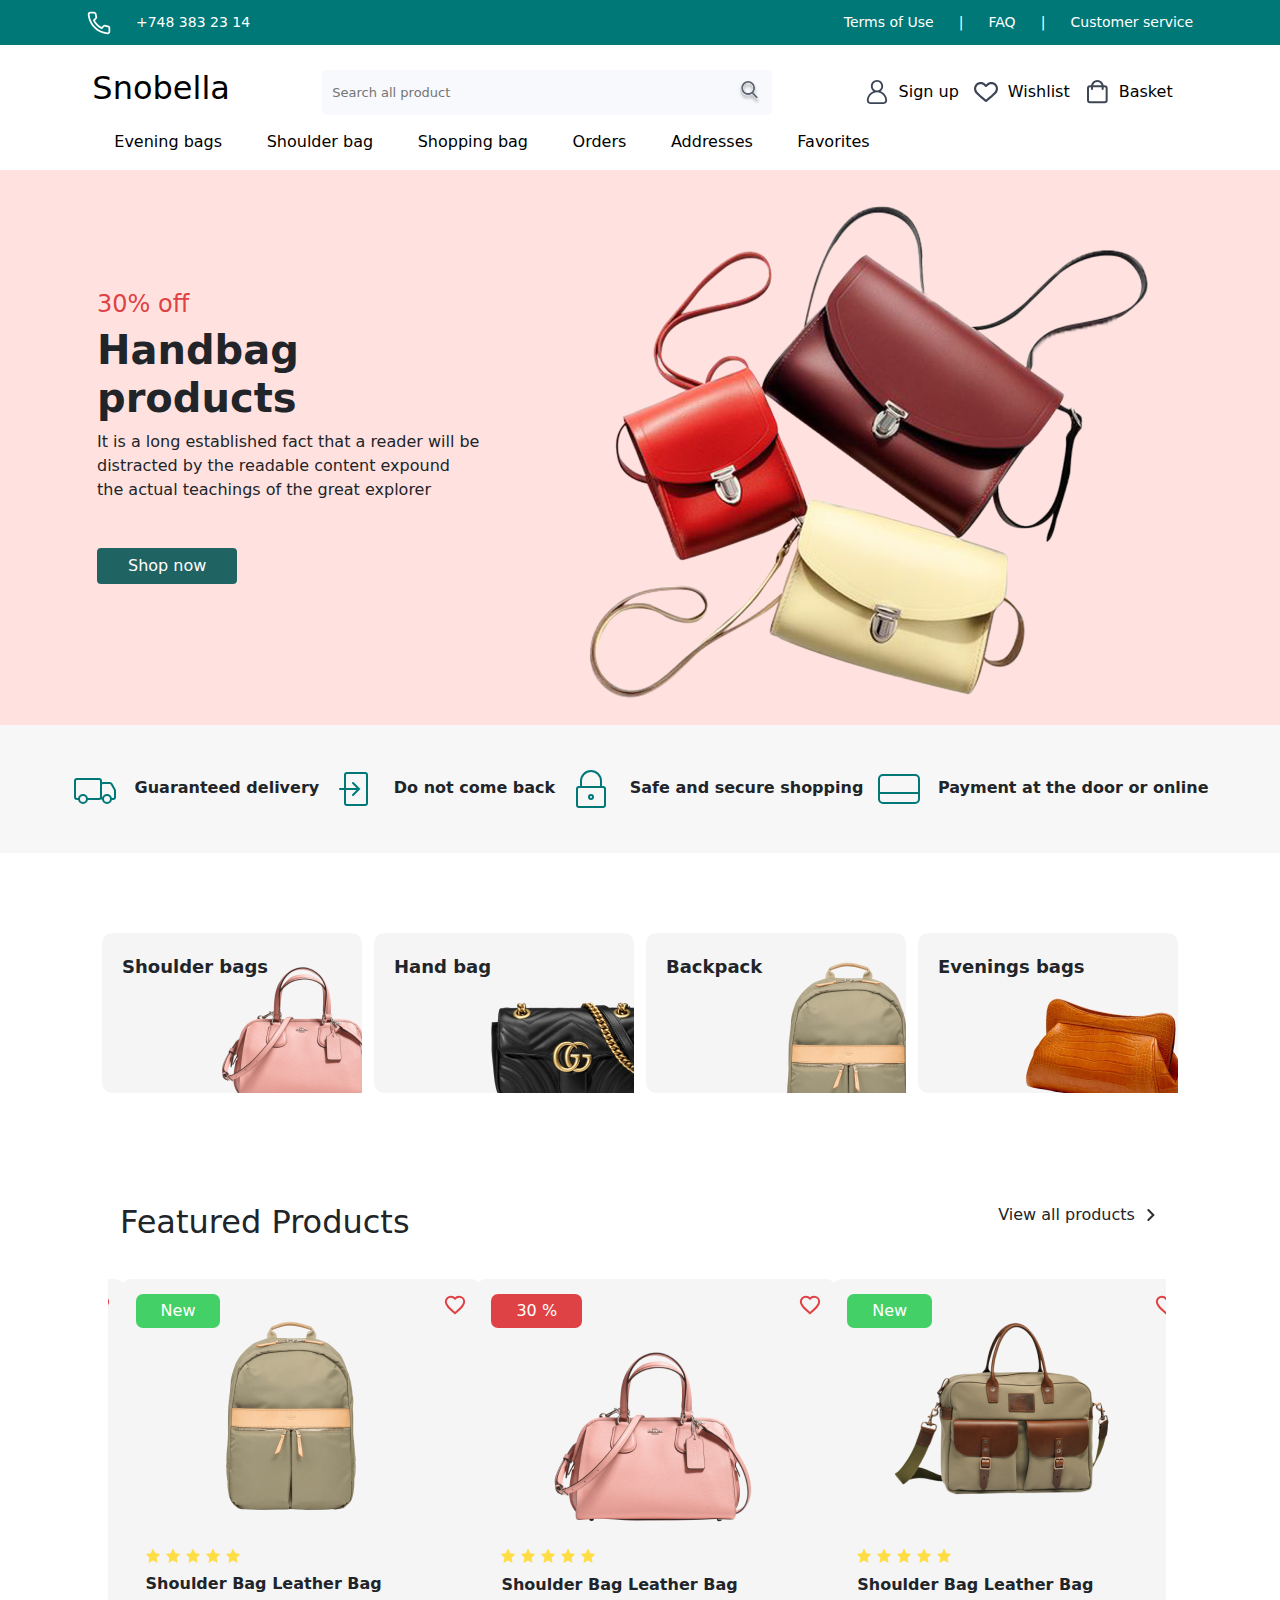
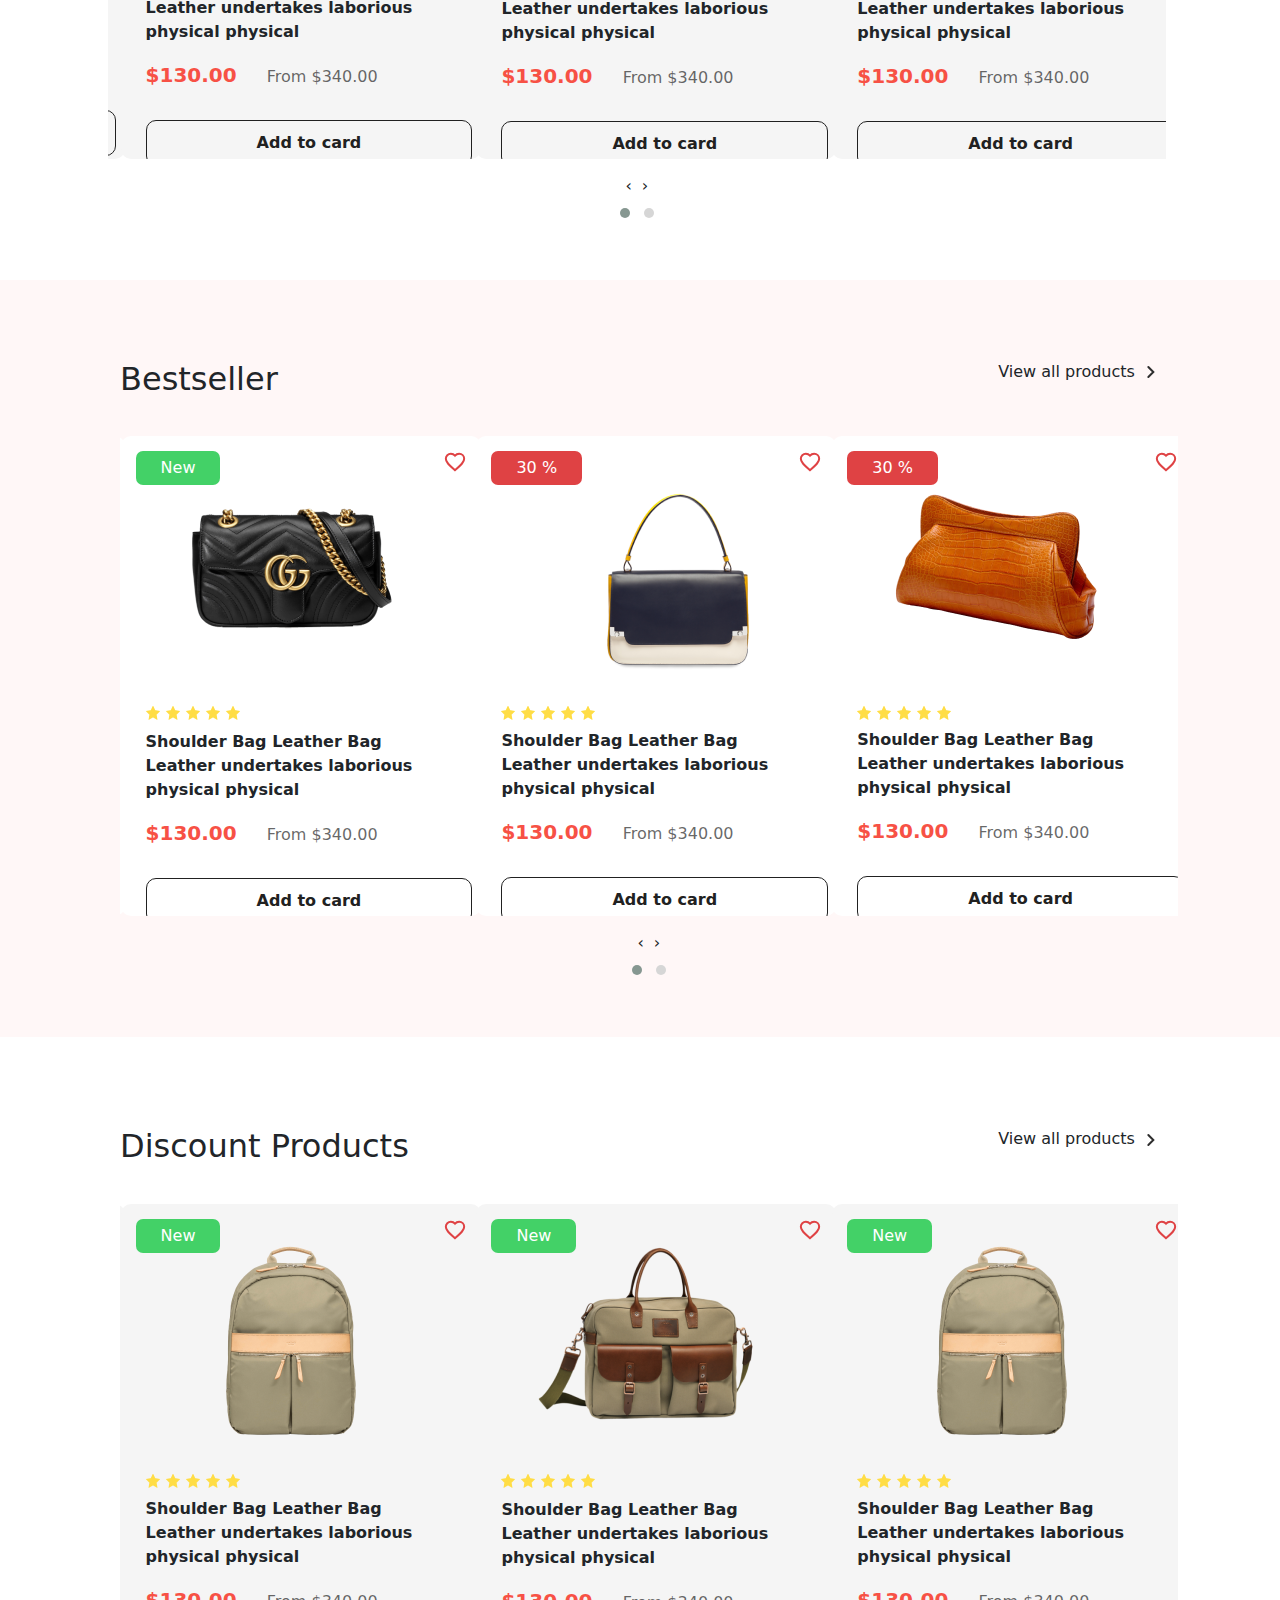
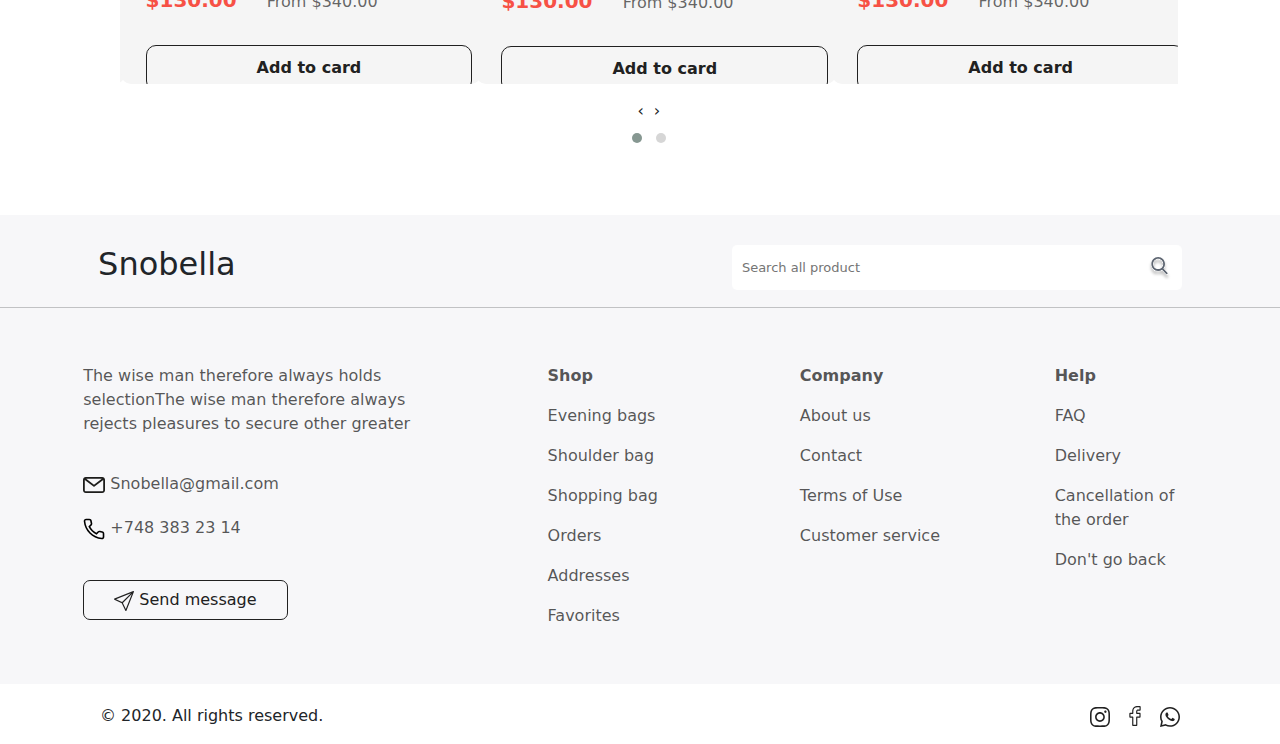
<file: index.html>
<!DOCTYPE html>
<html lang="en">
<head>
    <meta charset="UTF-8">
    <meta http-equiv="X-UA-Compatible" content="IE=edge">
    <meta name="viewport" content="width=device-width, initial-scale=1.0">
    <link rel="stylesheet" href="./bootstrap.min.css">
    <link rel="stylesheet" href="./style.css">
    <link rel="stylesheet" href="https://cdnjs.cloudflare.com/ajax/libs/OwlCarousel2/2.3.4/assets/owl.carousel.min.css" integrity="sha512-tS3S5qG0BlhnQROyJXvNjeEM4UpMXHrQfTGmbQ1gKmelCxlSEBUaxhRBj/EFTzpbP4RVSrpEikbmdJobCvhE3g==" crossorigin="anonymous" referrerpolicy="no-referrer" />
    <link rel="stylesheet" href="https://cdnjs.cloudflare.com/ajax/libs/OwlCarousel2/2.3.4/assets/owl.theme.default.min.css" integrity="sha512-sMXtMNL1zRzolHYKEujM2AqCLUR9F2C4/05cdbxjjLSRvMQIciEPCQZo++nk7go3BtSuK9kfa/s+a4f4i5pLkw==" crossorigin="anonymous" referrerpolicy="no-referrer" />
    <title>Snobella</title>
</head>
<body>
<header>
    <div class="head">
        <div>
            <img src="./image/phone-call.svg" alt="phone-call">
            <a href="#">+748 383 23 14</a>
        </div>
        <div class="faq">
            <a href="#">Terms of Use</a>
            <p>|</p>
            <a href="#">FAQ</a>
            <p>|</p>
            <a href="#">Customer service</a>
        </div>
    </div>
    <div class="hdr">
     <a href="./index.html"><h2>Snobella</h2></a>
        <input class="search" type="text" placeholder="Search all product">
        <div class="icons">
            <img src="./image/avatar.svg" alt="avatar">
            <p><a data-bs-toggle="modal" href="#exampleModal">Sign up</a></p>
            <img src="./image/heart.svg" alt="heart"> 
            <p><a href="./index7.html">Wishlist</a></p>
            <img src="./image/bag.svg" alt="bag">
            <p><a href="./index4.html">Basket</a></p>
          </div>
          <img id="menu" src="./image/menu.svg">
          <div id="menubox">
            <button id="btnx">X</button>
            <ul>
              <li><img src="./image/avatar.svg" alt="avatar"><a data-bs-toggle="modal" href="#exampleModal">Sign up</a></li> 
              <li> <img src="./image/heart.svg" alt="heart"><a href="./index7.html">Wishlist</a></li>
              <li> <img src="./image/bag.svg" alt="bag"><a href="./index4.html">Basket</a></li>
            </ul>
            <ul class="menu1">
              <li><a href="./index.html">Evening bags</a></li>
              <li><a href="./index2.html">Shoulder bag </a></li>
              <li><a href="./index4.html">Shopping bag</a></li>
              <li><a href="./index5.html">Orders</a></li>
              <li><a href="./index6.html">Addresses</a></li>                                                                                                                                                                                                                                                                                                                                                                                                                                                                                                                                                                                                                                                                                                                                                                                                                                                                                                                                                                                                                                                                                                                                                                                                                                                                                                                                                                                                   
              <li><a href="./index7.html">Favorites</a></li>
          </ul>
          </div>
    </div>
    <!-- modal -->
    <div class="modal fade" id="exampleModal" tabindex="-1" aria-labelledby="exampleModalLabel" aria-hidden="true">
        <div class="modal-dialog">
          <div class="modal-content">
            <div class="modal-header">
              <h5 class="modal-title ttop" id="exampleModalLabel">Create Account </h5>
              <button type="button" class="btn-close" data-bs-dismiss="modal" aria-label="Close"></button>
            </div>
            <p class="exc">Excepteur sint occaecat cupidatat mollit </p>
            <div class="modal-body">
              <label>Email</label><br>
               <input class="inputm" type="text" >
               <div class="form-check">
                <input class="form-check-input" type="checkbox" value="" id="flexCheckDefault">
                <label class="form-check-label" for="flexCheckDefault">
                    I have read and agree to the terms of use.
                </label>
              </div>
              <button class="btn7 ppdd"  data-bs-toggle="modal" data-bs-target="#exampleModal7">Continue</button>
              <p class="sign">Already have an account? <a id="singIn" data-bs-toggle="modal" href="#exampleModal2">Sign in</a></p>
            </div>
            <div class="modal-footer">
            </div>
          </div>
        </div>
      </div>
    <!-- modal2 -->
      <div class="modal fade" id="exampleModal2" tabindex="-1" aria-labelledby="exampleModalLabel" aria-hidden="true">
        <div class="modal-dialog">
          <div class="modal-content tt">
            <div class="modal-header">
              <h5 class="modal-title ttop leftt" id="exampleModalLabel">Login</h5>
              <button type="button" class="btn-close" data-bs-dismiss="modal" aria-label="Close"></button>
            </div>
            <p class="exc">Nor again is there anyone who to enjoy a pleasure that <br>
                or pursues or desires to obtain </p>
            <div class="modal-body">
              <label>Email</label><br>
               <input class="inputm" type="text" ><br>
               <label class="code">Code <a class="forgot" data-bs-toggle="modal" href="#exampleModal3">Forgot your password?</a> </label><br>
               <input class="inputm" type="password" >
               <div class="form-check">
                <input class="form-check-input" type="checkbox" value="" id="flexCheckDefault">
                <label class="form-check-label" for="flexCheckDefault">
                    I have read and agree to the terms of use.
                </label>
              </div>
              <button class="btn7 ppdd"  data-bs-toggle="modal" data-bs-target="#exampleModal" >Login</button>
              <p class="sign">Don't have an account yet? <a data-bs-toggle="modal" href="#exampleModal2">Create now</a></p>
            </div>
            <div class="modal-footer">
            </div>
          </div>
        </div>
      </div>
<!-- modal3 -->
<div class="modal fade" id="exampleModal3" tabindex="-1" aria-labelledby="exampleModalLabel" aria-hidden="true">
    <div class="modal-dialog">
      <div class="modal-content">
        <div class="modal-header">
          <h5 class="modal-title ttop" id="exampleModalLabel">Forgot your password? </h5>
          <button type="button" class="btn-close" data-bs-dismiss="modal" aria-label="Close"></button>
        </div>
        <p class="exc">Nor again is there anyone who to enjoy a pleasure that <br>
            or pursues or desires to obtain </p>
        <div class="modal-body">
          <label>Enter your email</label><br>
           <input class="inputm" type="text" >
          <button class="btn7 ppdd"  data-bs-toggle="modal" data-bs-target="#exampleModal4">Continue</button>
        </div>
        <div class="modal-footer">
        </div>
      </div>
    </div>
  </div>
<!-- modal4 -->
<div class="modal fade" id="exampleModal4" tabindex="-1" aria-labelledby="exampleModalLabel" aria-hidden="true">
    <div class="modal-dialog">
      <div class="modal-content">
        <div class="modal-header">
          <h5 class="modal-title ttop" id="exampleModalLabel">Forgot your password? </h5>
          <button type="button" class="btn-close" data-bs-dismiss="modal" aria-label="Close"></button>
        </div>
        <p class="exc">Nor again is there anyone who to enjoy a pleasure that <br>
            or pursues or desires to obtain </p>
        <div class="modal-body">
          <label>Code</label><br>
           <input class="inputm" type="password" placeholder=" * * * * * * " >
          <button class="btn7 ppdd"  data-bs-toggle="modal" data-bs-target="#exampleModal5">Approve</button>
          <p class="sign">Code not sent? Send again (01:00 then)</p>
        </div>
        <div class="modal-footer">
        </div>
      </div>
    </div>
  </div>
<!-- modal5 -->
<div class="modal fade" id="exampleModal5" tabindex="-1" aria-labelledby="exampleModalLabel" aria-hidden="true">
    <div class="modal-dialog">
      <div class="modal-content">
        <div class="modal-header">
          <h5 class="modal-title ttop" id="exampleModalLabel">Reset password </h5>
          <button type="button" class="btn-close" data-bs-dismiss="modal" aria-label="Close"></button>
        </div>
        <p class="exc">Nor again is there anyone who to enjoy a pleasure that <br>
            or pursues or desires to obtain </p>
        <div class="modal-body">
          <label>New password</label><br>
           <input class="inputm" type="password" >
          <button class="btn7 ppdd"  data-bs-toggle="modal" data-bs-target="#exampleModal6">Approve</button>
        </div>
        <div class="modal-footer">
        </div>
      </div>
    </div>
  </div>
  <!-- modal6 -->
<div class="modal fade" id="exampleModal6" tabindex="-1" aria-labelledby="exampleModalLabel" aria-hidden="true">
    <div class="modal-dialog">
      <div class="modal-content">
        <div class="modal-header">
          <h5 class="modal-title ttop" id="exampleModalLabel"> </h5>
          <button type="button" class="btn-close" data-bs-dismiss="modal" aria-label="Close"></button>
        </div>
        <!-- <p class="exc">Nor again is there anyone who to enjoy a pleasure that <br>
            or pursues or desires to obtain </p> -->
        <div class="modal-body ctr">
             <div class="vektor"><img src="./image/Vector.svg"></div>
             <h5>Password updated successfully</h5>
             <p>Please reload your account enter</p>
          <button class="btn7 ppdd"  data-bs-toggle="modal" data-bs-target="#exampleModalX">Login</button>
        </div>
        <div class="modal-footer">
        </div>
      </div>
    </div>
  </div>
<!-- modal7 -->
<div class="modal fade" id="exampleModal7" tabindex="-1" aria-labelledby="exampleModalLabel" aria-hidden="true">
    <div class="modal-dialog">
      <div class="modal-content">
        <div class="modal-header">
          <h5 class="modal-title ttop" id="exampleModalLabel">Create Account </h5>
          <button type="button" class="btn-close" data-bs-dismiss="modal" aria-label="Close"></button>
        </div>
        <p class="exc">Nor again is there anyone who to enjoy a pleasure that <br>
            or pursues or desires to obtain </p>
        <div class="modal-body">
          <label>Code</label><br>
           <input class="inputm" type="password" placeholder=" * * * * * * " >
          <button class="btn7 ppdd"  data-bs-toggle="modal" data-bs-target="#exampleModal8">Approve</button>
          <p class="sign">Code not sent? Send again (01:00 then)</p>
        </div>
        <div class="modal-footer">
        </div>
      </div>
    </div>
  </div>
   <!-- modal8 -->
   <div class="modal fade" id="exampleModal8" tabindex="-1" aria-labelledby="exampleModalLabel" aria-hidden="true">
    <div class="modal-dialog">
      <div class="modal-content tt">
        <div class="modal-header">
          <h5 class="modal-title ttop" id="exampleModalLabel">Create Account</h5>
          <button type="button" class="btn-close" data-bs-dismiss="modal" aria-label="Close"></button>
        </div>
        <p class="exc">Nor again is there anyone who to enjoy a pleasure that <br>
            or pursues or desires to obtain </p>
        <div class="modal-body">
          <label>First name and Last name</label><br>
           <input class="inputm" type="text" ><br>
           <label class="code">Password</label><br>
           <input class="inputm" type="password" >
           <div class="form-check">
            <input class="form-check-input" type="checkbox" value="" id="flexCheckDefault">
            <label class="form-check-label" for="flexCheckDefault">
                I have read and agree to the terms of use.
            </label>
          </div>
          <button class="btn7 ppdd"  data-bs-toggle="modal" data-bs-target="#exampleModal2" >Complete</button>
        </div>
        <div class="modal-footer">
        </div>
      </div>
    </div>
  </div>
    <ul class="menu">
        <li><a href="./index.html">Evening bags</a></li>
        <li><a href="./index2.html">Shoulder bag </a></li>
        <li><a href="./index4.html">Shopping bag</a></li>
        <li><a href="./index5.html">Orders</a></li>
        <li><a href="./index6.html">Addresses</a></li>                                                                                                                                                                                                                                                                                                                                                                                                                                                                                                                                                                                                                                                                                                                                                                                                                                                                                                                                                                                                                                                                                                                                                                                                                                                                                                                                                                                                   
        <li><a href="./index7.html">Favorites</a></li>
    </ul>
</header>
<div class="slider">
    <div class="text">
           <h2>30% off</h2>
           <h3>Handbag products</h3>
           <p class="ttt">It is a long established fact that a reader will be distracted by the readable content expound the actual teachings of the great explorer  </p>
           <button class="btn">Shop now</button>
        </div>
        <img src="./image/bags.png" alt="bags">
       </div>
   <div class="box">
    <div class="safe">
        <img src="./image/transport .svg" alt="transport">
        <span>Guaranteed delivery</span>
    </div>
    <div class="safe">
        <img src="./image/entrance.svg" alt="entrance">
        <span>Do not come back</span>
    </div>
    <div class="safe">
        <img src="./image/lock-alt.svg" alt="lock-alt">
        <span>Safe and secure shopping</span>
    </div>
    <div class="safe">
        <img src="./image/credit-card.svg" alt="credit-card">
        <span>Payment at the door or online</span>
    </div>
    </div>
<div class="box2">
  <div class="mbox">
      <span>Shoulder  bags</span>
      <img src="./image/shoulder-bag.png" alt="shoulder-bag">
  </div>
  <div class="mbox">
      <span>Hand bag</span>
      <img src="./image/hand-bag.png" alt="hand-bag">
  </div>
  <div class="mbox">
      <span>Backpack</span>
      <img src="./image/backpack.png" alt="backpack">
  </div>
  <div class="mbox">
      <span>Evenings bags</span>
      <img src="./image/evenings-bag.png" alt="evenings-bag">
  </div>
</div>
<!-- carousel -->
 <div class="txt">
  <h2>Featured Products</h2> 
  <span>View all products <img src="./image/left.svg" alt="left"></span>
</div> 
<div class="owl-carousel owl-theme row">
<div class="item">  
  <div class="object">
  <button class="btn2">New</button>
  <img class="heart" src="./image/heart0.svg" alt="heart">
  <img class="bag" src="./image/backpack1.png" alt="backpack">
  <img class="star" src="./image/star.svg" alt="star">
  <p>Shoulder Bag Leather Bag Leather undertakes laborious physical physical </p>
  <span>$130.00</span>
  <span class="span">From $340.00</span>
  <button class="btn3">Add to card</button>
</div></div>
<div class="item">  
  <div class="object ">
  <button class="btn2 red">30 %</button>
  <img class="heart" src="./image/heart0.svg" alt="heart">
  <img class="bag bbot" src="./image/handbag.png" alt="backpack">
  <img class="star" src="./image/star.svg" alt="star">
  <p>Shoulder Bag Leather Bag Leather undertakes laborious physical physical </p>
  <span>$130.00</span>
  <span class="span">From $340.00</span>
  <button class="btn3">Add to card</button>
</div></div>
<div class="item">   
  <div class="object">
  <button class="btn2">New</button>
  <img class="heart" src="./image/heart0.svg" alt="heart">
  <img class="bag boot" src="./image/shoulder-bag2.png" alt="backpack">
  <img class="star" src="./image/star.svg" alt="star">
  <p>Shoulder Bag Leather Bag Leather undertakes laborious physical physical </p>
  <span>$130.00</span>
  <span class="span">From $340.00</span>
  <button class="btn3">Add to card</button>
</div></div>
<div class="item"> 
  <div class="object">
  <button class="btn2">30 %</button>
  <img class="heart" src="./image/heart0.svg" alt="heart">
  <img class="bag bot" src="./image/bag2.png" alt="backpack">
  <img class="star" src="./image/star.svg" alt="star">
  <p>Shoulder Bag Leather Bag Leather undertakes laborious physical physical </p>
  <span>$130.00</span>
  <span class="span">From $340.00</span>
  <button class="btn3 mt">Add to card</button>
</div>
</div>
</div>
<!-- carousel2 -->
<div class="pink">
  <div class="txt">
    <h2>Bestseller</h2> 
    <span>View all products <img src="./image/left.svg" alt="left"></span>
  </div> 
  <div class="owl-carousel owl-theme">
  <div class="item">  
    <div class="object w">
      <button class="btn2">New</button>
      <img class="heart" src="./image/heart0.svg" alt="heart">
      <img class="bag bott" src="./image/bag1.png" alt="backpack">
      <img class="star" src="./image/star.svg" alt="star">
      <p>Shoulder Bag Leather Bag Leather undertakes laborious physical physical </p>
      <span>$130.00</span>
      <span class="span">From $340.00</span>
      <button class="btn3">Add to card</button>
  </div></div>
  <div class="item">  
  <div class="object w ">
    <button class="btn2 red">30 %</button>
    <img class="heart" src="./image/heart0.svg" alt="heart">
    <img class="bag bot" src="./image/bag2.png" alt="backpack">
    <img class="star" src="./image/star.svg" alt="star">
    <p>Shoulder Bag Leather Bag Leather undertakes laborious physical physical </p>
    <span>$130.00</span>
    <span class="span">From $340.00</span>
    <button class="btn3">Add to card</button>
  </div></div>
  <div class="item">   
    <div class="object w">
      <button class="btn2 red">30 %</button>
      <img class="heart" src="./image/heart0.svg" alt="heart">
      <img class="bag pad" src="./image/bag3png.png" alt="backpack">
      <img class="star" src="./image/star.svg" alt="star">
      <p>Shoulder Bag Leather Bag Leather undertakes laborious physical physical </p>
      <span>$130.00</span>
      <span class="span">From $340.00</span>
      <button class="btn3">Add to card</button>
  </div></div>
  <div class="item"> 
    <div class="object w">
    <button class="btn2">30 %</button>
    <img class="heart" src="./image/heart0.svg" alt="heart">
    <img class="bag bot" src="./image/bag2.png" alt="backpack">
    <img class="star" src="./image/star.svg" alt="star">
    <p>Shoulder Bag Leather Bag Leather undertakes laborious physical physical </p>
    <span>$130.00</span>
    <span class="span">From $340.00</span>
    <button class="btn3 mt">Add to card</button>
  </div>
  </div>
  </div>
</div>
<!-- carousel3 -->
<div class="pp">
<div class="txt">
  <h2>Discount Products</h2> 
  <span>View all products <img src="./image/left.svg" alt="left"></span>
</div> 
<div class="owl-carousel owl-theme">
<div class="item">  
  <div class="object">
    <button class="btn2">New</button>
    <img class="heart" src="./image/heart0.svg" alt="heart">
    <img class="bag" src="./image/backpack1.png" alt="backpack">
    <img class="star" src="./image/star.svg" alt="star">
    <p>Shoulder Bag Leather Bag Leather undertakes laborious physical physical </p>
    <span>$130.00</span>
    <span class="span">From $340.00</span>
    <button class="btn3">Add to card</button>
</div></div>
<div class="item">  
  <div class="object">
    <button class="btn2">New</button>
    <img class="heart" src="./image/heart0.svg" alt="heart">
    <img class="bag boot" src="./image/shoulder-bag2.png" alt="backpack">
    <img class="star" src="./image/star.svg" alt="star">
    <p>Shoulder Bag Leather Bag Leather undertakes laborious physical physical </p>
    <span>$130.00</span>
    <span class="span">From $340.00</span>
    <button class="btn3">Add to card</button>
</div></div>
<div class="item">   
  <div class="object">
    <button class="btn2">New</button>
    <img class="heart" src="./image/heart0.svg" alt="heart">
    <img class="bag" src="./image/backpack1.png" alt="backpack">
    <img class="star" src="./image/star.svg" alt="star">
    <p>Shoulder Bag Leather Bag Leather undertakes laborious physical physical </p>
    <span>$130.00</span>
    <span class="span">From $340.00</span>
    <button class="btn3">Add to card</button>
</div></div>
<div class="item"> 
  <div class="object">
    <button class="btn2">30 %</button>
    <img class="heart" src="./image/heart0.svg" alt="heart">
    <img class="bag bot" src="./image/bag2.png" alt="backpack">
    <img class="star" src="./image/star.svg" alt="star">
    <p>Shoulder Bag Leather Bag Leather undertakes laborious physical physical </p>
    <span>$130.00</span>
    <span class="span">From $340.00</span>
    <button class="btn3 mt">Add to card</button>
  </div>
</div>
</div>
</div>
<footer>
    <div class="foot">
        <h2>Snobella</h2>
        <input class="search wh" type="text" placeholder="Search all product">
    </div><hr>
    <div class="df">
        <div class="txxt">
            <p class="txt2">The wise man therefore always holds 
                selectionThe wise man therefore always 
                rejects pleasures to secure other greater</p>
                <div class="top">
                    <img src="./image/email.svg" alt="email">
                    <span>Snobella@gmail.com</span>
                </div>
                <div class="top">
                    <img src="./image/call.svg" alt="call">
            <span>+748 383 23 14</span>
        </div class="top">
        <button class="btn4"><img src="./image/send.svg" alt="send"> Send message</button>
    </div>
    <div class="sh">
      <div class="shop">
        <p> <strong>Shop</strong></p>
        <p><a href="./index.html">Evening bags</a></p>
        <p><a href="./index2.html">Shoulder bag</a></p>
        <p><a href="./index4.html">Shopping bag</a></p>
        <p><a href="./index5.html">Orders</a></p>
        <p><a href="./index6.html">Addresses</a></p>
        <p><a href="./index7.html">Favorites</a></p>
    </div>
    <div class="comp">
        <p><strong>Company</strong></p>
        <p><a href="#">About us</a></p>
        <p><a href="#">Contact</a></p>
        <p><a href="#">Terms of Use</a></p>
        <p><a href="#">Customer service</a></p>
    </div>
    <div class="help">
        <p><strong>Help</strong></p>
           <p><a href="#">FAQ</a></p>
           <p><a href="#">Delivery</a></p>
           <p><a href="#">Cancellation of the order</a></p>
           <p><a href="#">Don't go back</a></p>
        </div>
    </div>
        </div>
</div>
</footer>
<div class="footer">
    <p>© 2020. All rights reserved.</p>
    <div>
        <img src="./image/instagram.svg" alt="instagram">
        <img src="./image/facebook.svg" alt="facebook">
        <img src="./image/whatsapp.svg" alt="whatsapp">
    </div>
</div>


<script src="https://cdnjs.cloudflare.com/ajax/libs/jquery/3.6.0/jquery.min.js" integrity="sha512-894YE6QWD5I59HgZOGReFYm4dnWc1Qt5NtvYSaNcOP+u1T9qYdvdihz0PPSiiqn/+/3e7Jo4EaG7TubfWGUrMQ==" crossorigin="anonymous" referrerpolicy="no-referrer"></script>
<script src="https://cdnjs.cloudflare.com/ajax/libs/OwlCarousel2/2.3.4/owl.carousel.min.js" integrity="sha512-bPs7Ae6pVvhOSiIcyUClR7/q2OAsRiovw4vAkX+zJbw3ShAeeqezq50RIIcIURq7Oa20rW2n2q+fyXBNcU9lrw==" crossorigin="anonymous" referrerpolicy="no-referrer"></script>
<script src="./bootstrap.min.js"></script>
<script src="./app.js"></script>
</body>
</html>
</file>
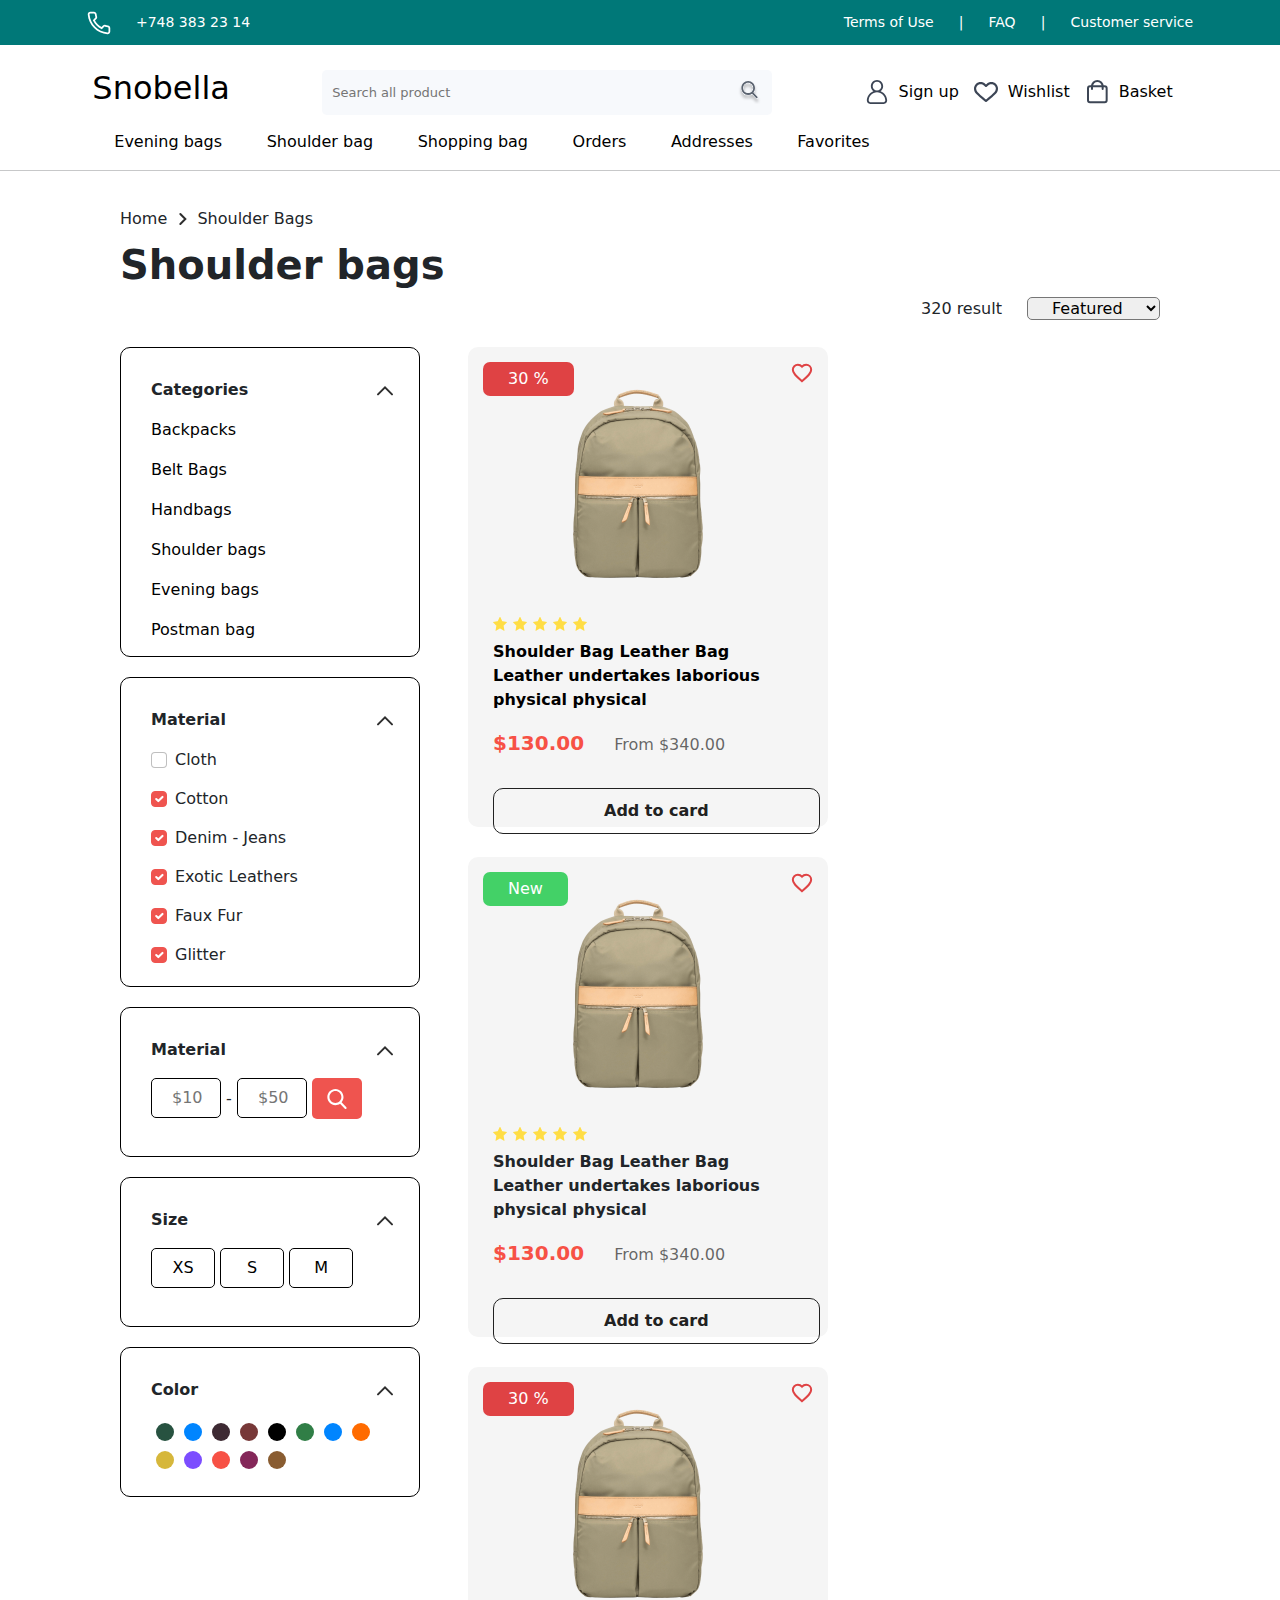
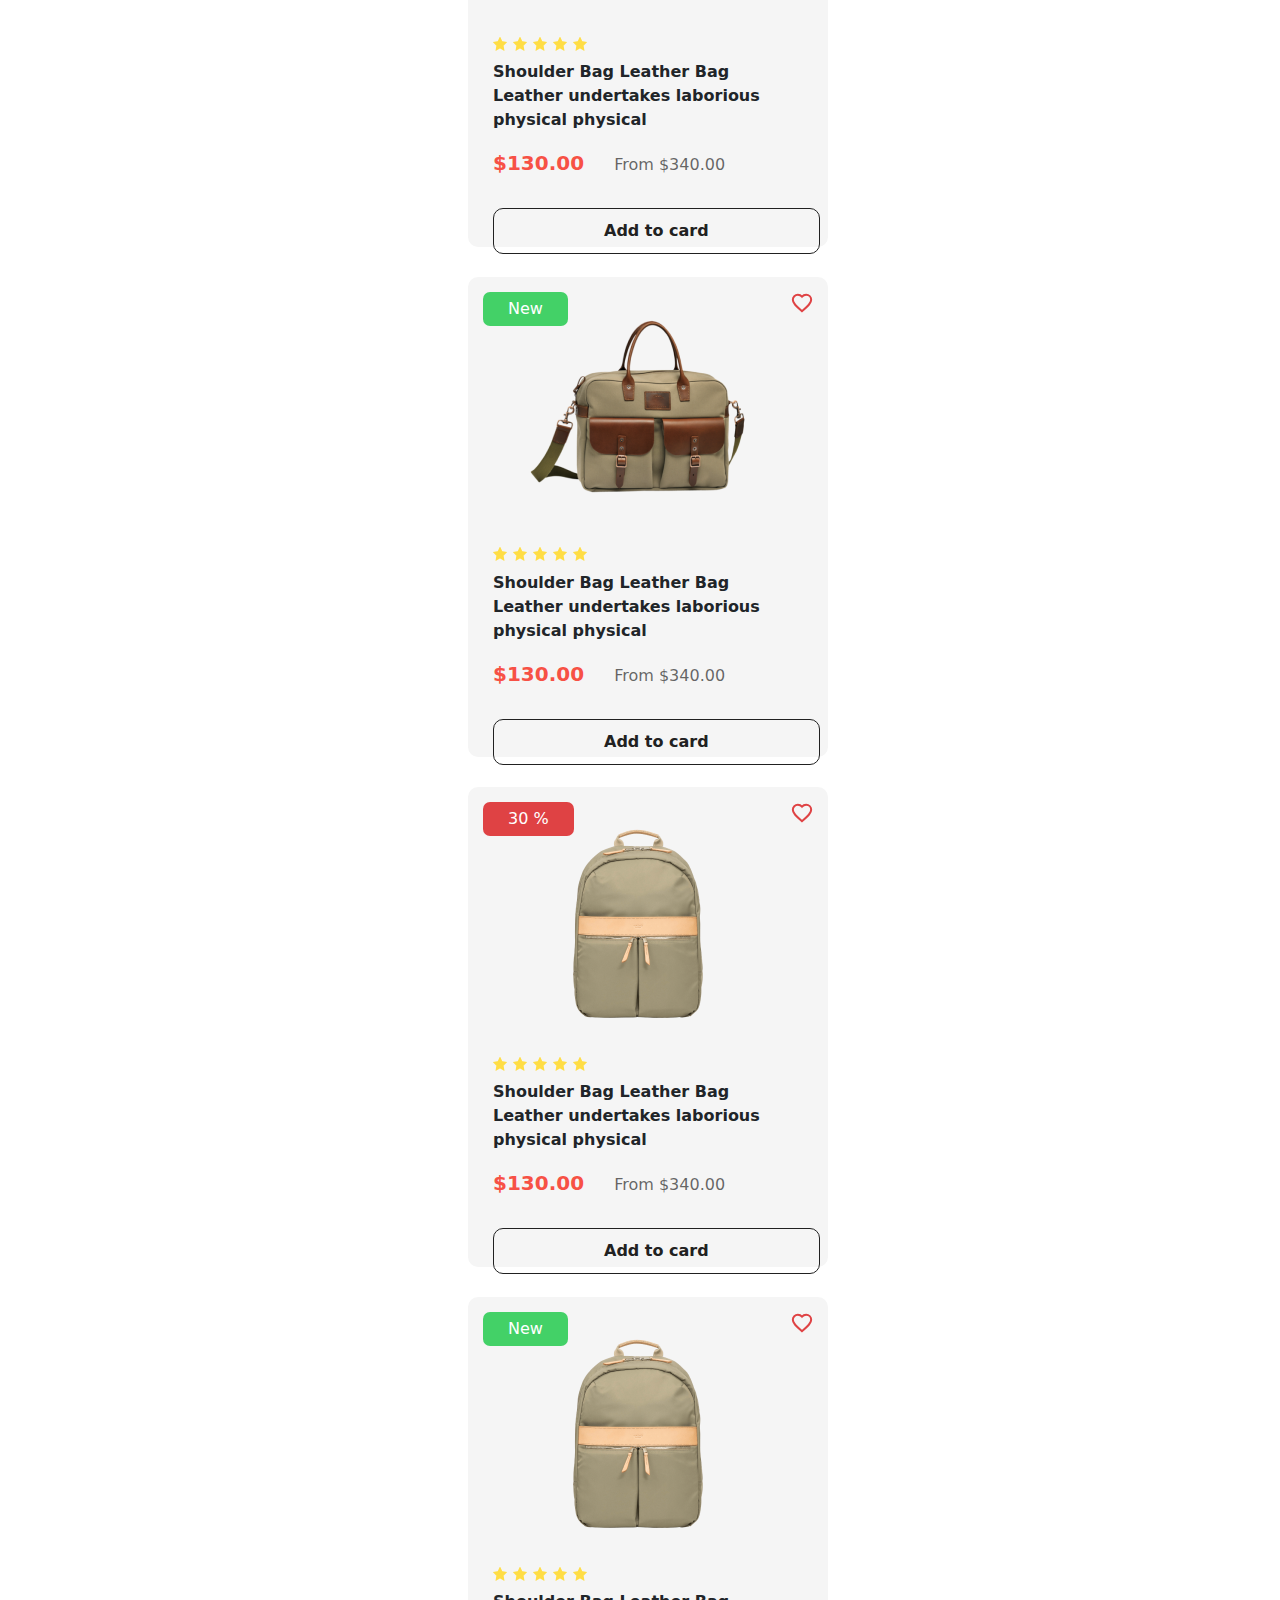
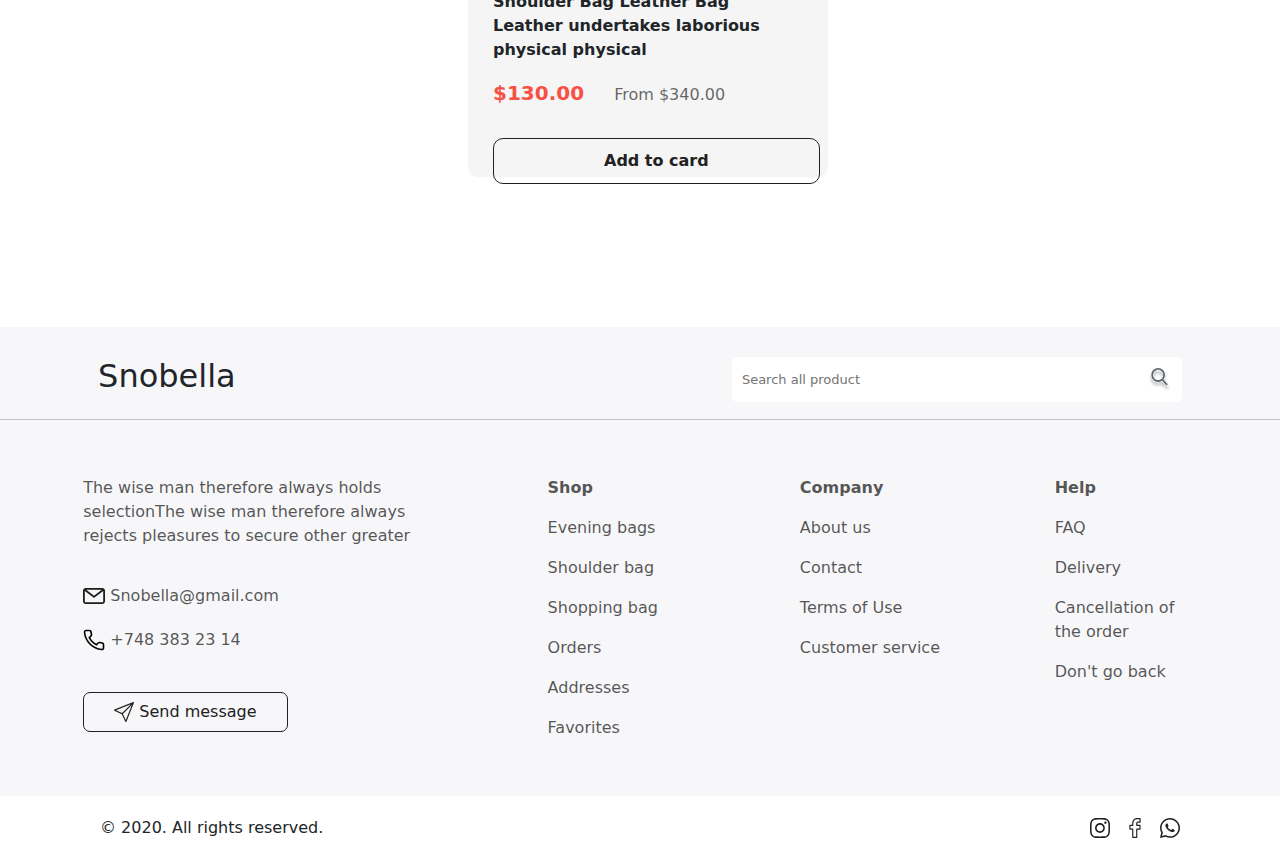
<file: index2.html>
<!DOCTYPE html>
<html lang="en">
<head>
    <meta charset="UTF-8">
    <meta http-equiv="X-UA-Compatible" content="IE=edge">
    <meta name="viewport" content="width=device-width, initial-scale=1.0">
    <link rel="stylesheet" href="./style.css">
    <link rel="stylesheet" href="./bootstrap.min.css">
    <title>Shoulder bag</title>
</head>
<body>
    <header>
        <div class="head">
            <div>
                <img src="./image/phone-call.svg" alt="phone-call">
                <a href="#">+748 383 23 14</a>
            </div>
            <div class="faq">
                <a href="#">Terms of Use</a>
                <p>|</p>
                <a href="#">FAQ</a>
                <p>|</p>
                <a href="#">Customer service</a>
            </div>
        </div>
        <div class="hdr">
            <a href="./index.html"><h2>Snobella</h2></a>
            <input class="search" type="text" placeholder="Search all product">
            <div class="icons">
              <img src="./image/avatar.svg" alt="avatar">
              <p><a data-bs-toggle="modal" href="#exampleModal">Sign up</a></p>
              <img src="./image/heart.svg" alt="heart">
              <p><a href="./index7.html">Wishlist</a></p>
              <img src="./image/bag.svg" alt="bag">
              <p><a href="./index4.html">Basket</a></p>
            </div>
            <img id="menu" src="./image/menu.svg">
            <div id="menubox">
              <button id="btnx">X</button>
              <ul>
                <li><img src="./image/avatar.svg" alt="avatar"><a data-bs-toggle="modal" href="#exampleModal">Sign up</a></li> 
                <li> <img src="./image/heart.svg" alt="heart"><a href="./index7.html">Wishlist</a></li>
                <li> <img src="./image/bag.svg" alt="bag"><a href="./index4.html">Basket</a></li>
              </ul>
              <ul class="menu1">
                <li><a href="./index.html">Evening bags</a></li>
                <li><a href="./index2.html">Shoulder bag </a></li>
                <li><a href="./index4.html">Shopping bag</a></li>
                <li><a href="./index5.html">Orders</a></li>
                <li><a href="./index6.html">Addresses</a></li>                                                                                                                                                                                                                                                                                                                                                                                                                                                                                                                                                                                                                                                                                                                                                                                                                                                                                                                                                                                                                                                                                                                                                                                                                                                                                                                                                                                                   
                <li><a href="./index7.html">Favorites</a></li>
            </ul>
            </div>
        </div>

          <!-- modal -->
    <div class="modal fade" id="exampleModal" tabindex="-1" aria-labelledby="exampleModalLabel" aria-hidden="true">
      <div class="modal-dialog">
        <div class="modal-content">
          <div class="modal-header">
            <h5 class="modal-title ttop" id="exampleModalLabel">Create Account </h5>
            <button type="button" class="btn-close" data-bs-dismiss="modal" aria-label="Close"></button>
          </div>
          <p class="exc">Excepteur sint occaecat cupidatat mollit </p>
          <div class="modal-body">
            <label>Email</label><br>
             <input class="inputm" type="text" >
             <div class="form-check">
              <input class="form-check-input" type="checkbox" value="" id="flexCheckDefault">
              <label class="form-check-label" for="flexCheckDefault">
                  I have read and agree to the terms of use.
              </label>
            </div>
            <button class="btn7 ppdd"  data-bs-toggle="modal" data-bs-target="#exampleModal7">Continue</button>
            <p class="sign">Already have an account? <a data-bs-toggle="modal" href="#exampleModal2">Sign in</a></p>
          </div>
          <div class="modal-footer">
          </div>
        </div>
      </div>
    </div>
  <!-- modal2 -->
    <div class="modal fade" id="exampleModal2" tabindex="-1" aria-labelledby="exampleModalLabel" aria-hidden="true">
      <div class="modal-dialog">
        <div class="modal-content tt">
          <div class="modal-header">
            <h5 class="modal-title ttop leftt" id="exampleModalLabel">Login</h5>
            <button type="button" class="btn-close" data-bs-dismiss="modal" aria-label="Close"></button>
          </div>
          <p class="exc">Nor again is there anyone who to enjoy a pleasure that <br>
              or pursues or desires to obtain </p>
          <div class="modal-body">
            <label>Email</label><br>
             <input class="inputm" type="text" ><br>
             <label class="code">Code <a class="forgot" data-bs-toggle="modal" href="#exampleModal3">Forgot your password?</a> </label><br>
             <input class="inputm" type="password" >
             <div class="form-check">
              <input class="form-check-input" type="checkbox" value="" id="flexCheckDefault">
              <label class="form-check-label" for="flexCheckDefault">
                  I have read and agree to the terms of use.
              </label>
            </div>
            <button class="btn7 ppdd"  data-bs-toggle="modal" data-bs-target="#exampleModal" >Login</button>
            <p class="sign">Don't have an account yet? <a data-bs-toggle="modal" href="#exampleModal2">Create now</a></p>
          </div>
          <div class="modal-footer">
          </div>
        </div>
      </div>
    </div>
<!-- modal3 -->
<div class="modal fade" id="exampleModal3" tabindex="-1" aria-labelledby="exampleModalLabel" aria-hidden="true">
  <div class="modal-dialog">
    <div class="modal-content">
      <div class="modal-header">
        <h5 class="modal-title ttop" id="exampleModalLabel">Forgot your password? </h5>
        <button type="button" class="btn-close" data-bs-dismiss="modal" aria-label="Close"></button>
      </div>
      <p class="exc">Nor again is there anyone who to enjoy a pleasure that <br>
          or pursues or desires to obtain </p>
      <div class="modal-body">
        <label>Enter your email</label><br>
         <input class="inputm" type="text" >
        <button class="btn7 ppdd"  data-bs-toggle="modal" data-bs-target="#exampleModal4">Continue</button>
      </div>
      <div class="modal-footer">
      </div>
    </div>
  </div>
</div>
<!-- modal4 -->
<div class="modal fade" id="exampleModal4" tabindex="-1" aria-labelledby="exampleModalLabel" aria-hidden="true">
  <div class="modal-dialog">
    <div class="modal-content">
      <div class="modal-header">
        <h5 class="modal-title ttop" id="exampleModalLabel">Forgot your password? </h5>
        <button type="button" class="btn-close" data-bs-dismiss="modal" aria-label="Close"></button>
      </div>
      <p class="exc">Nor again is there anyone who to enjoy a pleasure that <br>
          or pursues or desires to obtain </p>
      <div class="modal-body">
        <label>Code</label><br>
         <input class="inputm" type="password" placeholder=" * * * * * * " >
        <button class="btn7 ppdd"  data-bs-toggle="modal" data-bs-target="#exampleModal5">Approve</button>
        <p class="sign">Code not sent? Send again (01:00 then)</p>
      </div>
      <div class="modal-footer">
      </div>
    </div>
  </div>
</div>
<!-- modal5 -->
<div class="modal fade" id="exampleModal5" tabindex="-1" aria-labelledby="exampleModalLabel" aria-hidden="true">
  <div class="modal-dialog">
    <div class="modal-content">
      <div class="modal-header">
        <h5 class="modal-title ttop" id="exampleModalLabel">Reset password </h5>
        <button type="button" class="btn-close" data-bs-dismiss="modal" aria-label="Close"></button>
      </div>
      <p class="exc">Nor again is there anyone who to enjoy a pleasure that <br>
          or pursues or desires to obtain </p>
      <div class="modal-body">
        <label>New password</label><br>
         <input class="inputm" type="password" >
        <button class="btn7 ppdd"  data-bs-toggle="modal" data-bs-target="#exampleModal6">Approve</button>
      </div>
      <div class="modal-footer">
      </div>
    </div>
  </div>
</div>
<!-- modal6 -->
<div class="modal fade" id="exampleModal6" tabindex="-1" aria-labelledby="exampleModalLabel" aria-hidden="true">
  <div class="modal-dialog">
    <div class="modal-content">
      <div class="modal-header">
        <h5 class="modal-title ttop" id="exampleModalLabel"> </h5>
        <button type="button" class="btn-close" data-bs-dismiss="modal" aria-label="Close"></button>
      </div>
      <!-- <p class="exc">Nor again is there anyone who to enjoy a pleasure that <br>
          or pursues or desires to obtain </p> -->
      <div class="modal-body ctr">
           <div class="vektor"><img src="./image/Vector.svg"></div>
           <h5>Password updated successfully</h5>
           <p>Please reload your account enter</p>
        <button class="btn7 ppdd"  data-bs-toggle="modal" data-bs-target="#exampleModalX">Login</button>
      </div>
      <div class="modal-footer">
      </div>
    </div>
  </div>
</div>
<!-- modal7 -->
<div class="modal fade" id="exampleModal7" tabindex="-1" aria-labelledby="exampleModalLabel" aria-hidden="true">
  <div class="modal-dialog">
    <div class="modal-content">
      <div class="modal-header">
        <h5 class="modal-title ttop" id="exampleModalLabel">Create Account </h5>
        <button type="button" class="btn-close" data-bs-dismiss="modal" aria-label="Close"></button>
      </div>
      <p class="exc">Nor again is there anyone who to enjoy a pleasure that <br>
          or pursues or desires to obtain </p>
      <div class="modal-body">
        <label>Code</label><br>
         <input class="inputm" type="password" placeholder=" * * * * * * " >
        <button class="btn7 ppdd"  data-bs-toggle="modal" data-bs-target="#exampleModal8">Approve</button>
        <p class="sign">Code not sent? Send again (01:00 then)</p>
      </div>
      <div class="modal-footer">
      </div>
    </div>
  </div>
</div>
 <!-- modal8 -->
 <div class="modal fade" id="exampleModal8" tabindex="-1" aria-labelledby="exampleModalLabel" aria-hidden="true">
  <div class="modal-dialog">
    <div class="modal-content tt">
      <div class="modal-header">
        <h5 class="modal-title ttop" id="exampleModalLabel">Create Account</h5>
        <button type="button" class="btn-close" data-bs-dismiss="modal" aria-label="Close"></button>
      </div>
      <p class="exc">Nor again is there anyone who to enjoy a pleasure that <br>
          or pursues or desires to obtain </p>
      <div class="modal-body">
        <label>First name and Last name</label><br>
         <input class="inputm" type="text" ><br>
         <label class="code">Password</label><br>
         <input class="inputm" type="password" >
         <div class="form-check">
          <input class="form-check-input" type="checkbox" value="" id="flexCheckDefault">
          <label class="form-check-label" for="flexCheckDefault">
              I have read and agree to the terms of use.
          </label>
        </div>
        <button class="btn7 ppdd"  data-bs-toggle="modal" data-bs-target="#exampleModal2" >Complete</button>
      </div>
      <div class="modal-footer">
      </div>
    </div>
  </div>
</div>

        <ul class="menu">
          <li><a href="./index.html">Evening bags</a></li>
          <li><a href="./index2.html">Shoulder bag </a></li>
          <li><a href="./index4.html">Shopping bag</a></li>
          <li><a href="./index5.html">Orders</a></li>
          <li><a href="./index6.html">Addresses</a></li>                                                                                                                                                                                                                                                                                                                                                                                                                                                                                                                                                                                                                                                                                                                                                                                                                                                                                                                                                                                                                                                                                                                                                                                                                                                                                                                                                                                                   
          <li><a href="./index7.html">Favorites</a></li>
        </ul>
    </header>
<hr>
<div class="box4">
   <div class="main">
    <span>Home</span>
    <img src="./image/left.svg" alt="left">
    <span>Shoulder Bags</span>
    <h1>Shoulder bags</h1>
   </div>
   <div class="sel">
       <span>320 result</span>
       <select name="" id="">
           <option value="">Featured</option>
           <option value="">Featured</option>
       </select>
   </div>
  <div class="box5">
   
    <div class="clmn">
        <div class="minibox1">
            <p> <strong> Categories</strong></p>
            <img src="./image/top.svg" alt="top">
            <p><a href="#">Backpacks</a></p>
            <p><a href="#">Belt Bags</a></p>
            <p><a href="#">Handbags</a></p>
            <p><a href="#">Shoulder bags</a></p>
            <p><a href="#">Evening bags</a></p>
            <p><a href="#">Postman bag</a></p>
          </div>
          <div class="minibox1">
            <p> <strong> Material</strong></p>
            <img src="./image/top.svg" alt="top">
            <div class="form-check but">
                <input class="form-check-input" type="checkbox" value="" id="flexCheckDefault">
                <label class="form-check-label" for="flexCheckDefault">
                    Cloth           
                 </label>
              </div>
              <div class="form-check but">
                <input class="form-check-input" type="checkbox" value="" id="flexCheckChecked" checked>
                <label class="form-check-label" for="flexCheckChecked">
                    Cotton
                </label>
              </div>
              <div class="form-check but">
                <input class="form-check-input" type="checkbox" value="" id="flexCheckChecked" checked>
                <label class="form-check-label" for="flexCheckChecked">
                    Denim - Jeans
                </label>
              </div>
              <div class="form-check but">
                <input class="form-check-input" type="checkbox" value="" id="flexCheckChecked" checked>
                <label class="form-check-label" for="flexCheckChecked">
                    Exotic Leathers
                </label>
              </div>
              <div class="form-check but">
                <input class="form-check-input" type="checkbox" value="" id="flexCheckChecked" checked>
                <label class="form-check-label" for="flexCheckChecked">
                    Faux Fur
                </label>
              </div>
              <div class="form-check but">
                <input class="form-check-input" type="checkbox" value="" id="flexCheckChecked" checked>
                <label class="form-check-label" for="flexCheckChecked">
                    Glitter
                </label>
              </div>
          </div>
          <div class="price">
            <p> <strong>Material </strong></p>
            <img class="topp" src="./image/top.svg" alt="top">
             <input type="text" placeholder="$10">
             <span>-</span>
             <input type="text" placeholder="$50">
             <button class="btn5"><img class="searchimg" src="./image/search 2.svg" alt="search"></button>
          </div>
          <div class="price">
            <p> <strong>Size </strong></p>
            <img class="topp" src="./image/top.svg" alt="top">
             <button class="btn6">XS</button>
             <button class="btn6">S</button>
             <button class="btn6">M</button>
          </div>
          <div class="price col0r">
            <p> <strong>Color </strong></p>
            <img class="topp" src="./image/top.svg" alt="top">
             <div class="color">
                <div class="clr clr1"></div>
                <div class="clr clr2"></div>
                <div class="clr clr3"></div>
                <div class="clr clr4"></div>
                <div class="clr clr5"></div>
                <div class="clr clr6"></div>
                <div class="clr clr7"></div>
                <div class="clr clr8"></div>
                <div class="clr clr9"></div>
                <div class="clr clr10"></div>
                <div class="clr clr11"></div>
                <div class="clr clr12"></div>
                <div class="clr clr13"></div>
             </div>
          </div>    
    </div>
<div class="clmn2">
    <div class="object btm">
      <button class="btn2 red">30 %</button>
      <img class="heart" src="./image/heart0.svg" alt="heart">
      <a href="./index3.html">
        <img class="bag" src="./image/backpack1.png" alt="backpack">
        <img class="star" src="./image/star.svg" alt="star">
        <p>Shoulder Bag Leather Bag Leather undertakes laborious physical physical </p>
        <span>$130.00</span>
        <span class="span">From $340.00</span>
        <button class="btn3">Add to card</button>
    </a>
      </div>
      <div class="object btm">
        <button class="btn2">New</button>
        <img class="heart" src="./image/heart0.svg" alt="heart">
        <img class="bag" src="./image/backpack1.png" alt="backpack">
        <img class="star" src="./image/star.svg" alt="star">
        <p>Shoulder Bag Leather Bag Leather undertakes laborious physical physical </p>
        <span>$130.00</span>
        <span class="span">From $340.00</span>
        <button class="btn3">Add to card</button>
      </div>
      <div class="object btm">
        <button class="btn2 red">30 %</button>
        <img class="heart" src="./image/heart0.svg" alt="heart">
        <img class="bag" src="./image/backpack1.png" alt="backpack">
        <img class="star" src="./image/star.svg" alt="star">
        <p>Shoulder Bag Leather Bag Leather undertakes laborious physical physical </p>
        <span>$130.00</span>
        <span class="span">From $340.00</span>
        <button class="btn3">Add to card</button>
      </div>
      <div class="object btm">
        <button class="btn2">New</button>
        <img class="heart" src="./image/heart0.svg" alt="heart">
        <img class="bag boot" src="./image/shoulder-bag2.png" alt="backpack">
        <img class="star" src="./image/star.svg" alt="star">
        <p>Shoulder Bag Leather Bag Leather undertakes laborious physical physical </p>
        <span>$130.00</span>
        <span class="span">From $340.00</span>
        <button class="btn3">Add to card</button>
      </div>
      <div class="object btm">
        <button class="btn2 red">30 %</button>
        <img class="heart" src="./image/heart0.svg" alt="heart">
        <img class="bag" src="./image/backpack1.png" alt="backpack">
        <img class="star" src="./image/star.svg" alt="star">
        <p>Shoulder Bag Leather Bag Leather undertakes laborious physical physical </p>
        <span>$130.00</span>
        <span class="span">From $340.00</span>
        <button class="btn3">Add to card</button>
      </div>
      <div class="object btm">
        <button class="btn2">New</button>
        <img class="heart" src="./image/heart0.svg" alt="heart">
        <img class="bag" src="./image/backpack1.png" alt="backpack">
        <img class="star" src="./image/star.svg" alt="star">
        <p>Shoulder Bag Leather Bag Leather undertakes laborious physical physical </p>
        <span>$130.00</span>
        <span class="span">From $340.00</span>
        <button class="btn3">Add to card</button>
      </div>
</div>

    </div>
</div>
<footer>
    <div class="foot">
        <h2>Snobella</h2>
        <input class="search wh" type="text" placeholder="Search all product">
    </div><hr>
  <div class="df">
    <div  class="txxt">
        <p class="txt2">The wise man therefore always holds 
            selectionThe wise man therefore always 
            rejects pleasures to secure other greater</p>
            <div class="top">
             <img src="./image/email.svg" alt="email">
            <span>Snobella@gmail.com</span>
            </div>
           <div class="top">
            <img src="./image/call.svg" alt="call">
            <span>+748 383 23 14</span>
           </div class="top">
            <button class="btn4"><img src="./image/send.svg" alt="send"> Send message</button>
       </div>
       <div class="sh">
        <div class="shop">
          <p> <strong>Shop</strong></p>
          <p><a href="./index.html">Evening bags</a></p>
          <p><a href="./index2.html">Shoulder bag</a></p>
          <p><a href="./index4.html">Shopping bag</a></p>
          <p><a href="./index5.html">Orders</a></p>
          <p><a href="./index6.html">Addresses</a></p>
          <p><a href="./index7.html">Favorites</a></p>
      </div>
      <div class="comp">
          <p><strong>Company</strong></p>
          <p><a href="#">About us</a></p>
          <p><a href="#">Contact</a></p>
          <p><a href="#">Terms of Use</a></p>
          <p><a href="#">Customer service</a></p>
      </div>
      <div class="help">
          <p><strong>Help</strong></p>
             <p><a href="#">FAQ</a></p>
             <p><a href="#">Delivery</a></p>
             <p><a href="#">Cancellation of the order</a></p>
             <p><a href="#">Don't go back</a></p>
          </div>
      </div>
  </div>
  </div>
  </footer>
  <div class="footer">
      <p>© 2020. All rights reserved.</p>
      <div>
          <img src="./image/instagram.svg" alt="instagram">
          <img src="./image/facebook.svg" alt="facebook">
          <img src="./image/whatsapp.svg" alt="whatsapp">
      </div>
  </div>


    <script src="./bootstrap.min.js"></script>
    <script src="./app.js"></script>
</body>
</html>
</file>
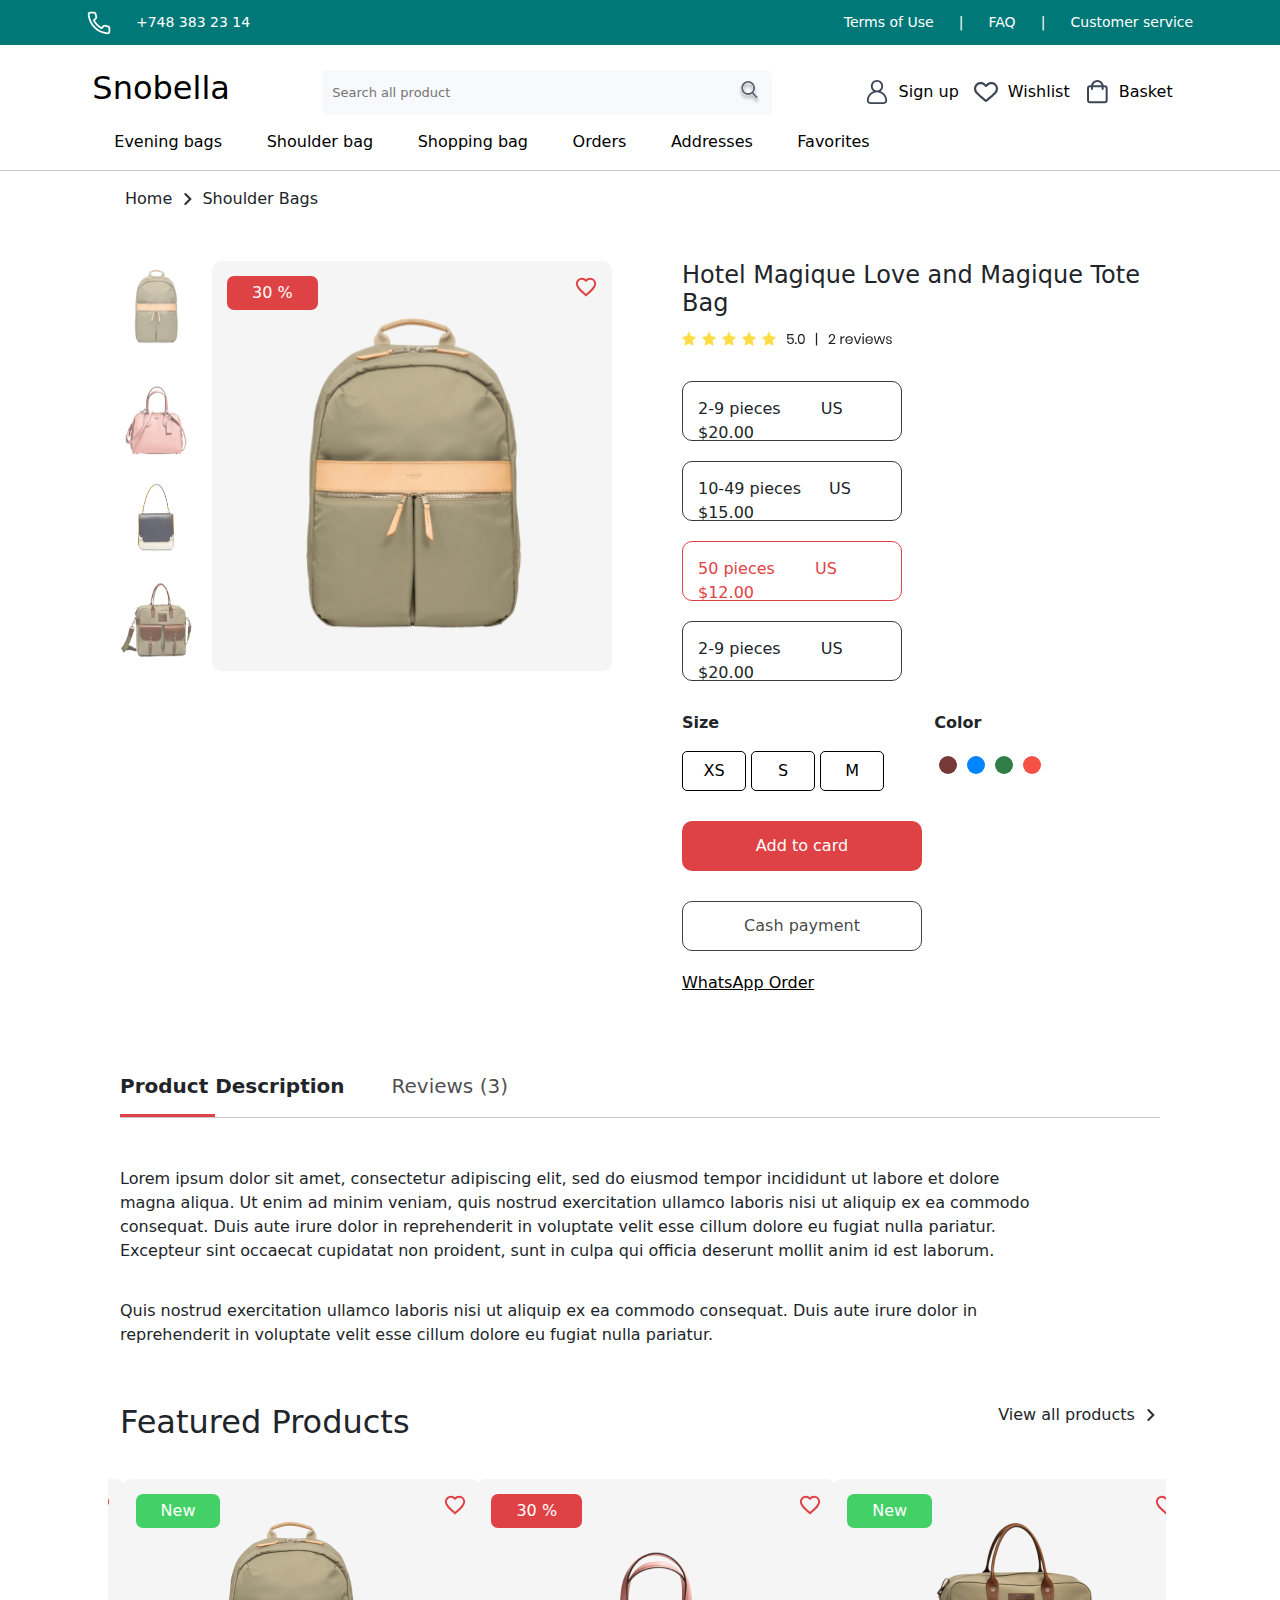
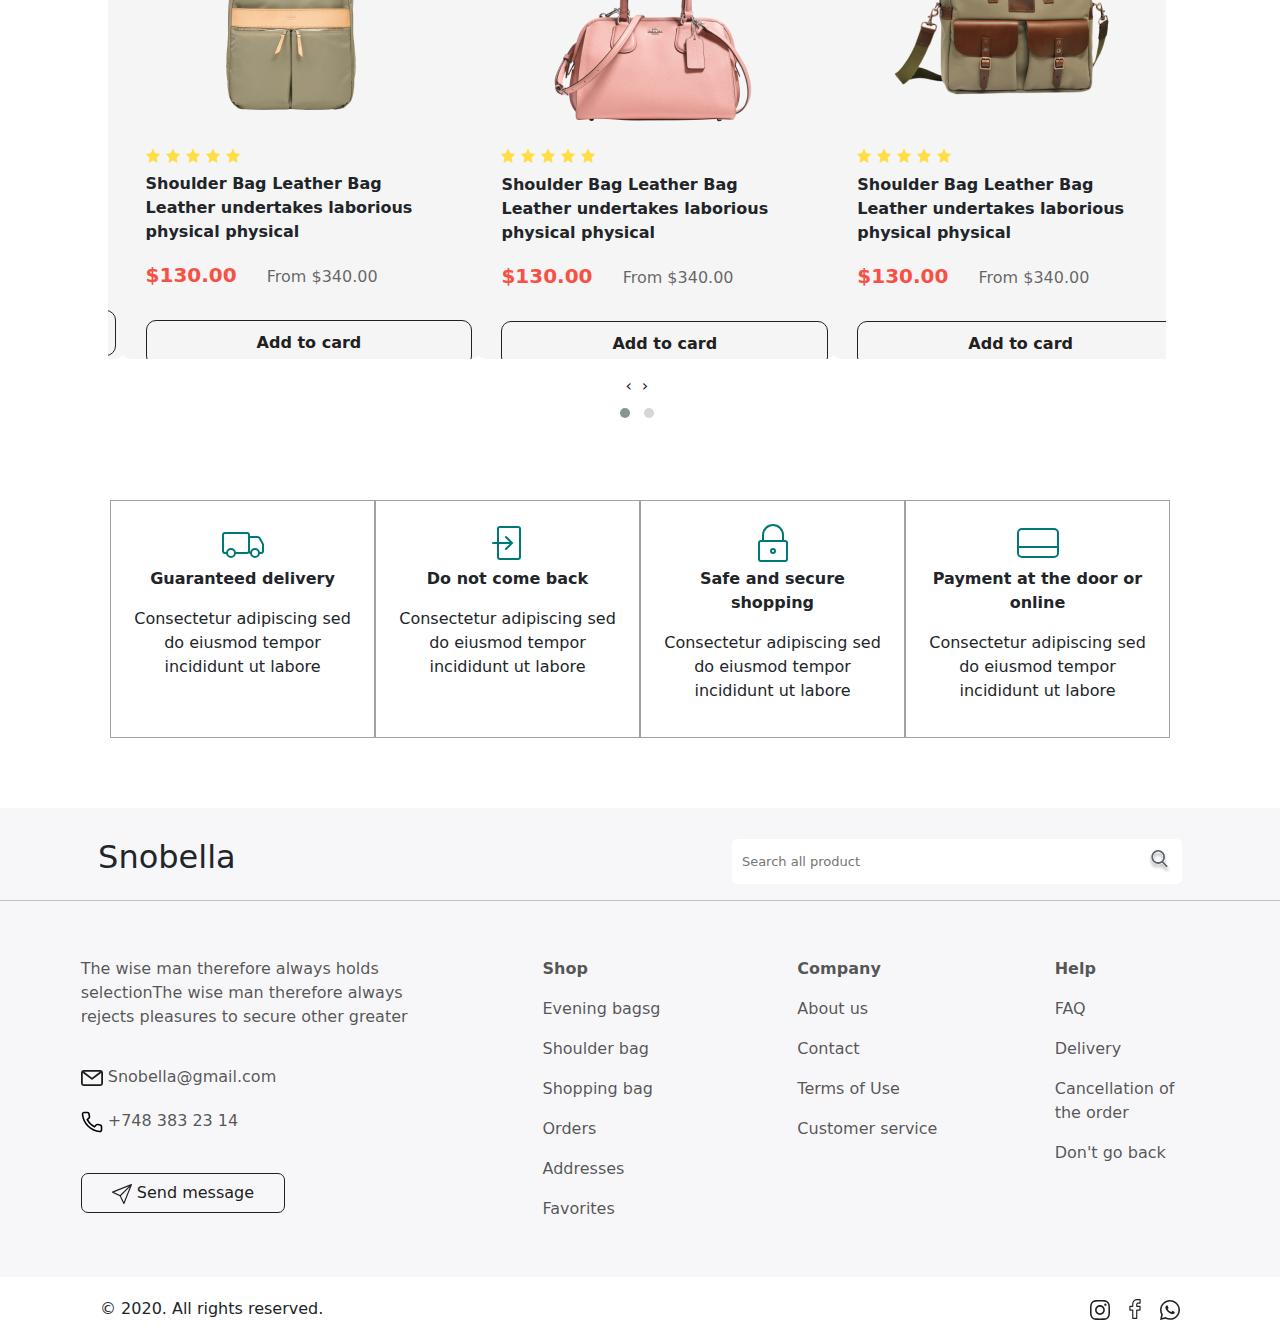
<file: index3.html>
<!DOCTYPE html>
<html lang="en">
<head>
    <meta charset="UTF-8">
    <meta http-equiv="X-UA-Compatible" content="IE=edge">
    <meta name="viewport" content="width=device-width, initial-scale=1.0">
    <link rel="stylesheet" href="./bootstrap.min.css">
    <link rel="stylesheet" href="./style.css">
    <link rel="stylesheet" href="https://cdnjs.cloudflare.com/ajax/libs/OwlCarousel2/2.3.4/assets/owl.carousel.min.css" integrity="sha512-tS3S5qG0BlhnQROyJXvNjeEM4UpMXHrQfTGmbQ1gKmelCxlSEBUaxhRBj/EFTzpbP4RVSrpEikbmdJobCvhE3g==" crossorigin="anonymous" referrerpolicy="no-referrer" />
    <link rel="stylesheet" href="https://cdnjs.cloudflare.com/ajax/libs/OwlCarousel2/2.3.4/assets/owl.theme.default.min.css" integrity="sha512-sMXtMNL1zRzolHYKEujM2AqCLUR9F2C4/05cdbxjjLSRvMQIciEPCQZo++nk7go3BtSuK9kfa/s+a4f4i5pLkw==" crossorigin="anonymous" referrerpolicy="no-referrer" />
    <title>Snobella</title>
</head>
<body>
<header>
    <div class="head">
        <div>
            <img src="./image/phone-call.svg" alt="phone-call">
            <a href="#">+748 383 23 14</a>
        </div>
        <div class="faq">
            <a href="#">Terms of Use</a>
            <p>|</p>
            <a href="#">FAQ</a>
            <p>|</p>
            <a href="#">Customer service</a>
        </div>
    </div>
    <div class="hdr">
     <a href="./index.html"><h2>Snobella</h2></a>
        <input class="search" type="text" placeholder="Search all product">
        <div class="icons">
            <img src="./image/avatar.svg" alt="avatar">
            <p><a data-bs-toggle="modal" href="#exampleModal">Sign up</a></p>
            <img src="./image/heart.svg" alt="heart">
            <p><a href="./index7.html">Wishlist</a></p>
            <img src="./image/bag.svg" alt="bag">
            <p><a href="./index4.html">Basket</a></p>
        </div>
        <img id="menu" src="./image/menu.svg">
        <div id="menubox">
          <button id="btnx">X</button>
          <ul>
            <li><img src="./image/avatar.svg" alt="avatar"><a data-bs-toggle="modal" href="#exampleModal">Sign up</a></li> 
            <li> <img src="./image/heart.svg" alt="heart"><a href="./index7.html">Wishlist</a></li>
            <li> <img src="./image/bag.svg" alt="bag"><a href="./index4.html">Basket</a></li>
          </ul>
          <ul class="menu1">
            <li><a href="./index.html">Evening bags</a></li>
            <li><a href="./index2.html">Shoulder bag </a></li>
            <li><a href="./index4.html">Shopping bag</a></li>
            <li><a href="./index5.html">Orders</a></li>
            <li><a href="./index6.html">Addresses</a></li>                                                                                                                                                                                                                                                                                                                                                                                                                                                                                                                                                                                                                                                                                                                                                                                                                                                                                                                                                                                                                                                                                                                                                                                                                                                                                                                                                                                                   
            <li><a href="./index7.html">Favorites</a></li>
        </ul>
        </div>
    </div>

  <!-- modal -->
  <div class="modal fade" id="exampleModal" tabindex="-1" aria-labelledby="exampleModalLabel" aria-hidden="true">
    <div class="modal-dialog">
      <div class="modal-content">
        <div class="modal-header">
          <h5 class="modal-title ttop" id="exampleModalLabel">Create Account </h5>
          <button type="button" class="btn-close" data-bs-dismiss="modal" aria-label="Close"></button>
        </div>
        <p class="exc">Excepteur sint occaecat cupidatat mollit </p>
        <div class="modal-body">
          <label>Email</label><br>
           <input class="inputm" type="text" >
           <div class="form-check">
            <input class="form-check-input" type="checkbox" value="" id="flexCheckDefault">
            <label class="form-check-label" for="flexCheckDefault">
                I have read and agree to the terms of use.
            </label>
          </div>
          <button class="btn7 ppdd"  data-bs-toggle="modal" data-bs-target="#exampleModal7">Continue</button>
          <p class="sign">Already have an account? <a data-bs-toggle="modal" href="#exampleModal2">Sign in</a></p>
        </div>
        <div class="modal-footer">
        </div>
      </div>
    </div>
  </div>
<!-- modal2 -->
  <div class="modal fade" id="exampleModal2" tabindex="-1" aria-labelledby="exampleModalLabel" aria-hidden="true">
    <div class="modal-dialog">
      <div class="modal-content tt">
        <div class="modal-header">
          <h5 class="modal-title ttop leftt" id="exampleModalLabel">Login</h5>
          <button type="button" class="btn-close" data-bs-dismiss="modal" aria-label="Close"></button>
        </div>
        <p class="exc">Nor again is there anyone who to enjoy a pleasure that <br>
            or pursues or desires to obtain </p>
        <div class="modal-body">
          <label>Email</label><br>
           <input class="inputm" type="text" ><br>
           <label class="code">Code <a class="forgot" data-bs-toggle="modal" href="#exampleModal3">Forgot your password?</a> </label><br>
           <input class="inputm" type="password" >
           <div class="form-check">
            <input class="form-check-input" type="checkbox" value="" id="flexCheckDefault">
            <label class="form-check-label" for="flexCheckDefault">
                I have read and agree to the terms of use.
            </label>
          </div>
          <button class="btn7 ppdd"  data-bs-toggle="modal" data-bs-target="#exampleModal" >Login</button>
          <p class="sign">Don't have an account yet? <a data-bs-toggle="modal" href="#exampleModal2">Create now</a></p>
        </div>
        <div class="modal-footer">
        </div>
      </div>
    </div>
  </div>
<!-- modal3 -->
<div class="modal fade" id="exampleModal3" tabindex="-1" aria-labelledby="exampleModalLabel" aria-hidden="true">
<div class="modal-dialog">
  <div class="modal-content">
    <div class="modal-header">
      <h5 class="modal-title ttop" id="exampleModalLabel">Forgot your password? </h5>
      <button type="button" class="btn-close" data-bs-dismiss="modal" aria-label="Close"></button>
    </div>
    <p class="exc">Nor again is there anyone who to enjoy a pleasure that <br>
        or pursues or desires to obtain </p>
    <div class="modal-body">
      <label>Enter your email</label><br>
       <input class="inputm" type="text" >
      <button class="btn7 ppdd"  data-bs-toggle="modal" data-bs-target="#exampleModal4">Continue</button>
    </div>
    <div class="modal-footer">
    </div>
  </div>
</div>
</div>
<!-- modal4 -->
<div class="modal fade" id="exampleModal4" tabindex="-1" aria-labelledby="exampleModalLabel" aria-hidden="true">
<div class="modal-dialog">
  <div class="modal-content">
    <div class="modal-header">
      <h5 class="modal-title ttop" id="exampleModalLabel">Forgot your password? </h5>
      <button type="button" class="btn-close" data-bs-dismiss="modal" aria-label="Close"></button>
    </div>
    <p class="exc">Nor again is there anyone who to enjoy a pleasure that <br>
        or pursues or desires to obtain </p>
    <div class="modal-body">
      <label>Code</label><br>
       <input class="inputm" type="password" placeholder=" * * * * * * " >
      <button class="btn7 ppdd"  data-bs-toggle="modal" data-bs-target="#exampleModal5">Approve</button>
      <p class="sign">Code not sent? Send again (01:00 then)</p>
    </div>
    <div class="modal-footer">
    </div>
  </div>
</div>
</div>
<!-- modal5 -->
<div class="modal fade" id="exampleModal5" tabindex="-1" aria-labelledby="exampleModalLabel" aria-hidden="true">
<div class="modal-dialog">
  <div class="modal-content">
    <div class="modal-header">
      <h5 class="modal-title ttop" id="exampleModalLabel">Reset password </h5>
      <button type="button" class="btn-close" data-bs-dismiss="modal" aria-label="Close"></button>
    </div>
    <p class="exc">Nor again is there anyone who to enjoy a pleasure that <br>
        or pursues or desires to obtain </p>
    <div class="modal-body">
      <label>New password</label><br>
       <input class="inputm" type="password" >
      <button class="btn7 ppdd"  data-bs-toggle="modal" data-bs-target="#exampleModal6">Approve</button>
    </div>
    <div class="modal-footer">
    </div>
  </div>
</div>
</div>
<!-- modal6 -->
<div class="modal fade" id="exampleModal6" tabindex="-1" aria-labelledby="exampleModalLabel" aria-hidden="true">
<div class="modal-dialog">
  <div class="modal-content">
    <div class="modal-header">
      <h5 class="modal-title ttop" id="exampleModalLabel"> </h5>
      <button type="button" class="btn-close" data-bs-dismiss="modal" aria-label="Close"></button>
    </div>
    <!-- <p class="exc">Nor again is there anyone who to enjoy a pleasure that <br>
        or pursues or desires to obtain </p> -->
    <div class="modal-body ctr">
         <div class="vektor"><img src="./image/Vector.svg"></div>
         <h5>Password updated successfully</h5>
         <p>Please reload your account enter</p>
      <button class="btn7 ppdd"  data-bs-toggle="modal" data-bs-target="#exampleModalX">Login</button>
    </div>
    <div class="modal-footer">
    </div>
  </div>
</div>
</div>
<!-- modal7 -->
<div class="modal fade" id="exampleModal7" tabindex="-1" aria-labelledby="exampleModalLabel" aria-hidden="true">
<div class="modal-dialog">
  <div class="modal-content">
    <div class="modal-header">
      <h5 class="modal-title ttop" id="exampleModalLabel">Create Account </h5>
      <button type="button" class="btn-close" data-bs-dismiss="modal" aria-label="Close"></button>
    </div>
    <p class="exc">Nor again is there anyone who to enjoy a pleasure that <br>
        or pursues or desires to obtain </p>
    <div class="modal-body">
      <label>Code</label><br>
       <input class="inputm" type="password" placeholder=" * * * * * * " >
      <button class="btn7 ppdd"  data-bs-toggle="modal" data-bs-target="#exampleModal8">Approve</button>
      <p class="sign">Code not sent? Send again (01:00 then)</p>
    </div>
    <div class="modal-footer">
    </div>
  </div>
</div>
</div>
<!-- modal8 -->
<div class="modal fade" id="exampleModal8" tabindex="-1" aria-labelledby="exampleModalLabel" aria-hidden="true">
<div class="modal-dialog">
  <div class="modal-content tt">
    <div class="modal-header">
      <h5 class="modal-title ttop" id="exampleModalLabel">Create Account</h5>
      <button type="button" class="btn-close" data-bs-dismiss="modal" aria-label="Close"></button>
    </div>
    <p class="exc">Nor again is there anyone who to enjoy a pleasure that <br>
        or pursues or desires to obtain </p>
    <div class="modal-body">
      <label>First name and Last name</label><br>
       <input class="inputm" type="text" ><br>
       <label class="code">Password</label><br>
       <input class="inputm" type="password" >
       <div class="form-check">
        <input class="form-check-input" type="checkbox" value="" id="flexCheckDefault">
        <label class="form-check-label" for="flexCheckDefault">
            I have read and agree to the terms of use.
        </label>
      </div>
      <button class="btn7 ppdd"  data-bs-toggle="modal" data-bs-target="#exampleModal2" >Complete</button>
    </div>
    <div class="modal-footer">
    </div>
  </div>
</div>
</div>

    <ul class="menu">
        <li><a href="./index.html">Evening bags</a></li>
        <li><a href="./index2.html">Shoulder bag </a></li>
        <li><a href="./index4.html">Shopping bag</a></li>
        <li><a href="./index5.html">Orders</a></li>
        <li><a href="./index6.html">Addresses</a></li>                                                                                                                                                                                                                                                                                                                                                                                                                                                                                                                                                                                                                                                                                                                                                                                                                                                                                                                                                                                                                                                                                                                                                                                                                                                                                                                                                                                                   
        <li><a href="./index7.html">Favorites</a></li>
    </ul>
</header>
<hr>
<div class="home">
<span>Home</span>
<img src="./image/left.svg" alt="left">
<span>Shoulder Bags</span>
</div>
<div>
    <div class="dflex">
        <div class="imgs">
            <!-- <img width="24px" height="24px" src="./image/up.svg"> -->
            <img src="./image/backpack3.png" onclick="fun(this)">
            <img src="./image/handbag.png" onclick="fun(this)">
            <img src="./image/hand-bag2.png" onclick="fun(this)">
            <img src="./image/shoulder-bag2.png" onclick="fun(this)">
            <!-- <img width="24px" height="24px"  src="./image/down.svg"> -->
        </div>
        <div class="object ob">
              <button class="btn2 red">30 %</button>
              <img class="heart" src="./image/heart0.svg" alt="heart">
              <img class="bagg" id="imagebox" src="./image/backpack3.png" alt="backpack">
            </div>

            <div class="texts">
                <h2>Hotel Magique  Love and Magique Tote Bag</h2>
                <img src="./image/star2.svg">
                <div class="dfl">
                    <div class="mnbox">2-9 pieces <span>US $20.00</span></div>
                    <div class="mnbox">10-49 pieces <span class="spann">US $15.00</span> </div>
                    <div class="mnbox redd">50 pieces <span>US $12.00</span> </div>
                    <div class="mnbox">2-9 pieces <span> US $20.00</span> </div>
                </div>
              <div class="dfle">
                <div>
                    <p><strong>Size</strong></p>
                    <button class="btn6">XS</button>
                    <button class="btn6">S</button>
                    <button class="btn6">M</button>
                </div>
                <div class="cllr">
                    <p><strong>Color</strong></p>
                     <div class="color">
                        <div class="clr clr4"></div>
                        <div class="clr clr7"></div>
                        <div class="clr clr6"></div>
                        <div class="clr clr11"></div>
                     </div>
                </div>
              </div>
              <button class="btn7">Add to card</button>
              <button class="btn8">Cash payment</button>
              <p class="wp" ><a class="wp" href="#">WhatsApp Order</a></p>
            </div>
    </div>
</div>
<div class="tx">
    <span id="des">Product Description </span>
    <span id="sp">Reviews (3)</span>
    <hr>
    <div id="line"></div>
    <div id="text">
        <p>Lorem ipsum dolor sit amet, consectetur adipiscing elit, sed do eiusmod tempor incididunt ut labore et dolore magna aliqua. 
            Ut enim ad minim veniam, quis nostrud exercitation ullamco laboris nisi ut aliquip ex ea commodo consequat. Duis aute irure 
            dolor in reprehenderit in voluptate velit esse cillum dolore eu fugiat nulla pariatur. Excepteur sint occaecat cupidatat non proident, 
            sunt in culpa qui officia deserunt mollit anim id est laborum.</p>
            <p>Quis nostrud exercitation ullamco laboris nisi ut aliquip ex ea commodo consequat. Duis aute irure dolor in reprehenderit in 
                voluptate velit esse cillum dolore eu fugiat nulla pariatur. </p>
    </div>
</div>
<!-- <div class="txt ppd">
    <h2>You may also like</h2> 
    <span>View all products <img src="./image/left.svg" alt="left"></span>
</div> -->
<div class="txt">
    <h2>Featured Products</h2> 
    <span>View all products <img src="./image/left.svg" alt="left"></span>
  </div> 
      <div class="owl-carousel owl-theme row">
      <div class="item">  
        <div class="object">
        <button class="btn2">New</button>
        <img class="heart" src="./image/heart0.svg" alt="heart">
        <img class="bag" src="./image/backpack1.png" alt="backpack">
        <img class="star" src="./image/star.svg" alt="star">
        <p>Shoulder Bag Leather Bag Leather undertakes laborious physical physical </p>
        <span>$130.00</span>
        <span class="span">From $340.00</span>
        <button class="btn3">Add to card</button>
      </div></div>
      <div class="item">  
        <div class="object ">
        <button class="btn2 red">30 %</button>
        <img class="heart" src="./image/heart0.svg" alt="heart">
        <img class="bag bbot" src="./image/handbag.png" alt="backpack">
        <img class="star" src="./image/star.svg" alt="star">
        <p>Shoulder Bag Leather Bag Leather undertakes laborious physical physical </p>
        <span>$130.00</span>
        <span class="span">From $340.00</span>
        <button class="btn3">Add to card</button>
      </div></div>
      <div class="item">   
        <div class="object">
        <button class="btn2">New</button>
        <img class="heart" src="./image/heart0.svg" alt="heart">
        <img class="bag boot" src="./image/shoulder-bag2.png" alt="backpack">
        <img class="star" src="./image/star.svg" alt="star">
        <p>Shoulder Bag Leather Bag Leather undertakes laborious physical physical </p>
        <span>$130.00</span>
        <span class="span">From $340.00</span>
        <button class="btn3">Add to card</button>
      </div></div>
      <div class="item"> 
        <div class="object">
        <button class="btn2">30 %</button>
        <img class="heart" src="./image/heart0.svg" alt="heart">
        <img class="bag bot" src="./image/bag2.png" alt="backpack">
        <img class="star" src="./image/star.svg" alt="star">
        <p>Shoulder Bag Leather Bag Leather undertakes laborious physical physical </p>
        <span>$130.00</span>
        <span class="span">From $340.00</span>
        <button class="btn3 mt">Add to card</button>
      </div>
      </div>
      </div>



    <div class="box ww">
        <div class="boox">
            <img src="./image/transport .svg" alt="transport">
            <p><strong>Guaranteed delivery</strong></p>
            <p>Consectetur adipiscing 
                sed do eiusmod tempor
                 incididunt ut labore</p>
        </div>
        <div class="boox">
            <img src="./image/entrance.svg" alt="entrance">
            <p><strong>Do not come back</strong></p>
            <p>Consectetur adipiscing 
                sed do eiusmod tempor
                 incididunt ut labore</p>
        </div>
        <div  class="boox">
            <img src="./image/lock-alt.svg" alt="lock-alt">
            <p><strong>Safe and secure shopping</strong></p>
            <p>Consectetur adipiscing 
                sed do eiusmod tempor
                 incididunt ut labore</p>
        </div>
        <div class="boox">
            <img src="./image/credit-card.svg" alt="credit-card">
            <p><strong>Payment at the door or online</strong></p>
            <p>Consectetur adipiscing 
                sed do eiusmod tempor
                 incididunt ut labore</p>
        </div>
    </div>
    <footer>
        <div class="foot">
            <h2>Snobella</h2>
            <input class="search wh" type="text" placeholder="Search all product">
        </div><hr>
      <div class="df">
        <div  class="txxt">
            <p class="txt2">The wise man therefore always holds 
                selectionThe wise man therefore always 
                rejects pleasures to secure other greater</p>
                <div class="top">
                 <img src="./image/email.svg" alt="email">
                <span>Snobella@gmail.com</span>
                </div>
               <div class="top">
                <img src="./image/call.svg" alt="call">
                <span>+748 383 23 14</span>
               </div class="top">
                <button class="btn4"><img src="./image/send.svg" alt="send"> Send message</button>
           </div>
           <div class="sh">
            <div class="shop">
              <p> <strong>Shop</strong></p>
              <p><a href="./index.html">Evening bagsg</a></p>
              <p><a href="./index2.html">Shoulder bag</a></p>
              <p><a href="./index4.html">Shopping bag</a></p>
              <p><a href="./index5.html">Orders</a></p>
              <p><a href="./index6.html">Addresses</a></p>
              <p><a href="./index7.html">Favorites</a></p>
          </div>
          <div class="comp">
              <p><strong>Company</strong></p>
              <p><a href="#">About us</a></p>
              <p><a href="#">Contact</a></p>
              <p><a href="#">Terms of Use</a></p>
              <p><a href="#">Customer service</a></p>
          </div>
          <div class="help">
              <p><strong>Help</strong></p>
                 <p><a href="#">FAQ</a></p>
                 <p><a href="#">Delivery</a></p>
                 <p><a href="#">Cancellation of the order</a></p>
                 <p><a href="#">Don't go back</a></p>
              </div>
          </div>
      </div>
      </div>
      </footer>
      <div class="footer">
          <p>© 2020. All rights reserved.</p>
          <div>
              <img src="./image/instagram.svg" alt="instagram">
              <img src="./image/facebook.svg" alt="facebook">
              <img src="./image/whatsapp.svg" alt="whatsapp">
          </div>
      </div>
<script src="https://cdnjs.cloudflare.com/ajax/libs/jquery/3.6.0/jquery.min.js" integrity="sha512-894YE6QWD5I59HgZOGReFYm4dnWc1Qt5NtvYSaNcOP+u1T9qYdvdihz0PPSiiqn/+/3e7Jo4EaG7TubfWGUrMQ==" crossorigin="anonymous" referrerpolicy="no-referrer"></script>
<script src="https://cdnjs.cloudflare.com/ajax/libs/OwlCarousel2/2.3.4/owl.carousel.min.js" integrity="sha512-bPs7Ae6pVvhOSiIcyUClR7/q2OAsRiovw4vAkX+zJbw3ShAeeqezq50RIIcIURq7Oa20rW2n2q+fyXBNcU9lrw==" crossorigin="anonymous" referrerpolicy="no-referrer"></script>       
<script src="./bootstrap.min.js"></script>
<script src="./app.js"></script>
</body>
</html>
</file>
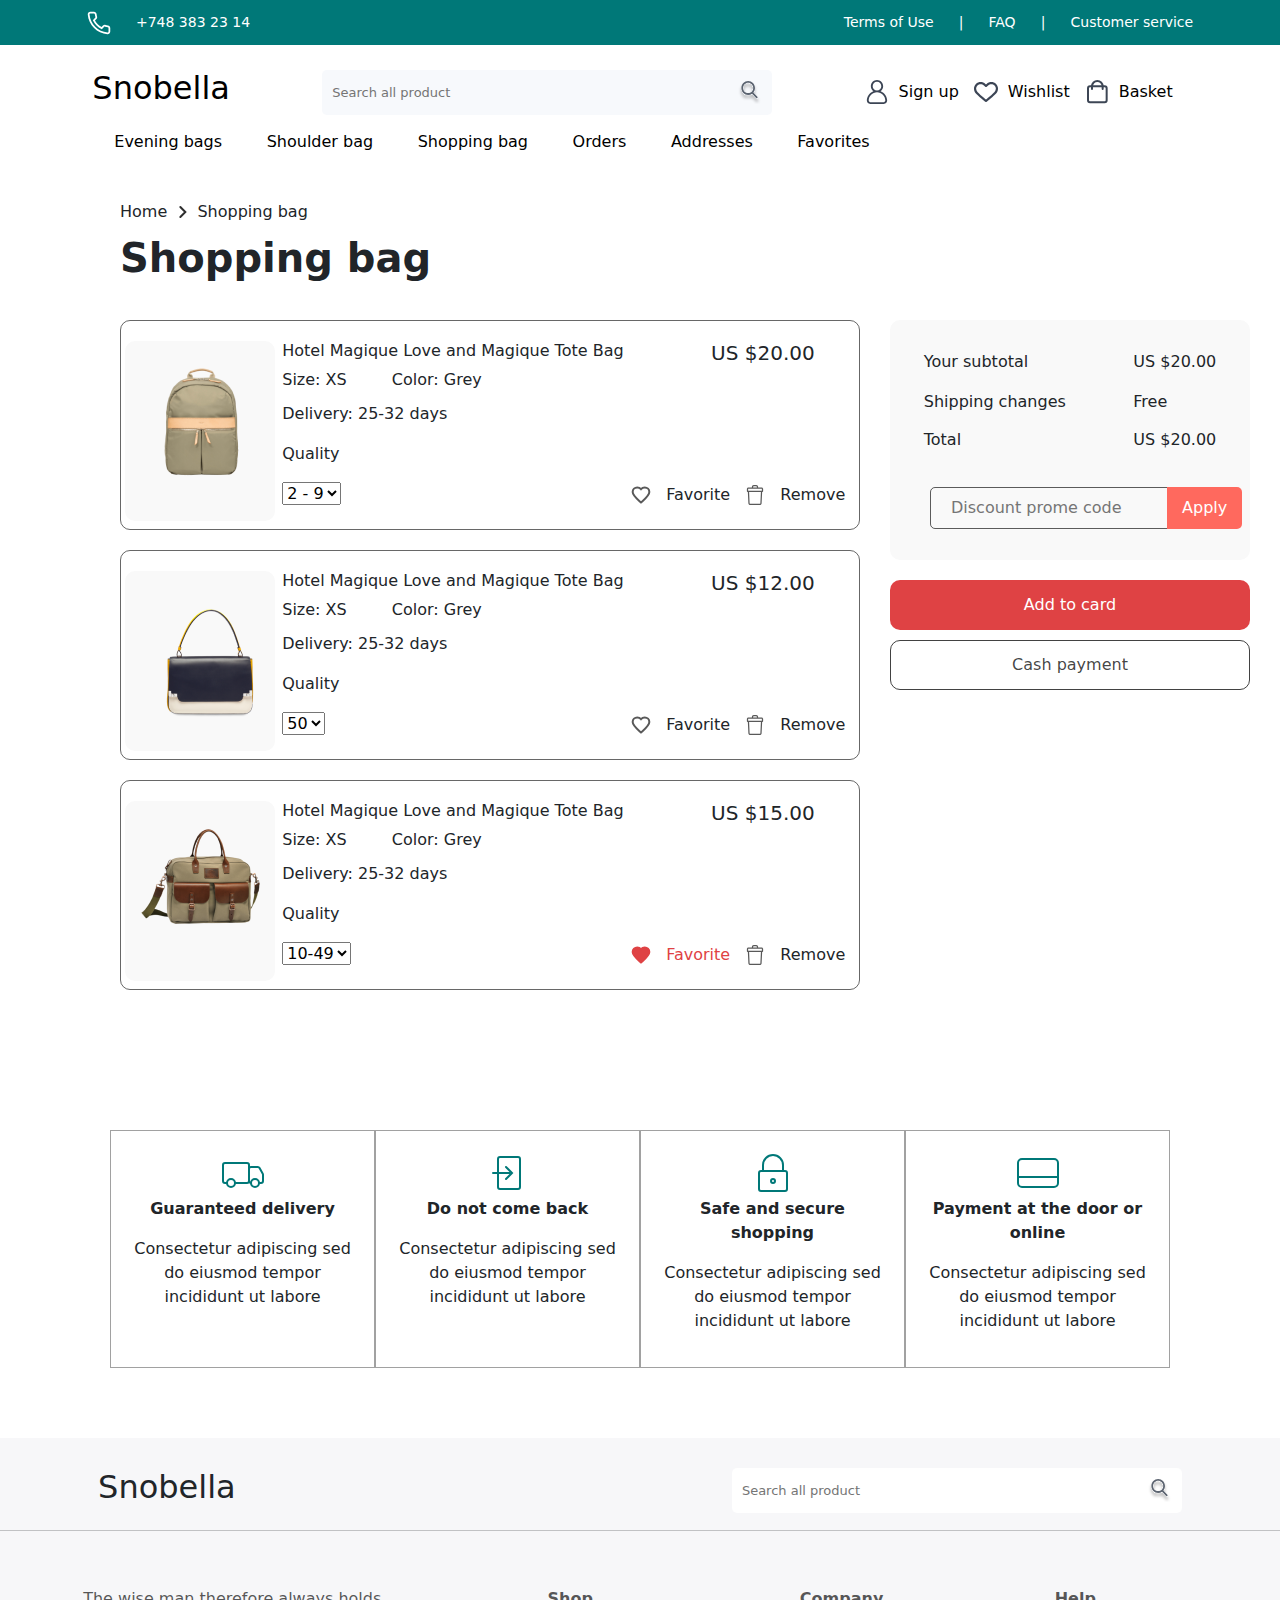
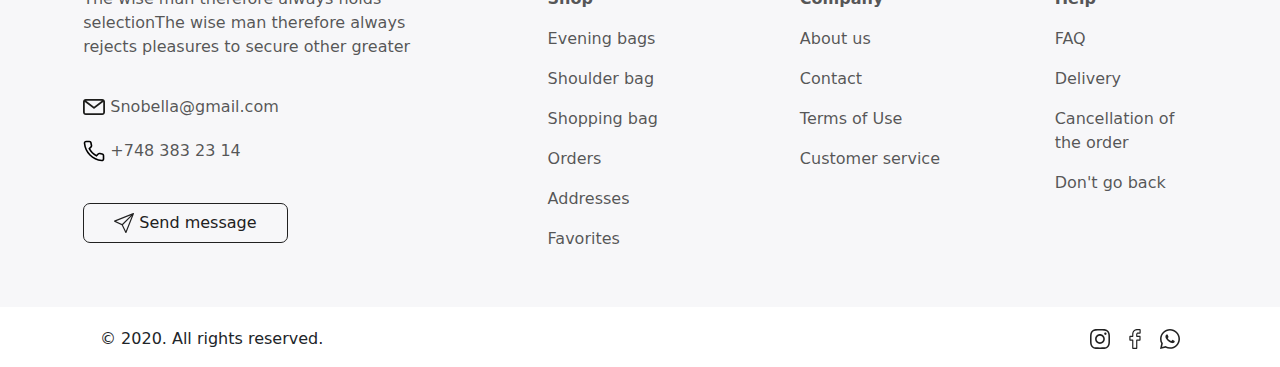
<file: index4.html>
<!DOCTYPE html>
<html lang="en">
<head>
    <meta charset="UTF-8">
    <meta http-equiv="X-UA-Compatible" content="IE=edge">
    <meta name="viewport" content="width=device-width, initial-scale=1.0">
    <link rel="stylesheet" href="./bootstrap.min.css">
    <link rel="stylesheet" href="./style.css">
    <title>Shopping bag</title>
</head>
<body>
<header>
    <div class="head">
        <div>
            <img src="./image/phone-call.svg" alt="phone-call">
            <a href="#">+748 383 23 14</a>
        </div>
        <div class="faq">
            <a href="#">Terms of Use</a>
            <p>|</p>
            <a href="#">FAQ</a>
            <p>|</p>
            <a href="#">Customer service</a>
        </div>
    </div>
    <div class="hdr">
     <a href="./index.html"><h2>Snobella</h2></a>
        <input class="search" type="text" placeholder="Search all product">
        <div class="icons">
            <img src="./image/avatar.svg" alt="avatar">
            <p><a data-bs-toggle="modal" href="#exampleModal">Sign up</a></p>
            <img src="./image/heart.svg" alt="heart">
            <p><a href="./index7.html">Wishlist</a></p>
            <img src="./image/bag.svg" alt="bag">
            <p><a href="./index4.html">Basket</a></p>
        </div>
        <img id="menu" src="./image/menu.svg">
        <div id="menubox">
          <button id="btnx">X</button>
          <ul>
            <li><img src="./image/avatar.svg" alt="avatar"><a data-bs-toggle="modal" href="#exampleModal">Sign up</a></li> 
            <li> <img src="./image/heart.svg" alt="heart"><a href="./index7.html">Wishlist</a></li>
            <li> <img src="./image/bag.svg" alt="bag"><a href="./index4.html">Basket</a></li>
          </ul>
          <ul class="menu1">
            <li><a href="./index.html">Evening bags</a></li>
            <li><a href="./index2.html">Shoulder bag </a></li>
            <li><a href="./index4.html">Shopping bag</a></li>
            <li><a href="./index5.html">Orders</a></li>
            <li><a href="./index6.html">Addresses</a></li>                                                                                                                                                                                                                                                                                                                                                                                                                                                                                                                                                                                                                                                                                                                                                                                                                                                                                                                                                                                                                                                                                                                                                                                                                                                                                                                                                                                                   
            <li><a href="./index7.html">Favorites</a></li>
        </ul>
        </div>
    </div>

  <!-- modal -->
  <div class="modal fade" id="exampleModal" tabindex="-1" aria-labelledby="exampleModalLabel" aria-hidden="true">
    <div class="modal-dialog">
      <div class="modal-content">
        <div class="modal-header">
          <h5 class="modal-title ttop" id="exampleModalLabel">Create Account </h5>
          <button type="button" class="btn-close" data-bs-dismiss="modal" aria-label="Close"></button>
        </div>
        <p class="exc">Excepteur sint occaecat cupidatat mollit </p>
        <div class="modal-body">
          <label>Email</label><br>
           <input class="inputm" type="text" >
           <div class="form-check">
            <input class="form-check-input" type="checkbox" value="" id="flexCheckDefault">
            <label class="form-check-label" for="flexCheckDefault">
                I have read and agree to the terms of use.
            </label>
          </div>
          <button class="btn7 ppdd"  data-bs-toggle="modal" data-bs-target="#exampleModal7">Continue</button>
          <p class="sign">Already have an account? <a data-bs-toggle="modal" href="#exampleModal2">Sign in</a></p>
        </div>
        <div class="modal-footer">
        </div>
      </div>
    </div>
  </div>
<!-- modal2 -->
  <div class="modal fade" id="exampleModal2" tabindex="-1" aria-labelledby="exampleModalLabel" aria-hidden="true">
    <div class="modal-dialog">
      <div class="modal-content tt">
        <div class="modal-header">
          <h5 class="modal-title ttop leftt" id="exampleModalLabel">Login</h5>
          <button type="button" class="btn-close" data-bs-dismiss="modal" aria-label="Close"></button>
        </div>
        <p class="exc">Nor again is there anyone who to enjoy a pleasure that <br>
            or pursues or desires to obtain </p>
        <div class="modal-body">
          <label>Email</label><br>
           <input class="inputm" type="text" ><br>
           <label class="code">Code <a class="forgot" data-bs-toggle="modal" href="#exampleModal3">Forgot your password?</a> </label><br>
           <input class="inputm" type="password" >
           <div class="form-check">
            <input class="form-check-input" type="checkbox" value="" id="flexCheckDefault">
            <label class="form-check-label" for="flexCheckDefault">
                I have read and agree to the terms of use.
            </label>
          </div>
          <button class="btn7 ppdd"  data-bs-toggle="modal" data-bs-target="#exampleModal" >Login</button>
          <p class="sign">Don't have an account yet? <a data-bs-toggle="modal" href="#exampleModal2">Create now</a></p>
        </div>
        <div class="modal-footer">
        </div>
      </div>
    </div>
  </div>
<!-- modal3 -->
<div class="modal fade" id="exampleModal3" tabindex="-1" aria-labelledby="exampleModalLabel" aria-hidden="true">
<div class="modal-dialog">
  <div class="modal-content">
    <div class="modal-header">
      <h5 class="modal-title ttop" id="exampleModalLabel">Forgot your password? </h5>
      <button type="button" class="btn-close" data-bs-dismiss="modal" aria-label="Close"></button>
    </div>
    <p class="exc">Nor again is there anyone who to enjoy a pleasure that <br>
        or pursues or desires to obtain </p>
    <div class="modal-body">
      <label>Enter your email</label><br>
       <input class="inputm" type="text" >
      <button class="btn7 ppdd"  data-bs-toggle="modal" data-bs-target="#exampleModal4">Continue</button>
    </div>
    <div class="modal-footer">
    </div>
  </div>
</div>
</div>
<!-- modal4 -->
<div class="modal fade" id="exampleModal4" tabindex="-1" aria-labelledby="exampleModalLabel" aria-hidden="true">
<div class="modal-dialog">
  <div class="modal-content">
    <div class="modal-header">
      <h5 class="modal-title ttop" id="exampleModalLabel">Forgot your password? </h5>
      <button type="button" class="btn-close" data-bs-dismiss="modal" aria-label="Close"></button>
    </div>
    <p class="exc">Nor again is there anyone who to enjoy a pleasure that <br>
        or pursues or desires to obtain </p>
    <div class="modal-body">
      <label>Code</label><br>
       <input class="inputm" type="password" placeholder=" * * * * * * " >
      <button class="btn7 ppdd"  data-bs-toggle="modal" data-bs-target="#exampleModal5">Approve</button>
      <p class="sign">Code not sent? Send again (01:00 then)</p>
    </div>
    <div class="modal-footer">
    </div>
  </div>
</div>
</div>
<!-- modal5 -->
<div class="modal fade" id="exampleModal5" tabindex="-1" aria-labelledby="exampleModalLabel" aria-hidden="true">
<div class="modal-dialog">
  <div class="modal-content">
    <div class="modal-header">
      <h5 class="modal-title ttop" id="exampleModalLabel">Reset password </h5>
      <button type="button" class="btn-close" data-bs-dismiss="modal" aria-label="Close"></button>
    </div>
    <p class="exc">Nor again is there anyone who to enjoy a pleasure that <br>
        or pursues or desires to obtain </p>
    <div class="modal-body">
      <label>New password</label><br>
       <input class="inputm" type="password" >
      <button class="btn7 ppdd"  data-bs-toggle="modal" data-bs-target="#exampleModal6">Approve</button>
    </div>
    <div class="modal-footer">
    </div>
  </div>
</div>
</div>
<!-- modal6 -->
<div class="modal fade" id="exampleModal6" tabindex="-1" aria-labelledby="exampleModalLabel" aria-hidden="true">
<div class="modal-dialog">
  <div class="modal-content">
    <div class="modal-header">
      <h5 class="modal-title ttop" id="exampleModalLabel"> </h5>
      <button type="button" class="btn-close" data-bs-dismiss="modal" aria-label="Close"></button>
    </div>
    <!-- <p class="exc">Nor again is there anyone who to enjoy a pleasure that <br>
        or pursues or desires to obtain </p> -->
    <div class="modal-body ctr">
         <div class="vektor"><img src="./image/Vector.svg"></div>
         <h5>Password updated successfully</h5>
         <p>Please reload your account enter</p>
      <button class="btn7 ppdd"  data-bs-toggle="modal" data-bs-target="#exampleModalX">Login</button>
    </div>
    <div class="modal-footer">
    </div>
  </div>
</div>
</div>
<!-- modal7 -->
<div class="modal fade" id="exampleModal7" tabindex="-1" aria-labelledby="exampleModalLabel" aria-hidden="true">
<div class="modal-dialog">
  <div class="modal-content">
    <div class="modal-header">
      <h5 class="modal-title ttop" id="exampleModalLabel">Create Account </h5>
      <button type="button" class="btn-close" data-bs-dismiss="modal" aria-label="Close"></button>
    </div>
    <p class="exc">Nor again is there anyone who to enjoy a pleasure that <br>
        or pursues or desires to obtain </p>
    <div class="modal-body">
      <label>Code</label><br>
       <input class="inputm" type="password" placeholder=" * * * * * * " >
      <button class="btn7 ppdd"  data-bs-toggle="modal" data-bs-target="#exampleModal8">Approve</button>
      <p class="sign">Code not sent? Send again (01:00 then)</p>
    </div>
    <div class="modal-footer">
    </div>
  </div>
</div>
</div>
<!-- modal8 -->
<div class="modal fade" id="exampleModal8" tabindex="-1" aria-labelledby="exampleModalLabel" aria-hidden="true">
<div class="modal-dialog">
  <div class="modal-content tt">
    <div class="modal-header">
      <h5 class="modal-title ttop" id="exampleModalLabel">Create Account</h5>
      <button type="button" class="btn-close" data-bs-dismiss="modal" aria-label="Close"></button>
    </div>
    <p class="exc">Nor again is there anyone who to enjoy a pleasure that <br>
        or pursues or desires to obtain </p>
    <div class="modal-body">
      <label>First name and Last name</label><br>
       <input class="inputm" type="text" ><br>
       <label class="code">Password</label><br>
       <input class="inputm" type="password" >
       <div class="form-check">
        <input class="form-check-input" type="checkbox" value="" id="flexCheckDefault">
        <label class="form-check-label" for="flexCheckDefault">
            I have read and agree to the terms of use.
        </label>
      </div>
      <button class="btn7 ppdd"  data-bs-toggle="modal" data-bs-target="#exampleModal2" >Complete</button>
    </div>
    <div class="modal-footer">
    </div>
  </div>
</div>
</div>

    <ul class="menu">
        <li><a href="./index.html">Evening bags</a></li>
        <li><a href="./index2.html">Shoulder bag </a></li>
        <li><a href="./index4.html">Shopping bag</a></li>
        <li><a href="./index5.html">Orders</a></li>
        <li><a href="./index6.html">Addresses</a></li>                                                                                                                                                                                                                                                                                                                                                                                                                                                                                                                                                                                                                                                                                                                                                                                                                                                                                                                                                                                                                                                                                                                                                                                                                                                                                                                                                                                                   
        <li><a href="./index7.html">Favorites</a></li>
    </ul>
</header>
<div class="main left">
    <span>Home</span>
    <img src="./image/left.svg" alt="left">
    <span>Shopping bag</span>
    <h1>Shopping bag</h1>
   </div>
<div class="box6">
<div class="ddf">
    <div class="boxm">
   <div class="bg"><img src="./image/bagg1.png"></div>
   <div class="hotel">
       <h6>Hotel Magique  Love and Magique Tote Bag</h6>
       <span>Size: XS</span>
       <span class="grey">Color: Grey</span>
       <p class="day">Delivery: 25-32 days</p>
       <p>Quality</p>
       <select>
           <option>2 - 9</option>
           <option>2 - 9</option>
           <option>2 - 9</option>
       </select>
   </div>
   <div>
       <h5>US $20.00</h5>
       <div class="ico">
        <img src="./image/hearto.svg">
        <span>Favorite</span>
        <img src="./image/trash.svg">
        <span>Remove</span>
       </div>
   </div>
    </div>
    <div class="boxm">
        <div class="bg"><img src="./image/bagg2.png"></div>
        <div class="hotel">
            <h6>Hotel Magique  Love and Magique Tote Bag</h6>
            <span>Size: XS</span>
            <span class="grey">Color: Grey</span>
            <p class="day">Delivery: 25-32 days</p>
            <p>Quality</p>
            <select>
                <option>50</option>
                <option>50</option>
                <option>50</option>
            </select>
        </div>
        <div>
            <h5>US $12.00</h5>
            <div class="ico">
             <img src="./image/hearto.svg">
             <span>Favorite</span>
             <img src="./image/trash.svg">
             <span>Remove</span>
            </div>
        </div>
         </div>
         <div class="boxm">
            <div class="bg"><img src="./image/bagg3.png"></div>
            <div class="hotel">
                <h6>Hotel Magique  Love and Magique Tote Bag</h6>
                <span>Size: XS</span>
                <span class="grey">Color: Grey</span>
                <p class="day">Delivery: 25-32 days</p>
                <p>Quality</p>
                <select>
                    <option>10-49</option>
                    <option>10-49</option>
                    <option>10-49</option>
                </select>
            </div>
            <div>
                <h5>US $15.00</h5>
                <div class="ico">
                 <img src="./image/heart1.svg">
                 <span class="rr">Favorite</span>
                 <img src="./image/trash.svg">
                 <span>Remove</span>
                </div>
            </div>
             </div>
</div>
<div class="cartt">
<div class="cart">
<div class="dff">
    <div>
    <p>Your subtotal</p>
    <p>Shipping changes</p>
    <h6>Total</h6>
</div>
<div>
    <p>US $20.00</p>
    <p>Free</p>
    <h6>US $20.00</h6>
</div>
</div>
<input class="inp" type="text" placeholder="Discount prome code" >
<button class="btn9">Apply</button>
</div>
<button class="btn10">Add to card</button>
<button class="btn11">Cash payment</button>
</div>
</div>
<div class="box ww">
    <div class="boox">
        <img src="./image/transport .svg" alt="transport">
        <p><strong>Guaranteed delivery</strong></p>
        <p>Consectetur adipiscing 
            sed do eiusmod tempor
             incididunt ut labore</p>
    </div>
    <div class="boox">
        <img src="./image/entrance.svg" alt="entrance">
        <p><strong>Do not come back</strong></p>
        <p>Consectetur adipiscing 
            sed do eiusmod tempor
             incididunt ut labore</p>
    </div>
    <div  class="boox">
        <img src="./image/lock-alt.svg" alt="lock-alt">
        <p><strong>Safe and secure shopping</strong></p>
        <p>Consectetur adipiscing 
            sed do eiusmod tempor
             incididunt ut labore</p>
    </div>
    <div class="boox">
        <img src="./image/credit-card.svg" alt="credit-card">
        <p><strong>Payment at the door or online</strong></p>
        <p>Consectetur adipiscing 
            sed do eiusmod tempor
             incididunt ut labore</p>
    </div>
</div>
<footer>
    <div class="foot">
        <h2>Snobella</h2>
        <input class="search wh" type="text" placeholder="Search all product">
    </div><hr>
  <div class="df">
    <div class="txxt">
        <p class="txt2">The wise man therefore always holds
            selectionThe wise man therefore always
            rejects pleasures to secure other greater</p>
            <div class="top">
             <img src="./image/email.svg" alt="email">
            <span>Snobella@gmail.com</span>
            </div>
           <div class="top">
            <img src="./image/call.svg" alt="call">
            <span>+748 383 23 14</span>
           </div class="top">
            <button class="btn4"><img src="./image/send.svg" alt="send"> Send message</button>
       </div>
       <div class="sh">
        <div class="shop">
          <p> <strong>Shop</strong></p>
          <p><a href="./index.html">Evening bags</a></p>
          <p><a href="./index2.html">Shoulder bag</a></p>
          <p><a href="./index4.html">Shopping bag</a></p>
          <p><a href="./index5.html">Orders</a></p>
          <p><a href="./index6.html">Addresses</a></p>
          <p><a href="./index7.html">Favorites</a></p>
      </div>
      <div class="comp">
          <p><strong>Company</strong></p>
          <p><a href="#">About us</a></p>
          <p><a href="#">Contact</a></p>
          <p><a href="#">Terms of Use</a></p>
          <p><a href="#">Customer service</a></p>
      </div>
      <div class="help">
          <p><strong>Help</strong></p>
             <p><a href="#">FAQ</a></p>
             <p><a href="#">Delivery</a></p>
             <p><a href="#">Cancellation of the order</a></p>
             <p><a href="#">Don't go back</a></p>
          </div>
      </div>
  </div>
  </div>
  </footer>
  <div class="footer">
      <p>© 2020. All rights reserved.</p>
      <div>
          <img src="./image/instagram.svg" alt="instagram">
          <img src="./image/facebook.svg" alt="facebook">
          <img src="./image/whatsapp.svg" alt="whatsapp">
      </div>
  </div>


<script src="./bootstrap.min.js"></script>
<script src="./app.js"></script>
</body>
</html>
</file>
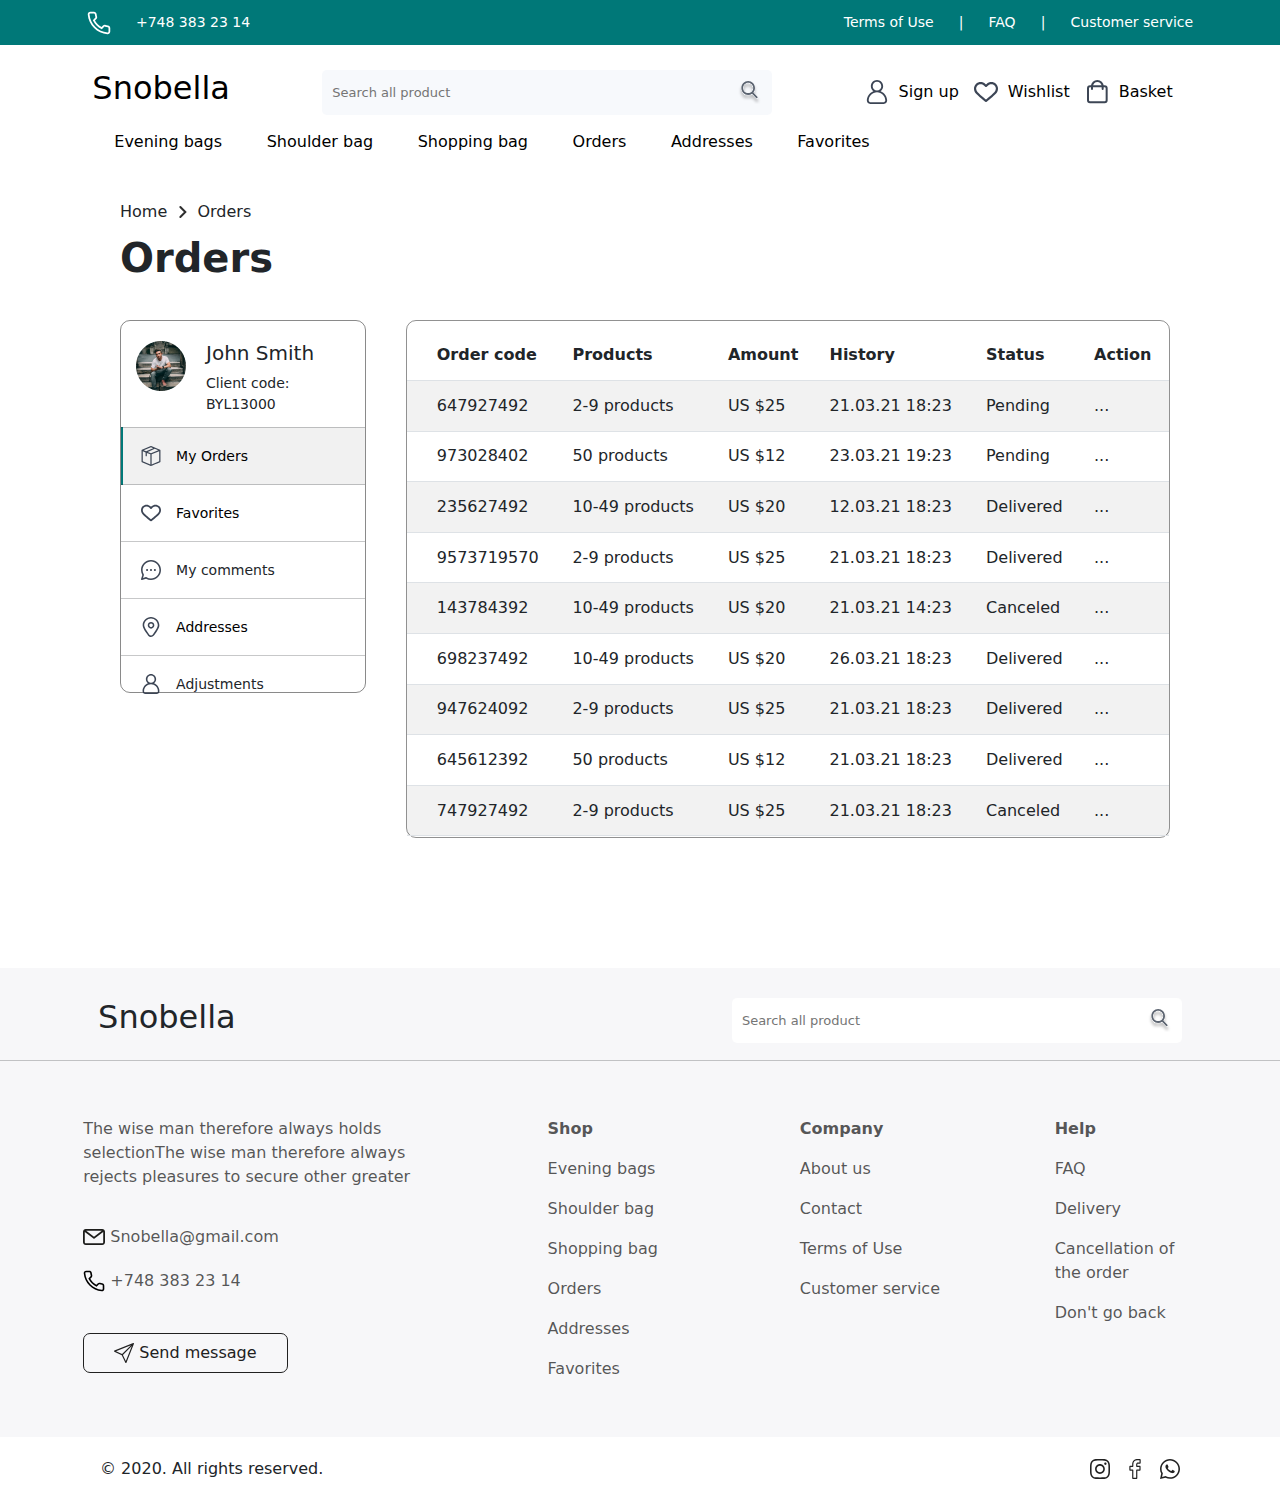
<file: index5.html>
<!DOCTYPE html>
<html lang="en">
<head>
    <meta charset="UTF-8">
    <meta http-equiv="X-UA-Compatible" content="IE=edge">
    <meta name="viewport" content="width=device-width, initial-scale=1.0">
    <link rel="stylesheet" href="./bootstrap.min.css">
    <link rel="stylesheet" href="./style.css">
    <title>Orders</title>
</head>
<body>
<header>
    <div class="head">
        <div>
            <img src="./image/phone-call.svg" alt="phone-call">
            <a href="#">+748 383 23 14</a>
        </div>
        <div class="faq">
            <a href="#">Terms of Use</a>
            <p>|</p>
            <a href="#">FAQ</a>
            <p>|</p>
            <a href="#">Customer service</a>
        </div>
    </div>
    <div class="hdr">
     <a href="./index.html"><h2>Snobella</h2></a>
        <input class="search" type="text" placeholder="Search all product">
        <div class="icons">
            <img src="./image/avatar.svg" alt="avatar">
            <p><a data-bs-toggle="modal" href="#exampleModal">Sign up</a></p>
            <img src="./image/heart.svg" alt="heart">
            <p><a href="./index7.html">Wishlist</a></p>
            <img src="./image/bag.svg" alt="bag">
            <p><a href="./index4.html">Basket</a></p>
        </div>
        <img id="menu" src="./image/menu.svg">
        <div id="menubox">
          <button id="btnx">X</button>
          <ul>
            <li><img src="./image/avatar.svg" alt="avatar"><a data-bs-toggle="modal" href="#exampleModal">Sign up</a></li> 
            <li> <img src="./image/heart.svg" alt="heart"><a href="./index7.html">Wishlist</a></li>
            <li> <img src="./image/bag.svg" alt="bag"><a href="./index4.html">Basket</a></li>
          </ul>
          <ul class="menu1">
            <li><a href="./index.html">Evening bags</a></li>
            <li><a href="./index2.html">Shoulder bag </a></li>
            <li><a href="./index4.html">Shopping bag</a></li>
            <li><a href="./index5.html">Orders</a></li>
            <li><a href="./index6.html">Addresses</a></li>                                                                                                                                                                                                                                                                                                                                                                                                                                                                                                                                                                                                                                                                                                                                                                                                                                                                                                                                                                                                                                                                                                                                                                                                                                                                                                                                                                                                   
            <li><a href="./index7.html">Favorites</a></li>
        </ul>
        </div>
    </div>

  <!-- modal -->
  <div class="modal fade" id="exampleModal" tabindex="-1" aria-labelledby="exampleModalLabel" aria-hidden="true">
    <div class="modal-dialog">
      <div class="modal-content">
        <div class="modal-header">
          <h5 class="modal-title ttop" id="exampleModalLabel">Create Account </h5>
          <button type="button" class="btn-close" data-bs-dismiss="modal" aria-label="Close"></button>
        </div>
        <p class="exc">Excepteur sint occaecat cupidatat mollit </p>
        <div class="modal-body">
          <label>Email</label><br>
           <input class="inputm" type="text" >
           <div class="form-check">
            <input class="form-check-input" type="checkbox" value="" id="flexCheckDefault">
            <label class="form-check-label" for="flexCheckDefault">
                I have read and agree to the terms of use.
            </label>
          </div>
          <button class="btn7 ppdd"  data-bs-toggle="modal" data-bs-target="#exampleModal7">Continue</button>
          <p class="sign">Already have an account? <a data-bs-toggle="modal" href="#exampleModal2">Sign in</a></p>
        </div>
        <div class="modal-footer">
        </div>
      </div>
    </div>
  </div>
<!-- modal2 -->
  <div class="modal fade" id="exampleModal2" tabindex="-1" aria-labelledby="exampleModalLabel" aria-hidden="true">
    <div class="modal-dialog">
      <div class="modal-content tt">
        <div class="modal-header">
          <h5 class="modal-title ttop leftt" id="exampleModalLabel">Login</h5>
          <button type="button" class="btn-close" data-bs-dismiss="modal" aria-label="Close"></button>
        </div>
        <p class="exc">Nor again is there anyone who to enjoy a pleasure that <br>
            or pursues or desires to obtain </p>
        <div class="modal-body">
          <label>Email</label><br>
           <input class="inputm" type="text" ><br>
           <label class="code">Code <a class="forgot" data-bs-toggle="modal" href="#exampleModal3">Forgot your password?</a> </label><br>
           <input class="inputm" type="password" >
           <div class="form-check">
            <input class="form-check-input" type="checkbox" value="" id="flexCheckDefault">
            <label class="form-check-label" for="flexCheckDefault">
                I have read and agree to the terms of use.
            </label>
          </div>
          <button class="btn7 ppdd"  data-bs-toggle="modal" data-bs-target="#exampleModal" >Login</button>
          <p class="sign">Don't have an account yet? <a data-bs-toggle="modal" href="#exampleModal2">Create now</a></p>
        </div>
        <div class="modal-footer">
        </div>
      </div>
    </div>
  </div>
<!-- modal3 -->
<div class="modal fade" id="exampleModal3" tabindex="-1" aria-labelledby="exampleModalLabel" aria-hidden="true">
<div class="modal-dialog">
  <div class="modal-content">
    <div class="modal-header">
      <h5 class="modal-title ttop" id="exampleModalLabel">Forgot your password? </h5>
      <button type="button" class="btn-close" data-bs-dismiss="modal" aria-label="Close"></button>
    </div>
    <p class="exc">Nor again is there anyone who to enjoy a pleasure that <br>
        or pursues or desires to obtain </p>
    <div class="modal-body">
      <label>Enter your email</label><br>
       <input class="inputm" type="text" >
      <button class="btn7 ppdd"  data-bs-toggle="modal" data-bs-target="#exampleModal4">Continue</button>
    </div>
    <div class="modal-footer">
    </div>
  </div>
</div>
</div>
<!-- modal4 -->
<div class="modal fade" id="exampleModal4" tabindex="-1" aria-labelledby="exampleModalLabel" aria-hidden="true">
<div class="modal-dialog">
  <div class="modal-content">
    <div class="modal-header">
      <h5 class="modal-title ttop" id="exampleModalLabel">Forgot your password? </h5>
      <button type="button" class="btn-close" data-bs-dismiss="modal" aria-label="Close"></button>
    </div>
    <p class="exc">Nor again is there anyone who to enjoy a pleasure that <br>
        or pursues or desires to obtain </p>
    <div class="modal-body">
      <label>Code</label><br>
       <input class="inputm" type="password" placeholder=" * * * * * * " >
      <button class="btn7 ppdd"  data-bs-toggle="modal" data-bs-target="#exampleModal5">Approve</button>
      <p class="sign">Code not sent? Send again (01:00 then)</p>
    </div>
    <div class="modal-footer">
    </div>
  </div>
</div>
</div>
<!-- modal5 -->
<div class="modal fade" id="exampleModal5" tabindex="-1" aria-labelledby="exampleModalLabel" aria-hidden="true">
<div class="modal-dialog">
  <div class="modal-content">
    <div class="modal-header">
      <h5 class="modal-title ttop" id="exampleModalLabel">Reset password </h5>
      <button type="button" class="btn-close" data-bs-dismiss="modal" aria-label="Close"></button>
    </div>
    <p class="exc">Nor again is there anyone who to enjoy a pleasure that <br>
        or pursues or desires to obtain </p>
    <div class="modal-body">
      <label>New password</label><br>
       <input class="inputm" type="password" >
      <button class="btn7 ppdd"  data-bs-toggle="modal" data-bs-target="#exampleModal6">Approve</button>
    </div>
    <div class="modal-footer">
    </div>
  </div>
</div>
</div>
<!-- modal6 -->
<div class="modal fade" id="exampleModal6" tabindex="-1" aria-labelledby="exampleModalLabel" aria-hidden="true">
<div class="modal-dialog">
  <div class="modal-content">
    <div class="modal-header">
      <h5 class="modal-title ttop" id="exampleModalLabel"> </h5>
      <button type="button" class="btn-close" data-bs-dismiss="modal" aria-label="Close"></button>
    </div>
    <!-- <p class="exc">Nor again is there anyone who to enjoy a pleasure that <br>
        or pursues or desires to obtain </p> -->
    <div class="modal-body ctr">
         <div class="vektor"><img src="./image/Vector.svg"></div>
         <h5>Password updated successfully</h5>
         <p>Please reload your account enter</p>
      <button class="btn7 ppdd"  data-bs-toggle="modal" data-bs-target="#exampleModalX">Login</button>
    </div>
    <div class="modal-footer">
    </div>
  </div>
</div>
</div>
<!-- modal7 -->
<div class="modal fade" id="exampleModal7" tabindex="-1" aria-labelledby="exampleModalLabel" aria-hidden="true">
<div class="modal-dialog">
  <div class="modal-content">
    <div class="modal-header">
      <h5 class="modal-title ttop" id="exampleModalLabel">Create Account </h5>
      <button type="button" class="btn-close" data-bs-dismiss="modal" aria-label="Close"></button>
    </div>
    <p class="exc">Nor again is there anyone who to enjoy a pleasure that <br>
        or pursues or desires to obtain </p>
    <div class="modal-body">
      <label>Code</label><br>
       <input class="inputm" type="password" placeholder=" * * * * * * " >
      <button class="btn7 ppdd"  data-bs-toggle="modal" data-bs-target="#exampleModal8">Approve</button>
      <p class="sign">Code not sent? Send again (01:00 then)</p>
    </div>
    <div class="modal-footer">
    </div>
  </div>
</div>
</div>
<!-- modal8 -->
<div class="modal fade" id="exampleModal8" tabindex="-1" aria-labelledby="exampleModalLabel" aria-hidden="true">
<div class="modal-dialog">
  <div class="modal-content tt">
    <div class="modal-header">
      <h5 class="modal-title ttop" id="exampleModalLabel">Create Account</h5>
      <button type="button" class="btn-close" data-bs-dismiss="modal" aria-label="Close"></button>
    </div>
    <p class="exc">Nor again is there anyone who to enjoy a pleasure that <br>
        or pursues or desires to obtain </p>
    <div class="modal-body">
      <label>First name and Last name</label><br>
       <input class="inputm" type="text" ><br>
       <label class="code">Password</label><br>
       <input class="inputm" type="password" >
       <div class="form-check">
        <input class="form-check-input" type="checkbox" value="" id="flexCheckDefault">
        <label class="form-check-label" for="flexCheckDefault">
            I have read and agree to the terms of use.
        </label>
      </div>
      <button class="btn7 ppdd"  data-bs-toggle="modal" data-bs-target="#exampleModal2" >Complete</button>
    </div>
    <div class="modal-footer">
    </div>
  </div>
</div>
</div>

    <ul class="menu">
        <li><a href="./index.html">Evening bags</a></li>
        <li><a href="./index2.html">Shoulder bag </a></li>
        <li><a href="./index4.html">Shopping bag</a></li>
        <li><a href="./index5.html">Orders</a></li>
        <li><a href="./index6.html">Addresses</a></li>                                                                                                                                                                                                                                                                                                                                                                                                                                                                                                                                                                                                                                                                                                                                                                                                                                                                                                                                                                                                                                                                                                                                                                                                                                                                                                                                                                                                   
        <li><a href="./index7.html">Favorites</a></li>
    </ul>
</header>
<div class="main left">
    <span>Home</span>
    <img src="./image/left.svg" alt="left">
    <span>Orders</span>
    <h1>Orders </h1>
   </div>

<div class="dffle">
    <div class="pbox">
        <div class="dr">
            <img width="50px" height="50px" src="./image/pp.png">
        <div class="txx">
            <h5>John Smith</h5>
            <p>Client code: BYL13000</p></div>
        </div>
        <div class="tbl">
           <div class="focus">
               <div class="line2"></div>
            <hr>
            <img src="./image/box.svg">
            <span><a href="./index5.html">My Orders</a></span>
            <hr>
           </div>
           <img src="./image/heartt.svg">
           <span><a href="./index7.html">Favorites</a></span>
           <hr>
           <img src="./image/messenger.svg">
           <span>My comments</span>
           <hr>
           <img src="./image/location.svg">
           <span><a href="./index6.html">Addresses</a></span>
           <hr>
           <img src="./image/avatar3.svg">
           <span>Adjustments</span>
        </div>
        </div>
        
        <div class="tble">
            <table class="table table-striped">
                <thead>
                    <tr class="ptop">
                      <th class="pleft" scope="col">Order code</th>
                      <th scope="col">Products</th>
                      <th scope="col">Amount</th>
                      <th scope="col">History</th>
                      <th scope="col">Status</th>
                      <th scope="col">Action</th>
                    </tr>
                  </thead>
                  <tbody>
                    <tr>
                      <td class="pleft" scope="row">647927492</td>
                      <td>2-9 products</td>
                      <td>US $25</td>
                      <td>21.03.21 18:23</td>
                      <td>Pending</td>
                      <td>...</td>
                    </tr>
                    <tr>
                        <td class="pleft" scope="row">973028402</td>
                        <td>50 products</td>
                        <td>US $12</td>
                        <td>23.03.21 19:23</td>
                        <td>Pending</td>
                        <td>...</td>
                    </tr>
                    <tr>
                        <td class="pleft" scope="row">235627492</td>
                        <td>10-49 products</td>
                        <td>US $20</td>
                        <td>12.03.21 18:23</td>
                        <td>Delivered</td>
                        <td>...</td>
                    </tr>
                    <tr>
                        <td class="pleft" scope="row">9573719570</td>
                        <td>2-9 products</td>
                        <td>US $25</td>
                        <td>21.03.21 18:23</td>
                        <td>Delivered</td>
                        <td>...</td>
                      </tr>
                      <tr>
                        <td class="pleft" scope="row">143784392</td>
                        <td>10-49 products</td>
                        <td>US $20</td>
                        <td>21.03.21 14:23</td>
                        <td>Canceled</td>
                        <td>...</td>
                      </tr>
                      <tr>
                        <td class="pleft" scope="row">698237492</td>
                        <td>10-49 products</td>
                        <td>US $20</td>
                        <td>26.03.21 18:23</td>
                        <td>Delivered</td>
                        <td>...</td>
                      </tr>
                      <tr>
                        <td class="pleft" scope="row">947624092</td>
                        <td>2-9 products</td>
                        <td>US $25</td>
                        <td>21.03.21 18:23</td>
                        <td>Delivered</td>
                        <td>...</td>
                      </tr>
                      <tr>
                        <td class="pleft" scope="row">645612392</td>
                        <td>50 products</td>
                        <td>US $12</td>
                        <td>21.03.21 18:23</td>
                        <td>Delivered</td>
                        <td>...</td>
                      </tr>
                      <tr>
                        <td class="pleft" scope="row">747927492</td>
                        <td>2-9 products</td>
                        <td>US $25</td>
                        <td>21.03.21 18:23</td>
                        <td>Canceled</td>
                        <td>...</td>
                      </tr>
                  </tbody>
              </table>
        </div>
</div>
<footer>
    <div class="foot">
        <h2>Snobella</h2>
        <input class="search wh" type="text" placeholder="Search all product">
    </div><hr>
  <div class="df">
    <div  class="txxt">
        <p class="txt2">The wise man therefore always holds
            selectionThe wise man therefore always 
            rejects pleasures to secure other greater </p>
            <div class="top">
             <img src="./image/email.svg" alt="email">
            <span>Snobella@gmail.com</span>
            </div>
           <div class="top">
            <img src="./image/call.svg" alt="call">
            <span>+748 383 23 14</span>
           </div class="top">
            <button class="btn4"><img src="./image/send.svg" alt="send"> Send message</button>
       </div>
       <div class="sh">
        <div class="shop">
          <p> <strong>Shop</strong></p>
          <p><a href="./index.html">Evening bags</a></p>
          <p><a href="./index2.html">Shoulder bag</a></p>
          <p><a href="./index4.html">Shopping bag</a></p>
          <p><a href="./index5.html">Orders</a></p>
          <p><a href="./index6.html">Addresses</a></p>
          <p><a href="./index7.html">Favorites</a></p>
      </div>
      <div class="comp">
          <p><strong>Company</strong></p>
          <p><a href="#">About us</a></p>
          <p><a href="#">Contact</a></p>
          <p><a href="#">Terms of Use</a></p>
          <p><a href="#">Customer service</a></p>
      </div>
      <div class="help">
          <p><strong>Help</strong></p>
             <p><a href="#">FAQ</a></p>
             <p><a href="#">Delivery</a></p>
             <p><a href="#">Cancellation of the order</a></p>
             <p><a href="#">Don't go back</a></p>
          </div>
      </div>
  </div>
  </div>
  </footer>
  <div class="footer">
      <p>© 2020. All rights reserved.</p>
      <div>
          <img src="./image/instagram.svg" alt="instagram">
          <img src="./image/facebook.svg" alt="facebook">
          <img src="./image/whatsapp.svg" alt="whatsapp">
      </div>
  </div>

   <script src="./bootstrap.min.js"></script>
   <script src="./app.js"></script>
</body>
</html>
</file>
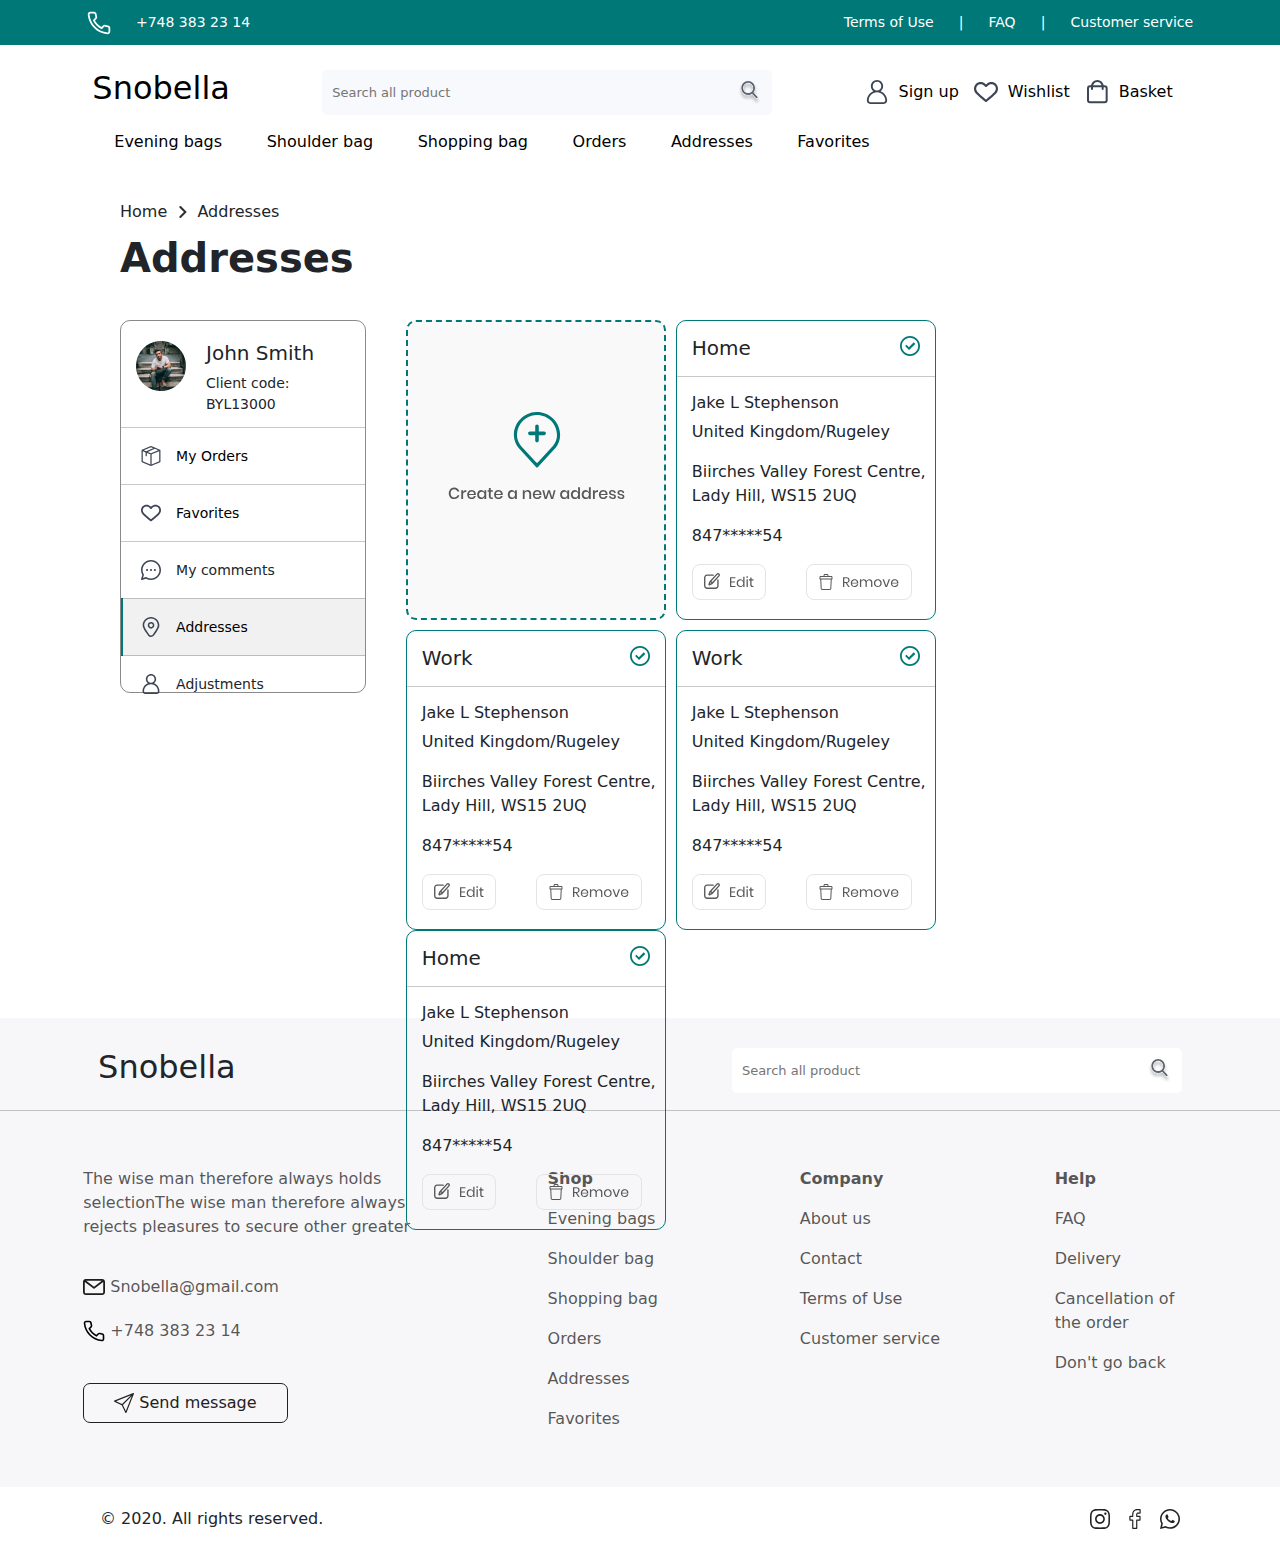
<file: index6.html>
<!DOCTYPE html>
<html lang="en">
<head>
    <meta charset="UTF-8">
    <meta http-equiv="X-UA-Compatible" content="IE=edge">
    <meta name="viewport" content="width=device-width, initial-scale=1.0">
    <link rel="stylesheet" href="./bootstrap.min.css">
    <link rel="stylesheet" href="./style.css">
    <title>Orders</title>
</head>
<body>
<header>
    <div class="head">
        <div>
            <img src="./image/phone-call.svg" alt="phone-call">
            <a href="#">+748 383 23 14</a>
        </div>
        <div class="faq">
            <a href="#">Terms of Use</a>
            <p>|</p>
            <a href="#">FAQ</a>
            <p>|</p>
            <a href="#">Customer service</a>
        </div>
    </div>
    <div class="hdr">
     <a href="./index.html"><h2>Snobella</h2></a>
        <input class="search" type="text" placeholder="Search all product">
        <div class="icons">
            <img src="./image/avatar.svg" alt="avatar">
            <p><a data-bs-toggle="modal" href="#exampleModal">Sign up</a></p>
            <img src="./image/heart.svg" alt="heart">
            <p><a href="./index7.html">Wishlist</a></p>
            <img src="./image/bag.svg" alt="bag">
            <p><a href="./index4.html">Basket</a></p>
        </div>
        <img id="menu" src="./image/menu.svg">
        <div id="menubox">
          <button id="btnx">X</button>
          <ul>
            <li><img src="./image/avatar.svg" alt="avatar"><a data-bs-toggle="modal" href="#exampleModal">Sign up</a></li> 
            <li> <img src="./image/heart.svg" alt="heart"><a href="./index7.html">Wishlist</a></li>
            <li> <img src="./image/bag.svg" alt="bag"><a href="./index4.html">Basket</a></li>
          </ul>
          <ul class="menu1">
            <li><a href="./index.html">Evening bags</a></li>
            <li><a href="./index2.html">Shoulder bag </a></li>
            <li><a href="./index4.html">Shopping bag</a></li>
            <li><a href="./index5.html">Orders</a></li>
            <li><a href="./index6.html">Addresses</a></li>                                                                                                                                                                                                                                                                                                                                                                                                                                                                                                                                                                                                                                                                                                                                                                                                                                                                                                                                                                                                                                                                                                                                                                                                                                                                                                                                                                                                   
            <li><a href="./index7.html">Favorites</a></li>
        </ul>
        </div>
    </div>

  <!-- modal -->
  <div class="modal fade" id="exampleModal" tabindex="-1" aria-labelledby="exampleModalLabel" aria-hidden="true">
    <div class="modal-dialog">
      <div class="modal-content">
        <div class="modal-header">
          <h5 class="modal-title ttop" id="exampleModalLabel">Create Account </h5>
          <button type="button" class="btn-close" data-bs-dismiss="modal" aria-label="Close"></button>
        </div>
        <p class="exc">Excepteur sint occaecat cupidatat mollit </p>
        <div class="modal-body">
          <label>Email</label><br>
           <input class="inputm" type="text" >
           <div class="form-check">
            <input class="form-check-input" type="checkbox" value="" id="flexCheckDefault">
            <label class="form-check-label" for="flexCheckDefault">
                I have read and agree to the terms of use.
            </label>
          </div>
          <button class="btn7 ppdd"  data-bs-toggle="modal" data-bs-target="#exampleModal7">Continue</button>
          <p class="sign">Already have an account? <a data-bs-toggle="modal" href="#exampleModal2">Sign in</a></p>
        </div>
        <div class="modal-footer">
        </div>
      </div>
    </div>
  </div>
<!-- modal2 -->
  <div class="modal fade" id="exampleModal2" tabindex="-1" aria-labelledby="exampleModalLabel" aria-hidden="true">
    <div class="modal-dialog">
      <div class="modal-content tt">
        <div class="modal-header">
          <h5 class="modal-title ttop leftt" id="exampleModalLabel">Login</h5>
          <button type="button" class="btn-close" data-bs-dismiss="modal" aria-label="Close"></button>
        </div>
        <p class="exc">Nor again is there anyone who to enjoy a pleasure that <br>
            or pursues or desires to obtain </p>
        <div class="modal-body">
          <label>Email</label><br>
           <input class="inputm" type="text" ><br>
           <label class="code">Code <a class="forgot" data-bs-toggle="modal" href="#exampleModal3">Forgot your password?</a> </label><br>
           <input class="inputm" type="password" >
           <div class="form-check">
            <input class="form-check-input" type="checkbox" value="" id="flexCheckDefault">
            <label class="form-check-label" for="flexCheckDefault">
                I have read and agree to the terms of use.
            </label>
          </div>
          <button class="btn7 ppdd"  data-bs-toggle="modal" data-bs-target="#exampleModal" >Login</button>
          <p class="sign">Don't have an account yet? <a data-bs-toggle="modal" href="#exampleModal2">Create now</a></p>
        </div>
        <div class="modal-footer">
        </div>
      </div>
    </div>
  </div>
<!-- modal3 -->
<div class="modal fade" id="exampleModal3" tabindex="-1" aria-labelledby="exampleModalLabel" aria-hidden="true">
<div class="modal-dialog">
  <div class="modal-content">
    <div class="modal-header">
      <h5 class="modal-title ttop" id="exampleModalLabel">Forgot your password? </h5>
      <button type="button" class="btn-close" data-bs-dismiss="modal" aria-label="Close"></button>
    </div>
    <p class="exc">Nor again is there anyone who to enjoy a pleasure that <br>
        or pursues or desires to obtain </p>
    <div class="modal-body">
      <label>Enter your email</label><br>
       <input class="inputm" type="text" >
      <button class="btn7 ppdd"  data-bs-toggle="modal" data-bs-target="#exampleModal4">Continue</button>
    </div>
    <div class="modal-footer">
    </div>
  </div>
</div>
</div>
<!-- modal4 -->
<div class="modal fade" id="exampleModal4" tabindex="-1" aria-labelledby="exampleModalLabel" aria-hidden="true">
<div class="modal-dialog">
  <div class="modal-content">
    <div class="modal-header">
      <h5 class="modal-title ttop" id="exampleModalLabel">Forgot your password? </h5>
      <button type="button" class="btn-close" data-bs-dismiss="modal" aria-label="Close"></button>
    </div>
    <p class="exc">Nor again is there anyone who to enjoy a pleasure that <br>
        or pursues or desires to obtain </p>
    <div class="modal-body">
      <label>Code</label><br>
       <input class="inputm" type="password" placeholder=" * * * * * * " >
      <button class="btn7 ppdd"  data-bs-toggle="modal" data-bs-target="#exampleModal5">Approve</button>
      <p class="sign">Code not sent? Send again (01:00 then)</p>
    </div>
    <div class="modal-footer">
    </div>
  </div>
</div>
</div>
<!-- modal5 -->
<div class="modal fade" id="exampleModal5" tabindex="-1" aria-labelledby="exampleModalLabel" aria-hidden="true">
<div class="modal-dialog">
  <div class="modal-content">
    <div class="modal-header">
      <h5 class="modal-title ttop" id="exampleModalLabel">Reset password </h5>
      <button type="button" class="btn-close" data-bs-dismiss="modal" aria-label="Close"></button>
    </div>
    <p class="exc">Nor again is there anyone who to enjoy a pleasure that <br>
        or pursues or desires to obtain </p>
    <div class="modal-body">
      <label>New password</label><br>
       <input class="inputm" type="password" >
      <button class="btn7 ppdd"  data-bs-toggle="modal" data-bs-target="#exampleModal6">Approve</button>
    </div>
    <div class="modal-footer">
    </div>
  </div>
</div>
</div>
<!-- modal6 -->
<div class="modal fade" id="exampleModal6" tabindex="-1" aria-labelledby="exampleModalLabel" aria-hidden="true">
<div class="modal-dialog">
  <div class="modal-content">
    <div class="modal-header">
      <h5 class="modal-title ttop" id="exampleModalLabel"> </h5>
      <button type="button" class="btn-close" data-bs-dismiss="modal" aria-label="Close"></button>
    </div>
    <!-- <p class="exc">Nor again is there anyone who to enjoy a pleasure that <br>
        or pursues or desires to obtain </p> -->
    <div class="modal-body ctr">
         <div class="vektor"><img src="./image/Vector.svg"></div>
         <h5>Password updated successfully</h5>
         <p>Please reload your account enter</p>
      <button class="btn7 ppdd"  data-bs-toggle="modal" data-bs-target="#exampleModalX">Login</button>
    </div>
    <div class="modal-footer">
    </div>
  </div>
</div>
</div>
<!-- modal7 -->
<div class="modal fade" id="exampleModal7" tabindex="-1" aria-labelledby="exampleModalLabel" aria-hidden="true">
<div class="modal-dialog">
  <div class="modal-content">
    <div class="modal-header">
      <h5 class="modal-title ttop" id="exampleModalLabel">Create Account </h5>
      <button type="button" class="btn-close" data-bs-dismiss="modal" aria-label="Close"></button>
    </div>
    <p class="exc">Nor again is there anyone who to enjoy a pleasure that <br>
        or pursues or desires to obtain </p>
    <div class="modal-body">
      <label>Code</label><br>
       <input class="inputm" type="password" placeholder=" * * * * * * " >
      <button class="btn7 ppdd"  data-bs-toggle="modal" data-bs-target="#exampleModal8">Approve</button>
      <p class="sign">Code not sent? Send again (01:00 then)</p>
    </div>
    <div class="modal-footer">
    </div>
  </div>
</div>
</div>
<!-- modal8 -->
<div class="modal fade" id="exampleModal8" tabindex="-1" aria-labelledby="exampleModalLabel" aria-hidden="true">
<div class="modal-dialog">
  <div class="modal-content tt">
    <div class="modal-header">
      <h5 class="modal-title ttop" id="exampleModalLabel">Create Account</h5>
      <button type="button" class="btn-close" data-bs-dismiss="modal" aria-label="Close"></button>
    </div>
    <p class="exc">Nor again is there anyone who to enjoy a pleasure that <br>
        or pursues or desires to obtain </p>
    <div class="modal-body">
      <label>First name and Last name</label><br>
       <input class="inputm" type="text" ><br>
       <label class="code">Password</label><br>
       <input class="inputm" type="password" >
       <div class="form-check">
        <input class="form-check-input" type="checkbox" value="" id="flexCheckDefault">
        <label class="form-check-label" for="flexCheckDefault">
            I have read and agree to the terms of use.
        </label>
      </div>
      <button class="btn7 ppdd"  data-bs-toggle="modal" data-bs-target="#exampleModal2" >Complete</button>
    </div>
    <div class="modal-footer">
    </div>
  </div>
</div>
</div>

    <ul class="menu">
        <li><a href="./index.html">Evening bags</a></li>
        <li><a href="./index2.html">Shoulder bag </a></li>
        <li><a href="./index4.html">Shopping bag</a></li>
        <li><a href="./index5.html">Orders</a></li>
        <li><a href="./index6.html">Addresses</a></li>                                                                                                                                                                                                                                                                                                                                                                                                                                                                                                                                                                                                                                                                                                                                                                                                                                                                                                                                                                                                                                                                                                                                                                                                                                                                                                                                                                                                   
        <li><a href="./index7.html">Favorites</a></li>
    </ul>
</header>
<div class="main left">
    <span>Home</span>
    <img src="./image/left.svg" alt="left">
    <span>Addresses</span>
    <h1>Addresses </h1>
   </div>

<div class="dffle">
    <div class="pbox">
        <div class="dr">
            <img width="50px" height="50px" src="./image/pp.png">
        <div class="txx">
            <h5>John Smith</h5>
            <p>Client code: BYL13000</p></div>
        </div>
        <div class="tbl">
            <hr>
            <img src="./image/box.svg">
            <span><a href="./index5.html">My Orders</a></span>
            <hr>
           <img src="./image/heartt.svg">
           <span><a href="./index7.html">Favorites</a></span>
           <hr>
           <img src="./image/messenger.svg">
           <span>My comments</span>
           <div class="focus">
            <div class="line2"></div>
           <hr>
           <img src="./image/location.svg">
           <span><a href="./index6.html">Addresses</a></span>
           <hr>
           </div>
           <img src="./image/avatar3.svg">
           <span>Adjustments</span>
        </div>
        </div>
        
        <div class="addr">
         <div class="dash">
             <img src="./image/address.svg">
         </div>
         <div class="soli">
           <h5>Home </h5>
           <img class="done" src="./image/done.svg">
           <hr>
          <div class="jake">
            <h6>Jake L Stephenson</h6>
            <p>United Kingdom/Rugeley</p>
            <p>Biirches Valley Forest Centre,<br>
             Lady Hill, WS15 2UQ</p>
             <p>847*****54</p>
             <img class="edit" src="./image/edit.svg">
             <img src="./image/remove.svg">
          </div>
         </div>
         <div class="soli">
            <h5>Work </h5>
            <img class="done" src="./image/done.svg">
            <hr>
           <div class="jake">
             <h6>Jake L Stephenson</h6>
             <p>United Kingdom/Rugeley</p>
             <p>Biirches Valley Forest Centre,<br>
              Lady Hill, WS15 2UQ</p>
              <p>847*****54</p>
              <img class="edit" src="./image/edit.svg">
              <img src="./image/remove.svg">
           </div>
          </div>
          <div class="soli">
            <h5>Work </h5>
            <img class="done" src="./image/done.svg">
            <hr>
           <div class="jake">
             <h6>Jake L Stephenson</h6>
             <p>United Kingdom/Rugeley</p>
             <p>Biirches Valley Forest Centre,<br>
              Lady Hill, WS15 2UQ</p>
              <p>847*****54</p>
              <img class="edit" src="./image/edit.svg">
              <img src="./image/remove.svg">
           </div>
          </div>
          <div class="soli">
            <h5>Home </h5>
            <img class="done" src="./image/done.svg">
            <hr>
           <div class="jake">
             <h6>Jake L Stephenson</h6>
             <p>United Kingdom/Rugeley</p>
             <p>Biirches Valley Forest Centre,<br>
              Lady Hill, WS15 2UQ</p>
              <p>847*****54</p>
              <img class="edit" src="./image/edit.svg">
              <img src="./image/remove.svg">
           </div>
          </div>
               
        </div>
</div>
<footer>
    <div class="foot">
        <h2>Snobella</h2>
        <input class="search wh" type="text" placeholder="Search all product">
    </div><hr>
  <div class="df">
    <div  class="txxt">
        <p class="txt2">The wise man therefore always holds
            selectionThe wise man therefore always 
            rejects pleasures to secure other greater</p>
            <div class="top">
             <img src="./image/email.svg" alt="email">
            <span>Snobella@gmail.com</span>
            </div>
           <div class="top">
            <img src="./image/call.svg" alt="call">
            <span>+748 383 23 14</span>
           </div class="top">
            <button class="btn4"><img src="./image/send.svg" alt="send"> Send message</button>
       </div>
       <div class="sh">
        <div class="shop">
          <p> <strong>Shop</strong></p>
          <p><a href="./index.html">Evening bags</a></p>
          <p><a href="./index2.html">Shoulder bag</a></p>
          <p><a href="./index4.html">Shopping bag</a></p>
          <p><a href="./index5.html">Orders</a></p>
          <p><a href="./index6.html">Addresses</a></p>
          <p><a href="./index7.html">Favorites</a></p>
      </div>
      <div class="comp">
          <p><strong>Company</strong></p>
          <p><a href="#">About us</a></p>
          <p><a href="#">Contact</a></p>
          <p><a href="#">Terms of Use</a></p>
          <p><a href="#">Customer service</a></p>
      </div>
      <div class="help">
          <p><strong>Help</strong></p>
             <p><a href="#">FAQ</a></p>
             <p><a href="#">Delivery</a></p>
             <p><a href="#">Cancellation of the order</a></p>
             <p><a href="#">Don't go back</a></p>
          </div>
      </div>
  </div>
  </div>
  </footer>
  <div class="footer">
      <p>© 2020. All rights reserved.</p>
      <div>
          <img src="./image/instagram.svg" alt="instagram">
          <img src="./image/facebook.svg" alt="facebook">
          <img src="./image/whatsapp.svg" alt="whatsapp">
      </div>
  </div>

   <script src="./bootstrap.min.js"></script>
   <script src="./app.js"></script>
</body>
</html>
</file>
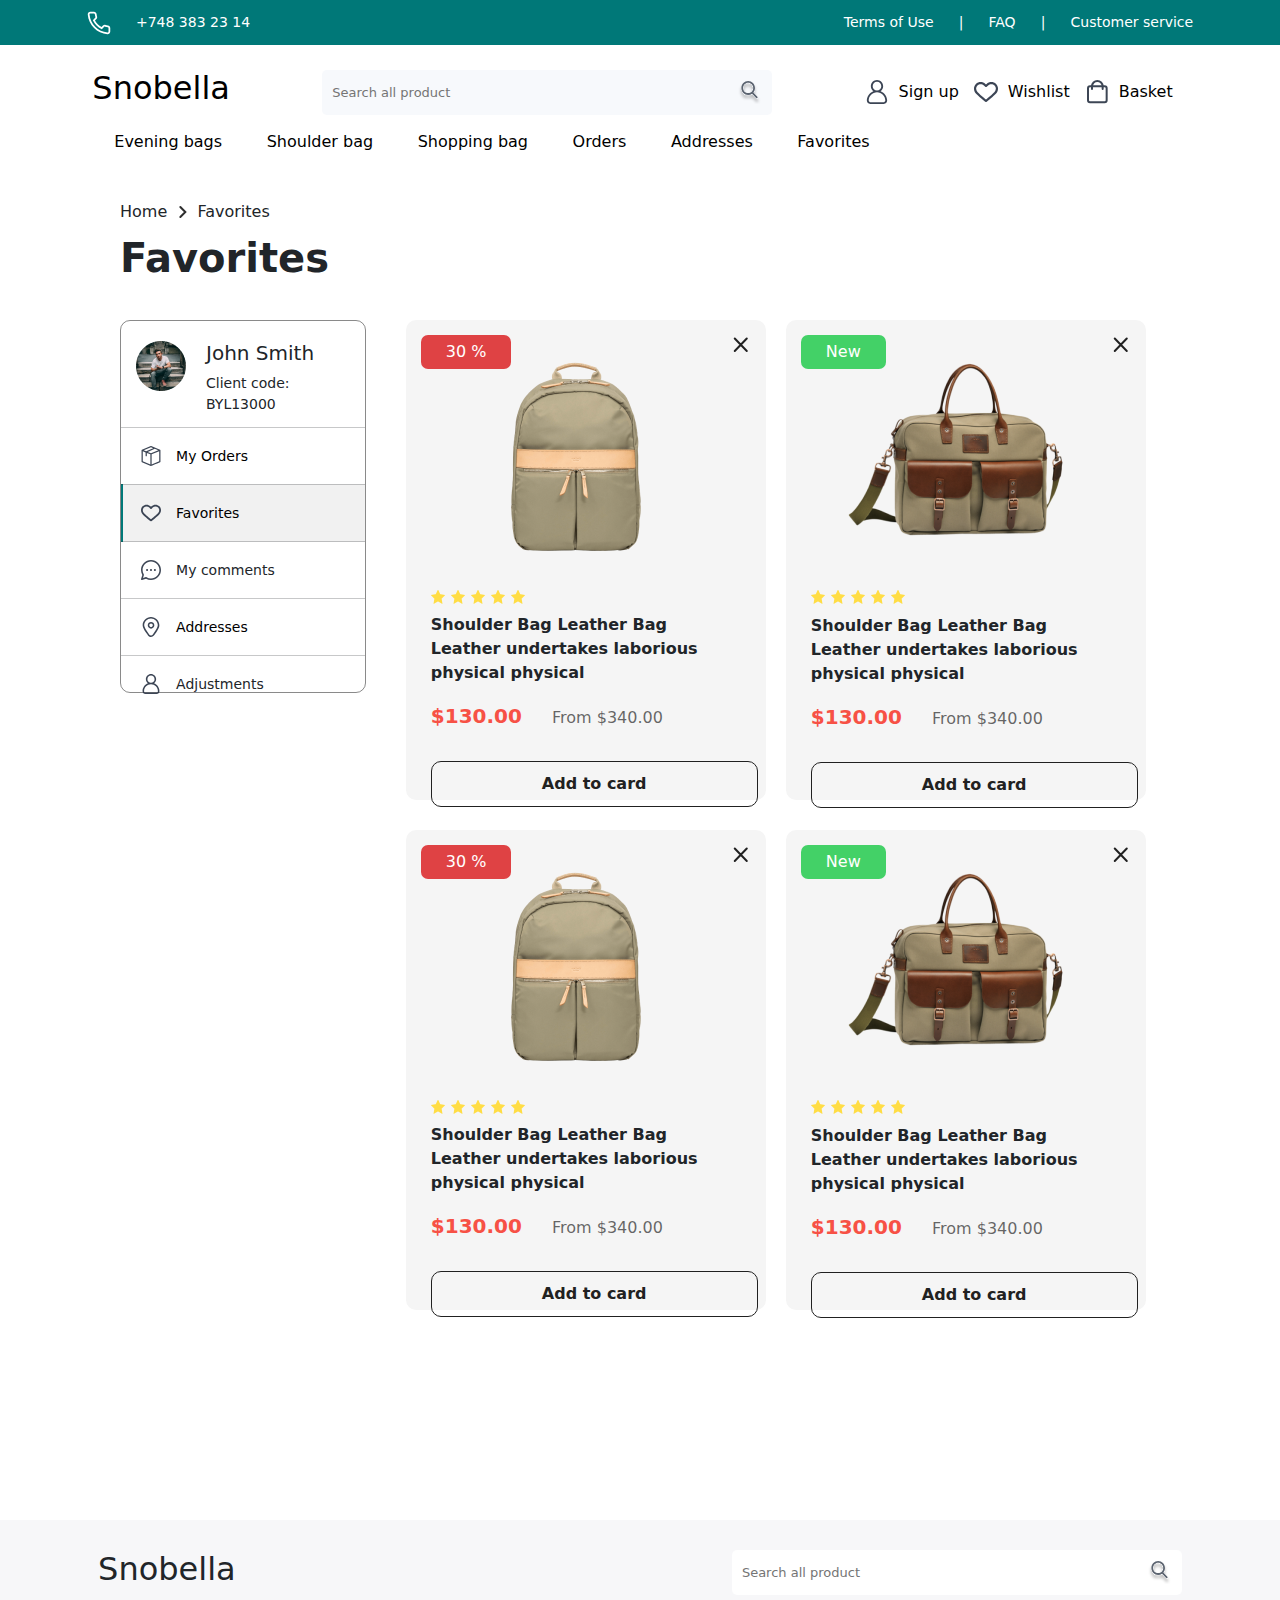
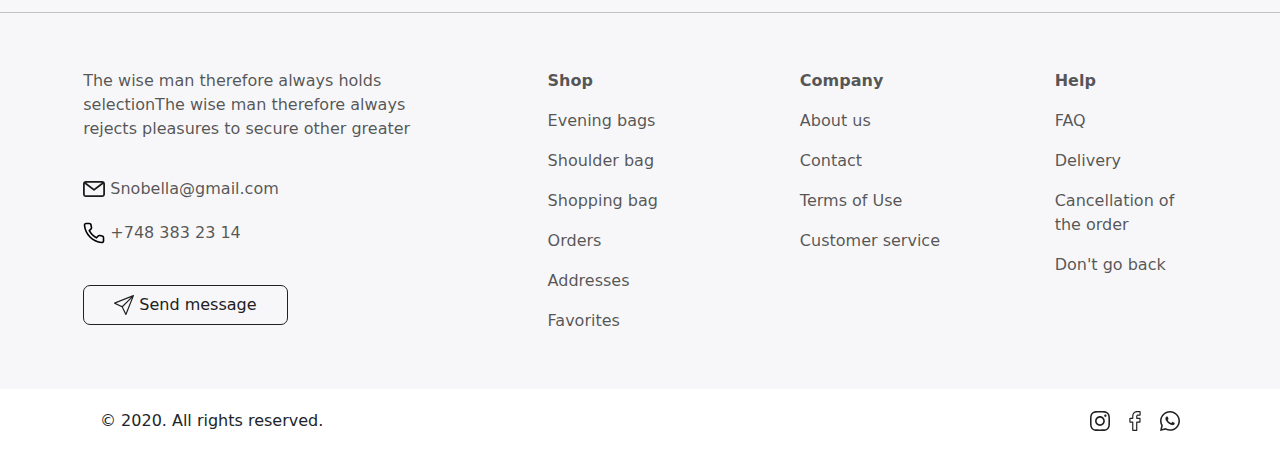
<file: index7.html>
<!DOCTYPE html>
<html lang="en">
<head>
    <meta charset="UTF-8">
    <meta http-equiv="X-UA-Compatible" content="IE=edge">
    <meta name="viewport" content="width=device-width, initial-scale=1.0">
    <link rel="stylesheet" href="./bootstrap.min.css">
    <link rel="stylesheet" href="./style.css">
    <title>Favorites</title>
</head>
<body>
<header>
    <div class="head">
        <div>
            <img src="./image/phone-call.svg" alt="phone-call">
            <a href="#">+748 383 23 14</a>
        </div>
        <div class="faq">
            <a href="#">Terms of Use</a>
            <p>|</p>
            <a href="#">FAQ</a>
            <p>|</p>
            <a href="#">Customer service</a>
        </div>
    </div>
    <div class="hdr">
     <a href="./index.html"><h2>Snobella</h2></a>
        <input class="search" type="text" placeholder="Search all product">
        <div class="icons">
            <img src="./image/avatar.svg" alt="avatar">
            <p><a data-bs-toggle="modal" href="#exampleModal">Sign up</a></p>
            <img src="./image/heart.svg" alt="heart">
            <p><a href="./index7.html">Wishlist</a></p>
            <img src="./image/bag.svg" alt="bag">
            <p><a href="./index4.html">Basket</a></p>
        </div>
        <img id="menu" src="./image/menu.svg">
        <div id="menubox">
          <button id="btnx">X</button>
          <ul>
            <li><img src="./image/avatar.svg" alt="avatar"><a data-bs-toggle="modal" href="#exampleModal">Sign up</a></li> 
            <li> <img src="./image/heart.svg" alt="heart"><a href="./index7.html">Wishlist</a></li>
            <li> <img src="./image/bag.svg" alt="bag"><a href="./index4.html">Basket</a></li>
          </ul>
          <ul class="menu1">
            <li><a href="./index.html">Evening bags</a></li>
            <li><a href="./index2.html">Shoulder bag </a></li>
            <li><a href="./index4.html">Shopping bag</a></li>
            <li><a href="./index5.html">Orders</a></li>
            <li><a href="./index6.html">Addresses</a></li>                                                                                                                                                                                                                                                                                                                                                                                                                                                                                                                                                                                                                                                                                                                                                                                                                                                                                                                                                                                                                                                                                                                                                                                                                                                                                                                                                                                                   
            <li><a href="./index7.html">Favorites</a></li>
        </ul>
        </div>
    </div>

  <!-- modal -->
  <div class="modal fade" id="exampleModal" tabindex="-1" aria-labelledby="exampleModalLabel" aria-hidden="true">
    <div class="modal-dialog">
      <div class="modal-content">
        <div class="modal-header">
          <h5 class="modal-title ttop" id="exampleModalLabel">Create Account </h5>
          <button type="button" class="btn-close" data-bs-dismiss="modal" aria-label="Close"></button>
        </div>
        <p class="exc">Excepteur sint occaecat cupidatat mollit </p>
        <div class="modal-body">
          <label>Email</label><br>
           <input class="inputm" type="text" >
           <div class="form-check">
            <input class="form-check-input" type="checkbox" value="" id="flexCheckDefault">
            <label class="form-check-label" for="flexCheckDefault">
                I have read and agree to the terms of use.
            </label>
          </div>
          <button class="btn7 ppdd"  data-bs-toggle="modal" data-bs-target="#exampleModal7">Continue</button>
          <p class="sign">Already have an account? <a data-bs-toggle="modal" href="#exampleModal2">Sign in</a></p>
        </div>
        <div class="modal-footer">
        </div>
      </div>
    </div>
  </div>
<!-- modal2 -->
  <div class="modal fade" id="exampleModal2" tabindex="-1" aria-labelledby="exampleModalLabel" aria-hidden="true">
    <div class="modal-dialog">
      <div class="modal-content tt">
        <div class="modal-header">
          <h5 class="modal-title ttop leftt" id="exampleModalLabel">Login</h5>
          <button type="button" class="btn-close" data-bs-dismiss="modal" aria-label="Close"></button>
        </div>
        <p class="exc">Nor again is there anyone who to enjoy a pleasure that <br>
            or pursues or desires to obtain </p>
        <div class="modal-body">
          <label>Email</label><br>
           <input class="inputm" type="text" ><br>
           <label class="code">Code <a class="forgot" data-bs-toggle="modal" href="#exampleModal3">Forgot your password?</a> </label><br>
           <input class="inputm" type="password" >
           <div class="form-check">
            <input class="form-check-input" type="checkbox" value="" id="flexCheckDefault">
            <label class="form-check-label" for="flexCheckDefault">
                I have read and agree to the terms of use.
            </label>
          </div>
          <button class="btn7 ppdd"  data-bs-toggle="modal" data-bs-target="#exampleModal" >Login</button>
          <p class="sign">Don't have an account yet? <a data-bs-toggle="modal" href="#exampleModal2">Create now</a></p>
        </div>
        <div class="modal-footer">
        </div>
      </div>
    </div>
  </div>
<!-- modal3 -->
<div class="modal fade" id="exampleModal3" tabindex="-1" aria-labelledby="exampleModalLabel" aria-hidden="true">
<div class="modal-dialog">
  <div class="modal-content">
    <div class="modal-header">
      <h5 class="modal-title ttop" id="exampleModalLabel">Forgot your password? </h5>
      <button type="button" class="btn-close" data-bs-dismiss="modal" aria-label="Close"></button>
    </div>
    <p class="exc">Nor again is there anyone who to enjoy a pleasure that <br>
        or pursues or desires to obtain </p>
    <div class="modal-body">
      <label>Enter your email</label><br>
       <input class="inputm" type="text" >
      <button class="btn7 ppdd"  data-bs-toggle="modal" data-bs-target="#exampleModal4">Continue</button>
    </div>
    <div class="modal-footer">
    </div>
  </div>
</div>
</div>
<!-- modal4 -->
<div class="modal fade" id="exampleModal4" tabindex="-1" aria-labelledby="exampleModalLabel" aria-hidden="true">
<div class="modal-dialog">
  <div class="modal-content">
    <div class="modal-header">
      <h5 class="modal-title ttop" id="exampleModalLabel">Forgot your password? </h5>
      <button type="button" class="btn-close" data-bs-dismiss="modal" aria-label="Close"></button>
    </div>
    <p class="exc">Nor again is there anyone who to enjoy a pleasure that <br>
        or pursues or desires to obtain </p>
    <div class="modal-body">
      <label>Code</label><br>
       <input class="inputm" type="password" placeholder=" * * * * * * " >
      <button class="btn7 ppdd"  data-bs-toggle="modal" data-bs-target="#exampleModal5">Approve</button>
      <p class="sign">Code not sent? Send again (01:00 then)</p>
    </div>
    <div class="modal-footer">
    </div>
  </div>
</div>
</div>
<!-- modal5 -->
<div class="modal fade" id="exampleModal5" tabindex="-1" aria-labelledby="exampleModalLabel" aria-hidden="true">
<div class="modal-dialog">
  <div class="modal-content">
    <div class="modal-header">
      <h5 class="modal-title ttop" id="exampleModalLabel">Reset password </h5>
      <button type="button" class="btn-close" data-bs-dismiss="modal" aria-label="Close"></button>
    </div>
    <p class="exc">Nor again is there anyone who to enjoy a pleasure that <br>
        or pursues or desires to obtain </p>
    <div class="modal-body">
      <label>New password</label><br>
       <input class="inputm" type="password" >
      <button class="btn7 ppdd"  data-bs-toggle="modal" data-bs-target="#exampleModal6">Approve</button>
    </div>
    <div class="modal-footer">
    </div>
  </div>
</div>
</div>
<!-- modal6 -->
<div class="modal fade" id="exampleModal6" tabindex="-1" aria-labelledby="exampleModalLabel" aria-hidden="true">
<div class="modal-dialog">
  <div class="modal-content">
    <div class="modal-header">
      <h5 class="modal-title ttop" id="exampleModalLabel"> </h5>
      <button type="button" class="btn-close" data-bs-dismiss="modal" aria-label="Close"></button>
    </div>
    <!-- <p class="exc">Nor again is there anyone who to enjoy a pleasure that <br>
        or pursues or desires to obtain </p> -->
    <div class="modal-body ctr">
         <div class="vektor"><img src="./image/Vector.svg"></div>
         <h5>Password updated successfully</h5>
         <p>Please reload your account enter</p>
      <button class="btn7 ppdd"  data-bs-toggle="modal" data-bs-target="#exampleModalX">Login</button>
    </div>
    <div class="modal-footer">
    </div>
  </div>
</div>
</div>
<!-- modal7 -->
<div class="modal fade" id="exampleModal7" tabindex="-1" aria-labelledby="exampleModalLabel" aria-hidden="true">
<div class="modal-dialog">
  <div class="modal-content">
    <div class="modal-header">
      <h5 class="modal-title ttop" id="exampleModalLabel">Create Account </h5>
      <button type="button" class="btn-close" data-bs-dismiss="modal" aria-label="Close"></button>
    </div>
    <p class="exc">Nor again is there anyone who to enjoy a pleasure that <br>
        or pursues or desires to obtain </p>
    <div class="modal-body">
      <label>Code</label><br>
       <input class="inputm" type="password" placeholder=" * * * * * * " >
      <button class="btn7 ppdd"  data-bs-toggle="modal" data-bs-target="#exampleModal8">Approve</button>
      <p class="sign">Code not sent? Send again (01:00 then)</p>
    </div>
    <div class="modal-footer">
    </div>
  </div>
</div>
</div>
<!-- modal8 -->
<div class="modal fade" id="exampleModal8" tabindex="-1" aria-labelledby="exampleModalLabel" aria-hidden="true">
<div class="modal-dialog">
  <div class="modal-content tt">
    <div class="modal-header">
      <h5 class="modal-title ttop" id="exampleModalLabel">Create Account</h5>
      <button type="button" class="btn-close" data-bs-dismiss="modal" aria-label="Close"></button>
    </div>
    <p class="exc">Nor again is there anyone who to enjoy a pleasure that <br>
        or pursues or desires to obtain </p>
    <div class="modal-body">
      <label>First name and Last name</label><br>
       <input class="inputm" type="text" ><br>
       <label class="code">Password</label><br>
       <input class="inputm" type="password" >
       <div class="form-check">
        <input class="form-check-input" type="checkbox" value="" id="flexCheckDefault">
        <label class="form-check-label" for="flexCheckDefault">
            I have read and agree to the terms of use.
        </label>
      </div>
      <button class="btn7 ppdd"  data-bs-toggle="modal" data-bs-target="#exampleModal2" >Complete</button>
    </div>
    <div class="modal-footer">
    </div>
  </div>
</div>
</div>

    <ul class="menu">
        <li><a href="./index.html">Evening bags</a></li>
        <li><a href="./index2.html">Shoulder bag </a></li>
        <li><a href="./index4.html">Shopping bag</a></li>
        <li><a href="./index5.html">Orders</a></li>
        <li><a href="./index6.html">Addresses</a></li>                                                                                                                                                                                                                                                                                                                                                                                                                                                                                                                                                                                                                                                                                                                                                                                                                                                                                                                                                                                                                                                                                                                                                                                                                                                                                                                                                                                                   
        <li><a href="./index7.html">Favorites</a></li>
    </ul>
</header>
<div class="main left">
    <span>Home</span>
    <img src="./image/left.svg" alt="left">
    <span>Favorites</span>
    <h1>Favorites </h1>
   </div>

<div class="dffle">
    <div class="pbox">
        <div class="dr">
            <img width="50px" height="50px" src="./image/pp.png">
        <div class="txx">
            <h5>John Smith</h5>
            <p>Client code: BYL13000</p></div>
        </div>
        <div class="tbl">
            <hr>
            <img src="./image/box.svg">
            <span><a href="./index5.html">My Orders</a></span>
            <div class="focus">
            <div class="line2"></div>
           <hr>
           <img src="./image/heartt.svg">
           <span><a href="./index7.html">Favorites</a></span>
           <hr>
           </div> 
           <img src="./image/messenger.svg">
           <span>My comments</span>
           <hr>
           <img src="./image/location.svg">
           <span><a href="./index6.html">Addresses</a></span>
           <hr>
           <img src="./image/avatar3.svg">
           <span>Adjustments</span>
        </div>
        </div>
        
        <div class="addr height">
        <div id="dflex">
        </div>
        <div class="object btm">
            <button class="btn2 red">30 %</button>
            <img class="close" src="./image/close.svg" alt="close">
            <img class="bag" src="./image/backpack1.png" alt="backpack">
            <img class="star" src="./image/star.svg" alt="star">
            <p>Shoulder Bag Leather Bag Leather undertakes laborious physical physical </p>
            <span>$130.00</span>
            <span class="span">From $340.00</span>
            <button class="btn3">Add to card</button>
          </div>
          <div class="object btm">
            <button class="btn2">New</button>
            <img class="close" src="./image/close.svg" alt="close">
            <img class="bag boot" src="./image/shoulder-bag2.png" alt="backpack">
            <img class="star" src="./image/star.svg" alt="star">
            <p>Shoulder Bag Leather Bag Leather undertakes laborious physical physical </p>
            <span>$130.00</span>
            <span class="span">From $340.00</span>
            <button class="btn3">Add to card</button>
          </div>
          <div class="object btm">
            <button class="btn2 red">30 %</button>
            <img class="close" src="./image/close.svg" alt="close">
            <img class="bag" src="./image/backpack1.png" alt="backpack">
            <img class="star" src="./image/star.svg" alt="star">
            <p>Shoulder Bag Leather Bag Leather undertakes laborious physical physical </p>
            <span>$130.00</span>
            <span class="span">From $340.00</span>
            <button class="btn3">Add to card</button>
          </div>
        <div class="object btm">
          <button class="btn2">New</button>
          <img class="close" src="./image/close.svg" alt="close">
          <img class="bag boot" src="./image/shoulder-bag2.png" alt="backpack">
          <img class="star" src="./image/star.svg" alt="star">
          <p>Shoulder Bag Leather Bag Leather undertakes laborious physical physical </p>
          <span>$130.00</span>
          <span class="span">From $340.00</span>
          <button class="btn3">Add to card</button>
        </div>
        </div>
        </div>
</div>


<footer>
    <div class="foot">
        <h2>Snobella</h2>
        <input class="search wh" type="text" placeholder="Search all product">
    </div><hr>
  <div class="df">
    <div  class="txxt">
        <p class="txt2">The wise man therefore always holds 
            selectionThe wise man therefore always 
            rejects pleasures to secure other greater</p>
            <div class="top">
             <img src="./image/email.svg" alt="email">
            <span>Snobella@gmail.com</span>
            </div>
           <div class="top">
            <img src="./image/call.svg" alt="call">
            <span>+748 383 23 14</span>
           </div class="top">
            <button class="btn4"><img src="./image/send.svg" alt="send"> Send message</button>
       </div>
       <div class="sh">
        <div class="shop">
          <p> <strong>Shop</strong></p>
          <p><a href="./index.html">Evening bags</a></p>
          <p><a href="./index2.html">Shoulder bag</a></p>
          <p><a href="./index4.html">Shopping bag</a></p>
          <p><a href="./index5.html">Orders</a></p>
          <p><a href="./index6.html">Addresses</a></p>
          <p><a href="./index7.html">Favorites</a></p>
      </div>
      <div class="comp">
          <p><strong>Company</strong></p>
          <p><a href="#">About us</a></p>
          <p><a href="#">Contact</a></p>
          <p><a href="#">Terms of Use</a></p>
          <p><a href="#">Customer service</a></p>
      </div>
      <div class="help">
          <p><strong>Help</strong></p>
             <p><a href="#">FAQ</a></p>
             <p><a href="#">Delivery</a></p>
             <p><a href="#">Cancellation of the order</a></p>
             <p><a href="#">Don't go back</a></p>
          </div>
      </div>
  </div>
  </div>
  </footer>
  <div class="footer">
      <p>© 2020. All rights reserved.</p>
      <div>
          <img src="./image/instagram.svg" alt="instagram">
          <img src="./image/facebook.svg" alt="facebook">
          <img src="./image/whatsapp.svg" alt="whatsapp">
      </div>
  </div>

   <script src="./bootstrap.min.js"></script>
   <script src="./app.js"></script>
</body>
</html>
</file>
<file: style.css>
*{
    margin: 0;
    padding: 0;
    list-style-type: none;
    text-decoration: none!important;
    box-sizing: border-box;
}
@media screen and (max-width: 600px){ 
#menubox{
    width: 350px;
    height: 625px;
    background-color: rgb(248, 246, 246);
    position: absolute;
    right: -350px;
    top: 65px;
    z-index: 99;
    transition: 1s;
    }
    #menubox li, #menubox a{
    color: rgba(2, 2, 2, 0.733);
    padding-top: 25px;
    font-size: 18px;
    text-align: center;
    margin-right: 20px;
    }
    #btnx{
    background-color: transparent;
    color: black;
    border: none;
    font-size: 25px;
    padding-top:10px;
    padding-left: 10px;
    }
    #menubox img{
        margin-right: 10px;
    }
    .faq{
        padding-left: 0px;
    }
    .menu{
        display: none;
    }
    .icons{
        display: none;
    }
    #menu{
        width: 25px;
        height: 25px;
        margin-left: 10px;
    }
    .search{
        width: 300px;
        height: 40px;
    }
    .hdr{
        margin-bottom: 20px;
    }
    .slider img{
        width: 50%;
        height: 50%;
    }
    .text{
        width: 30%;
        margin-top: 20px;
    }
    .text h2{
        color: #DF4244;
        font-size: 12px;
    }
    .text h3{
        font-size: 20px;
        font-weight: 700;
    }
    .ttt{
        font-size: 12px;
    }
    .btn{
        background-color: #206363;
        color: white;
        padding: 5px 30px;
    }
    .box{
        flex-wrap: wrap;
    }
    .box img{
        width: 25px;
        height: 25px;
    }
    .box span{
        font-size: 14px;
    }
    .box2{
        display: flex;
        justify-content: space-evenly;
        padding: 20px;
    }
    .mbox{
    width: 120px;
    height: 125px;
    background-color: #F5F5F5;
    border-radius: 10px;
    position: relative
    }
    .mbox img{
        width: 70%;
    }
    .txt{
        display: flex;
        justify-content: space-between;
        padding: 30px;
    }
    .txt h2{
        padding-right: 30px;
        font-size: 24px;
    }
    .foot{
        padding-left: 30px;
        padding-right: 30px;
    }
    .df{
        display: flex;
        justify-content: space-evenly;
        padding: 40px 20px;
        color: rgba(33, 33, 33, 0.75);
        flex-wrap: wrap;
        font-size: 16px;
    }
    .txt2{
      width: 80%;
    }
    .shop{
        padding-right: 50;
    }
    .comp{
        padding-left: 50px;
    }
    .help{
        padding-left: 50px;
    }
    .sh{
        padding-top: 30px;
        display: flex;
        justify-content: space-between;
    }
    .main h1{
        font-size: 25px;
        font-weight: 700;
        padding-top: 10px;
    }
    .box4{
        padding: 20px 30px;
        position: relative;
        margin-bottom: 100px;
    }
    .sel{
    position: absolute;
    top: 60px;
    right: 50px;
    }
    .sel select{
        padding: 0 20px;
        margin-left: 10px;
        border-radius: 5px;
    }
    .sel p{
        padding-top: 20px;
        font-size: 14px;
    }
    .box5{
        padding-top: 50px;
        /* display: flex; */
    }
    .minibox1{
        width: 250px;
        height: 310px;
        border: 1px solid black;
        padding: 30px;
        border-radius: 10px;
        position: relative;
        margin-bottom: 20px;
        margin-right: 20px;
    }
    .clmn{
        display: flex;
        /* flex-direction: column; */
        flex-wrap: wrap;
    }
    .clmn2{
        display: flex;
        flex-wrap: wrap;
        margin-left: 80px;
    }
    .price{
        width: 250px;
        height: 120px;
        border: 1px solid black;
        padding: 19px;
        border-radius: 10px;
        position: relative;
        margin-bottom: 20px;
        margin-right: 20px;
    }
    .topp{
        position: absolute;
        right: 20px;
        top: 15px;
    }
    .col0r{
        width: 520px;
    }
    .btm{
        margin-bottom: 30px;
       
    }
    .left{
        padding-left: 40px;
        padding-top: 30px;
        padding-bottom: 30px;
    }
    .box6{
        /* display: flex; */
        padding:20px;
        justify-content: space-around;
        margin-bottom: 50px;
    }
    .boxm{
        width: 565px;
        height: 230px;
        border: 1px solid rgba(0, 0, 0, 0.596);
        border-radius: 10px;
        display: flex;
        justify-content: space-around;
        padding: 20px;
        margin-bottom: 20px;
    }
    .hotel{
        padding-left: 20px;
    }
    .boxm h5{
        padding-left: 45px;
    }
    .ico{
        padding-top: 110px;
        padding-right: 26px;
        padding-left: 20px;
        padding-left: 34px;
    }
    .ico span{
        padding: 0 10px;
    }
    .cart{
        width: 560px;
        height: 240px;
        background-color: rgba(249, 249, 249, 1);
        padding: 30px 0;
        border-radius: 10px;
    }
    .cartt{
        padding-left: 0px;
    }
    .inp{
        padding: 8px 120px;
        border: 1px solid rgba(0, 0, 0, 0.637);
        outline: none;
        border-radius: 5px;
        margin-top: 30px;
        margin-left: 40px;
        background-color: transparent;
    }
    .btn9{
        border: none;
        color: white;
        background-color:rgba(255, 105, 94, 1);
        border-radius: 0 5px 5px 0;
        padding: 9px 15px;
        margin-left: -10px;
    
    }
    .btn10{
        background-color:#DF4244;
        color: white;
        width: 480px;
        height: 50px;
        border-color: transparent;
        border-radius: 10px;
        margin-top: 20px; 
        margin-bottom: 10px;
        margin-left: 40px;
    }
    .btn11{
        background-color: transparent;
        color: rgba(0, 0, 0, 0.74);
        border: 1px solid rgba(0, 0, 0, 0.74);
        width: 480px;
        height: 50px;
        border-radius: 10px;
        margin-left: 40px;
    }
.boox{
    border: 1px solid rgba(0, 0, 0, 0.37);
    text-align:center;
    padding: 18px;
}
.ww{
    background-color: white!important;
    /* padding: 70px 110px; */
}
.dffle{
    /* display: flex; */
    padding:20px 40px;
}
.pbox{
    width: 515px;
    height: 373px;
    border: 1px solid rgba(0, 0, 0, 0.459);
    border-radius: 10px;
}
.tble{
    /* width: 840px; */
    width: 100%;
    height: 518px;
    border: 1px solid rgba(0, 0, 0, 0.432);
    border-radius: 10px;
    /* margin-left: 40px; */
    margin-top: 20px;
    padding-top: 10px;
    overflow-y: scroll;
    
}
.height{
    width: 840px;
    height: 518px;
    border-radius: 10px;
    flex-wrap: wrap;
    margin-top: 50px;
    margin-left: 60px;
    
}
.addr{
    width: 100%;
    height: auto;
    border-radius: 10px;
    /* margin-left: 40px; */
    display: flex;
    flex-wrap: wrap;
    margin-top: 50px;
    /* margin-left: 75px; */
    
}
.dash{
    width: 250px;
    height: 300px;
    background-color: #F9F9F9;
    border: 2px dashed #007878;
    border-radius: 10px;
    margin-right: 10px;
    margin-bottom: 10px;
}
.dash img{
    padding-top: 90px;
    padding-left: 30px;
}
.soli{
    width: 250px;
    height: 300px;
    background-color: transparent;
    border: 1px solid #007878;
    border-radius: 10px;
    margin-right:10px;
    position: relative;
    margin-bottom: 10px;
}
.home{
    padding-left: 40px;
}
.dflex{
    display: flex;
    flex-wrap: wrap;
    padding: 29px;
}
.texts{
    margin-left: 20px;
    margin-top: 40px;
}
.tx{
    padding: 20px;
}
.comm{
    border: 1px solid rgba(0, 0, 0, 0.596);
    width: 560px;
    height: auto;
    border-radius: 10px;
    padding: 20px 40px;
    margin-bottom: 30px;
}
.safe{
    width: 50%;
}
.owl-carousel{
    width: 92%!important;
    padding-left: 60px!important;
}
.owl-item{
    width: auto!important;
    margin-right: 0!important;
}
.owl-stage{
    width: 20008px!important;
}

}
@media screen and (min-width: 1200px){ 
    .menu{
        width: 65%;
        display: flex;
        justify-content: space-around;
        margin-left: 60px;
        margin-top: 10px;
    }
    .faq{
        padding-left: 400px;
    }
    .icons{
        display: flex;
        justify-content: space-between;
        padding-top: 15px;
    }
    .icons img{
        width: 24px;
        height: 24px;
        margin-right: 10px;
    }
    .icons p{
        margin-right: 15px;
    }
    #menu{
        display: none;
    }
    .search{
        width: 450px;
        height: 45px;
    }
    #menubox{
        display: none;
    }
    .slider img{
        padding-left: 60px;
    }
    .text{
        width: 30%;
        margin-top: 100px;
    }
    .text h2{
        color: #DF4244;
        font-size: 24px;
    }
    .text h3{
        font-size: 40px;
        font-weight: 700;
    }
    .btn{
        background-color: #206363;
        color: white;
        padding: 5px 30px;
        margin-top: 30px;
    }
    .box2{
        display: flex;
        justify-content: space-evenly;
        padding: 80px 90px;
    }
    .mbox{
        width: 260px;
        height: 160px;
        background-color:#F5F5F5;
        border-radius: 10px;
        position: relative;
    }
    .txt{
        display: flex;
        justify-content: space-between;
        padding: 30px 120px;
    }
    .txt h2{
        padding-right: 30px;
        font-size: 32px;
    }
    .df{
        display: flex;
        justify-content: space-evenly;
        padding: 40px 0;
        color: rgba(33, 33, 33, 0.75);
    }
    .sh{
        display: flex;
    }
    .shop{
        padding-right: 50px;
        padding-left: 10px;
        width: 100%;
    }
    .comp{
        padding-left: 50px;
        width: 100%;
    }
    .help{
        padding-left: 100px;
        width: 100%;
    }
    .txxt{
        width: 29%;
    }
    .main h1{
        font-size: 40px;
        font-weight: 700;
        padding-top: 10px;
    }
    .box4{
        padding: 20px 120px;
        position: relative;
        margin-bottom: 100px;
    }
    .sel{
    position: absolute;
    right: 120px;
    }
    .sel select{
        padding: 0 20px;
        margin-left: 20px;
        border-radius: 5px;
    }
    .sel p{
        padding-top: 20px;
    }
    .box5{
        padding-top: 50px;
        display: flex;
    }
    .minibox1{
        width: 300px;
        height: 310px;
        border: 1px solid black;
        padding: 30px;
        border-radius: 10px;
        position: relative;
        margin-bottom: 20px;
    }
    .clmn{
        display: flex;
        flex-direction: column;
    }
    .clmn2{
        display: flex;
        flex-wrap: wrap;
        margin-left: 48px;
    }
    .price{
        width: 300px;
        height: 150px;
        border: 1px solid black;
        padding: 30px;
        border-radius: 10px;
        position: relative;
        margin-bottom: 20px;
    }
    .topp{
        position: absolute;
        right: 20px;
        top: 30px;
    }
    .btm{
        margin-bottom: 30px;
    }
    .left{
        padding-left: 120px;
        padding-top: 30px;
        padding-bottom: 30px;
    }
    .box6{
        display: flex;
        padding: 0 120px;
        justify-content: space-around;
        margin-bottom: 50px;
    }
    .boxm{
        width: 740px;
        height: 210px;
        border: 1px solid rgba(0, 0, 0, 0.596);
        border-radius: 10px;
        display: flex;
        justify-content: space-around;
        padding-top: 20px;
        margin-bottom: 20px;
    }
    .boxm h5{
        padding-left: 80px;
    }
    .ico{
        padding-top: 110px;
    }
    .ico span{
        padding: 0 10px;
    }
    .cart{
        width: 360px;
        height: 240px;
        background-color: rgba(249, 249, 249, 1);
        padding: 30px 0;
        border-radius: 10px;
    }
    .cartt{
        padding-left: 30px;
    }
    .inp{
        padding: 8px 20px;
        border: 1px solid rgba(0, 0, 0, 0.637);
        outline: none;
        border-radius: 5px;
        margin-top: 30px;
        margin-left: 40px;
        background-color: transparent;
    }
    .btn9{
        border: none;
        color: white;
        background-color:rgba(255, 105, 94, 1);
        border-radius: 0 5px 5px 0;
        padding: 9px 15px;
        margin-left: -10px;
    
    }
    .btn10{
        background-color:#DF4244;
        color: white;
        width: 360px;
        height: 50px;
        border-color: transparent;
        border-radius: 10px;
        margin-top: 20px; 
        margin-bottom: 10px;
    }
    .btn11{
        background-color: transparent;
        color: rgba(0, 0, 0, 0.74);
        border: 1px solid rgba(0, 0, 0, 0.74);
        width: 360px;
        height: 50px;
        border-radius: 10px;
    }
    .boox{
        border: 1px solid rgba(0, 0, 0, 0.37);
        text-align:center;
        padding: 18px;
    }
    .ww{
        background-color: white!important;
        padding: 70px 110px!important;
    }
    .dffle{
        display: flex;
        padding: 0px 110px 130px 120px;
    }
    .pbox{
        width: 270px;
        height: 373px;
        border: 1px solid rgba(0, 0, 0, 0.459);
        border-radius: 10px;
    }
    .tble{
        width: 840px;
        height: 518px;
        border: 1px solid rgba(0, 0, 0, 0.432);
        border-radius: 10px;
        margin-left: 40px;
        padding-top: 10px;
        
    }
    .addr{
        width: 840px;
        height: 518px;
        border-radius: 10px;
        margin-left: 40px;
        display: flex;
        flex-wrap: wrap;
        margin-bottom: 50px;
    }
    .dash{
        width: 260px;
        height: 300px;
        background-color: #F9F9F9;
        border: 2px dashed #007878;
        border-radius: 10px;
        margin-right: 10px;
        margin-bottom: 10px;
    }
    .dash img{
        padding-top: 90px;
        padding-left: 40px;
    }
    .soli{
        width: 260px;
        height: 300px;
        background-color: transparent;
        border: 1px solid #007878;
        border-radius: 10px;
        margin-right:10px;
        position: relative;
    }
    .home{
        padding-left: 125px;
    }
    .dflex{
        display: flex;
        padding: 50px 120px;
    }
    .texts{
        margin-left: 50px;
    }
    .tx{
        padding: 10px 120px;
    }
    .comm{
        border: 1px solid rgba(0, 0, 0, 0.596);
        width: 970px;
        height: 180px;
        border-radius: 10px;
        padding: 20px 40px;
        margin-bottom: 30px;
    }
    .owl-carousel{
        width: 92%!important;
    padding-left: 120px!important;
    }






}

.head{
    width: 100%;
    height: auto;
    background-color:#007878;
    display: flex;
    justify-content: space-around;
    padding: 10px 0;
}
.head p, .head a{
    display: inline;
    color: white;
    font-size: 14px;
    padding-left: 20px;
}
.head:hover a{
    color: white;
}
.menu a, .hdr a{
    color: black;
}
.menu:hover a, .hdr a:hover{
    color: rgba(0, 0, 0, 0.822);
}
.search{
    border:none;
    padding: 10px;
    font-size: 13px;
    border-radius: 5px;
    background-color: #F7F9FC;
    background-image: url('./image/search.svg');
    background-repeat: no-repeat;
    background-size: 10% 50%;
    background-position: right center;
    outline: 0;
}
.hdr{
    display: flex;
    justify-content: space-evenly;
    align-items: center;
    padding-top: 20px;
}
.slider{
    background-color: #FFE2E0;
    display: flex;
    justify-content: center;
    padding-top: 20px;
}
/* ///////////////////////////////// */
.box3{
display: flex;

}
/* /////////////////////////////////////////// */
.box{
    background-color:#F7F7F7;
    display: flex;
    justify-content: space-evenly;
    padding: 40px 60px;
}
.box span{
    padding-left: 10px;
    font-weight: 600;
}

.mbox span{
    font-size: 18px;
    font-weight: 600;
    position: absolute;
    top: 20px;
    left: 20px;
}
.mbox img{
    position: absolute;
    bottom: 0;
    right: 0;    
}
.pp{
    padding: 60px 0px;
}
.object{
    width: 360px;
    /* width: 30%; */
    height: 480px;
    background-color:#F5F5F5;
    border-radius: 10px;
    margin-right:20px ;
    position: relative;
}
.btn2{
    background-color: #43D167;
    color: white;
    padding: 5px 25px;
    border: none;
    border-radius: 7px;
    position: absolute;
    top: 15px;
    left: 15px;
}
.mt{
    margin-top: 20px!important;
}
.heart{
    position: absolute!important;
    top: 15px!important;
    right: 15px!important;
    width: auto!important;
}
.close{
    position: absolute;
    top: 15px;
    right: 15px; 
}
.star{
    position: absolute!important;
    top: 270px!important;
    left: 25px!important;
    width: auto!important;
}
.bag{
    padding-top: 20px;
    padding-left: 60px;
    width: auto!important;
}
.object p{
padding-top:30px;
padding-left: 25px;
font-weight: 600;
width: 90%;
}
.object span{
    font-size: 20px;
    color: #F75145;
    font-weight: 700;
    padding-left: 25px;
}
.object .span{
    color: rgba(54, 54, 54, 0.75);
    font-size: 16px;
    font-weight: 500;
}
.red{
    background-color: #DF4244;
}
.bbot{
    padding-bottom: 10px; 
}
.boot{
    padding-bottom: 25px;
}
.pink{
    background-color: #FFF7F7;
    padding: 50px 0px;
    margin-top: 50px;
}
.w{
    background-color: white;
}
.bott{
    padding: 65px 60px;
}
.pad{
    padding:56px 60px;
}
.btn3{
    color: rgba(33, 33, 33, 1);
    background-color: transparent;
    border:1px solid rgba(33, 33, 33, 1);
    padding: 10px 110px;
    border-radius: 10px;
    font-weight: 600;
    margin-left: 25px;
    margin-top: 30px;
    
}
.btn3:hover{
    background-color:rgba(33, 33, 33, 0.808);
    color: white;
}
.hidden{
    width: 90%;
    overflow:hidden;
}
footer{
    background-color: #F7F7F9;
}
.foot{
    display: flex;
    justify-content: space-around;
    align-items: center;
    padding-top: 30px ;
}
.wh{
    background-color: white;
    margin-left: 300px;
}
.btn4{
    background-color: transparent;
    border:1px solid rgba(33, 33, 33, 1);
    color:  rgba(33, 33, 33, 1);
    padding: 7px 30px;
    border-radius: 7px;
    margin-top: 40px;
}
.btn4:hover{
    background-color: rgba(33, 33, 33, 1);
    color: white;
}

.top{
    padding-top: 20px;
}
.footer{
    display: flex;
    justify-content: space-between;
    padding: 20px 100px 0 100px;
}
.footer img{
    padding-left: 10px;
}
.df a{
    color:rgba(33, 33, 33, 0.75);  
}
.df a:hover{
    color:rgba(33, 33, 33, 0.75);
}
.box4 a{
    color: black;
}
.box4 a:hover{
    color: black;
}
.minibox1 img{
    position: absolute;
    right: 20px;
    top: 30px;
}
.but{
    margin-bottom: 15px;
}

.price input{
    width: 70px;
    height: 40px;
    padding-left: 20px;
    border-radius: 5px;
    border: 1px solid black;
    outline: none;
}
.btn5{
    width: 50px;
    height: 41px;
    background-color: #EF544F;
    border-radius: 5px;
    border: transparent;
}
.btn6{
    width: 64px;
    height: 40px;
    border-radius: 5px;
    border: 1px solid black;
    background-color: transparent;
}
.btn6:hover{
    background-color: #EF544F;
    color: white;
    border:#EF544F;
}
.btn6:focus{
    background-color: #EF544F;
    color: white;
    border:#EF544F;
}
.clr{
    width: 18px;
    height: 18px;
    border-radius: 50%;
    border: none;
    margin: 5px;
}
.clr1{
    background-color: #275240;
}
.clr2{
    background-color: #0085FF;
}
.clr3{
    background-color: #3D2A33;
}
.clr4{
    background-color: #773838;
}
.clr5{
    background-color: #000000;
}
.clr6{
    background-color: #307E46;
}
.clr7{
    background-color: #0085FF;
}
.clr8{
    background-color: #FF6B00;
}
.clr9{
    background-color: #D6B73B;
}
.clr10{
    background-color: #7C4DFF;
}
.clr11{
    background-color: #F75145;
}
.clr12{
    background-color: #842759;
}
.clr13{
    background-color: #895C31;
}
.clr:hover{
    border: 2px solid rgba(0, 0, 0, 0.712);
    cursor: pointer;
}
.color{
    display: flex;
    flex-wrap: wrap;
}
.ob{
    width: 430px;
    height: 410px;
    margin-left: 20px;
}
.imgs{
    display: flex;
    flex-direction: column;
    align-items: center;
}
.imgs img{
    width: 72px;
    height: 94px;
    margin-bottom: 10px;
    opacity: .7;
}

.texts h2{
    font-size: 24px;
}
.bagg{
    width: 400px;
    height: 439px;
    padding: 20px;
}
.imgs img:hover{
opacity: 1;
}
.mnbox{
    width: 220px;
    height: 60px;
    border: 1px solid rgba(0, 0, 0, 0.767);
    border-radius: 10px;
    padding: 15px;
    margin-right: 20px;
    margin-bottom: 20px;
}
.mnbox span{
padding-left: 35px;
font-weight: 500;
}
.mnbox .spann{
    padding-left: 23px;
}
.redd{
    border: 1px solid #DF4244;
    color:#DF4244 ;
}
.dfl{
    display: flex;
    flex-wrap: wrap;
    margin-top: 30px;
}
.dfle{
    display: flex;
    padding-top: 10px;
}
.cllr{
margin-left: 50px;
}
.btn7{
    background-color:#DF4244;
    color: white;
    width: 240px;
    height: 50px;
    border-color: transparent;
    border-radius: 10px;
    margin-top: 30px;
}
.btn8{
    background-color: transparent;
    color: rgba(0, 0, 0, 0.74);
    border: 1px solid rgba(0, 0, 0, 0.74);
    width: 240px;
    height: 50px;
    border-radius: 10px;
    margin-top: 30px;
}
.btn8:hover{
    background-color: rgba(0, 0, 0, 0.733);
    color: white;
}
.wp{
    padding-top: 20px;
    text-decoration: underline!important;
    color: black;
}
.wp:hover{
    color: black;
}

.tx span{
    font-size: 20px;
}
#sp{
    padding-left: 40px;
    color: rgba(0, 0, 0, 0.712);
}
#sp:hover, #des:hover{
    cursor: pointer;
}
#des{
    font-weight: 700;
}
#line{
    width: 95px;
    height: 3px;
    background-color: #DF4244;
    margin-top: -20px;
    margin-bottom: 30px;
}
.tx p{
    padding-top: 20px;
    width: 90%;
}
.ppd{
    padding-top: 20px;
}

.comm span{
    padding-right:20px;
    margin-bottom: 20px;
}
.comm h6{
    padding-top: 10px;
}
.bg{
    width: 150px;
    height: 180px;
    background-color: #F9F9F9;
    border-radius: 10px;
}
.bg img{
    padding: 15px;
}
.grey{
    padding-left: 40px;
}
.day{
    padding-top: 10px;
}

.rr{
    color: #DF4244;
}
.dff{
    display: flex;
    justify-content: space-around;
}

.btn11:hover{
    background-color: rgba(0, 0, 0, 0.733);
    color: white;
}
.dr{
    display: flex;
    padding: 20px 15px 0 15px ;
}
.txx{
    padding-left: 20px;
}

.focus{
    background-color: rgba(0, 0, 0, 0.055);
    position: relative;
}
.line2{
    width: 2px;
    height: 58px;
    background-color: rgba(0, 120, 120, 1);
    position: absolute;

}
.tbl span{
    font-size: 14px
}
.tbl a{
    color: black;
}
.tbl a:hover{
    color: black;
}
.tbl img{
    padding-left: 20px;
    padding-right: 10px;
}
.tbl{
    margin-top: -20px;
}
.txx p{
    font-size: 14px;
}

.pleft{
    padding-left: 30px!important;
}
.ptop{
    padding-top: 20px!important;
}


.soli h5{
    padding-left: 15px;
    padding-top: 15px;
}
.done{
    position: absolute;
    right: 15px;
    top: 15px;
}
.jake{
    padding-left: 15px;
}
.edit{
    padding-right: 35px;
}
#dflex{
    display: flex;
    flex-wrap: wrap;
}
.inputm{
    width: 350px;
    height: 48px;
    border-radius: 10px;
    border: 1px solid rgba(0, 0, 0, 0.568);
    outline: none;
    padding-left: 10px;
}
.modal-content .exc{
    text-align: center;
}
.modal-title{
    text-align: center!important;
}
.sign{
    padding: 5px 0 0 60px;
}
.ppdd{
    
    width: 360px;
}
.ttop{
    margin-top: 10px;
}
.forgot{
    margin-left: 140px;
}
.tt{
    margin-top: 120px;
}
.modal-content a{
    color: black;
    font-weight: 600;
}
.modal-content a:hover{
    color: rgba(0, 0, 0, 0.541);
}
.code{
    padding-top: 20px;
}
.leftt{
    padding-left: 40px;
}
.vektor{
    width: 80px;
    height: 80px;
    border-radius: 50%;
    background-color: #F3F3F3;
    margin-left: 180px;
    margin-bottom: 20px;
}
.ctr{
    text-align: center;
    padding: 1rem!important;
}
.vektor img{
    padding: 20px;
}
.height{
    height: auto;
}
.heart:hover{
    cursor: pointer;
}
/* .thumbs{
    border: 2px solid red;
    position: relative;
}*/
/* .thumbs img{
    position: absolute;
}  */
.back{
    position: relative;
    top: 30px;
    left: 0px;
    z-index: 99;
}
.next{
    /* position: relative; */
    top: 400px;
    left: 1030px;
    z-index: 99;
}

.vslider{
width: 1099px;
}
/* //////////////////// */

:root {
    --main-image-width: 500px;
    --main-image-height: 400px;
    --thumbnail-track-width: 90px;
    --thumbnail-height: 79px;
}
.product-image-carousels {
    display: flex;
    justify-content: center;
}
/** Thumbnails carousel */
.thumbnails-slider {
    width: var(--thumbnail-track-width);
    padding: 30px 0;
    margin-right: 5px;
    /** Previous/next buttons */
    /** Single thumbnail */
}
.thumbnails-slider button {
    height: 30px;
    width: 100%;
    padding: 0;
    margin: 0;
    font-size: 30px;
    color: rgba(0, 0, 0, .7);
}
.thumbnails-slider button:not([disabled]):hover {
    background-color: rgba(0, 0, 0, .1);
    color: black;
}
.thumbnails-slider button:focus {
    background-color: royalblue;
}
.thumbnails-slider button:focus .slick-prev-icon, .thumbnails-slider button:focus .slick-next-icon {
    color: white !important;
}
.thumbnails-slider button.slick-prev {
    top: 15px;
    left: 0;
}
.thumbnails-slider button.slick-prev .slick-prev-icon {
    display: inline-block;
    transform: rotate(90deg);
    color: black;
}
.thumbnails-slider button.slick-next {
    bottom: -15px;
    right: 0;
    top: auto;
}
.thumbnails-slider button.slick-next .slick-next-icon {
    display: inline-block;
    transform: rotate(90deg);
    color: black;
}
.thumbnails-slider .thumbnail-button {
    display: block;
    height: var(--thumbnail-height) !important;
    cursor: pointer;
    border: 0;
    background: none;
    background-color: rgba(0, 0, 0, .4);
    transition: opacity 0.1s linear;
}
.thumbnails-slider .thumbnail-button:focus img, .thumbnails-slider .thumbnail-button:hover img, .thumbnails-slider .thumbnail-button[aria-current="true"] img {
    opacity: 1;
    filter: grayscale(0);
}
.thumbnails-slider .thumbnail-button:focus img {
    outline: 3px dashed white;
    outline-offset: -4px;
}
.thumbnails-slider .thumbnail-button img {
    display: block;
    width: 100%;
    height: 100%;
    opacity: 0.3;
    object-fit: cover;
    filter: grayscale(0.6);
    transition: all 0.1s linear;
}
/** Main image carousel */
.main-image-slider {
    position: relative;
    width: var(--main-image-width);
    height: var(--main-image-height);
    position: relative;
    margin-bottom: 1px;
    /** Previous/next buttons */
    /** Slides */
}
.main-image-slider button {
    z-index: 1;
}
.main-image-slider button.slick-prev {
    left: 10px;
}
.main-image-slider button.slick-prev .slick-prev-icon {
    opacity: 1;
}
.main-image-slider button.slick-next {
    right: 10px;
}
.main-image-slider button.slick-next .slick-next-icon {
    opacity: 1;
}
.main-image-slider .slick-slide {
    width: var(--main-image-width);
}
.main-image-slider .slick-slide .image-link {
    height: var(--main-image-height);
    overflow: hidden;
    transition: outline 0.1s linear;
}
.main-image-slider .slick-slide .image-link:focus {
    outline: 4px dashed white;
    outline-offset: -7px;
}
.main-image-slider .slick-slide .image-link img {
    display: block;
    object-fit: cover;
    width: 100%;
    height: 100%;
}
/** Demo only */
.note {
    text-align: center;
    font-size: 14px;
    width: var(--main-image-width);
    padding: 0 20px;
    margin: 0 auto;
    opacity: 0.8;
}
.note a {
    color: black;
    font-weight: bold;
}
</file>
